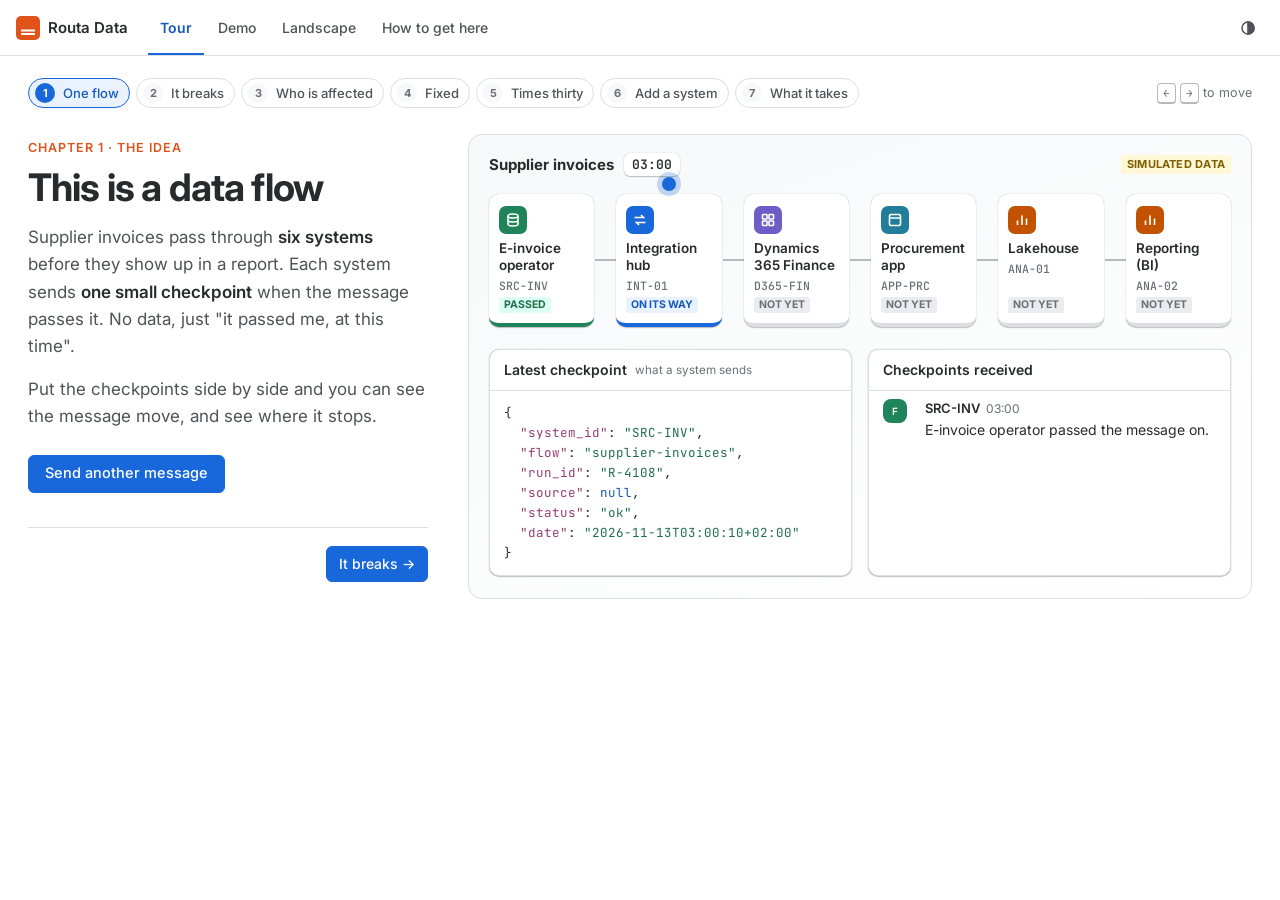
<file: index.html>
<!doctype html>
<html lang="en">
<head>
<meta charset="utf-8">
<meta name="viewport" content="width=device-width, initial-scale=1">
<title>Routa · Data contracts</title>
<meta http-equiv="refresh" content="0; url=tour/">
<link rel="canonical" href="tour/">
<style>:root{color-scheme:light dark}body{margin:0;min-height:100vh;display:grid;place-items:center;font:16px/1.5 -apple-system,BlinkMacSystemFont,"Segoe UI",Roboto,Arial,sans-serif}</style>
</head>
<body>
<p>This page has moved: <a href="tour/">continue</a>.</p>
<script>location.replace('tour/' + location.hash);</script>
</body>
</html>
</file>
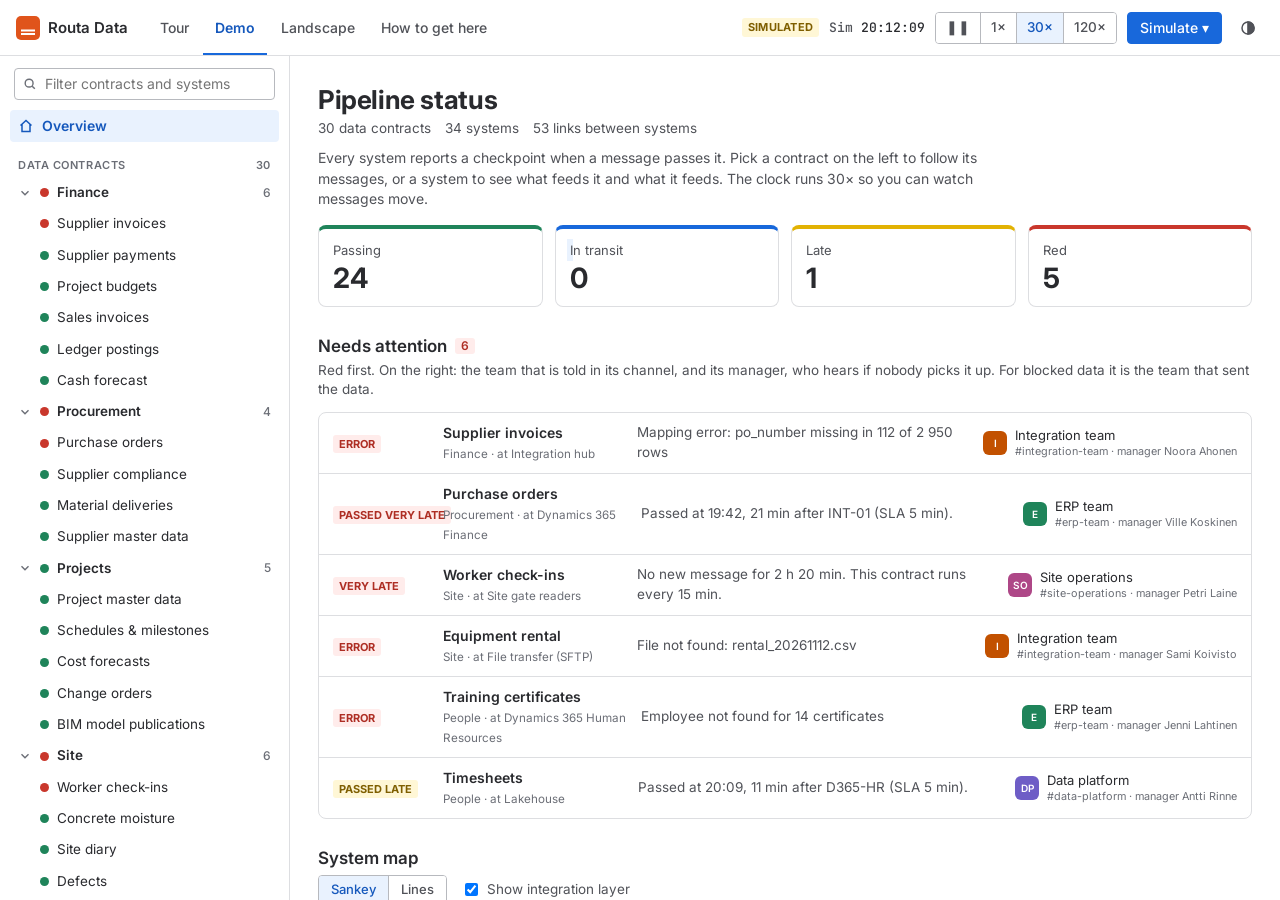
<file: demo/index.html>
<!doctype html>
<html lang="en">
<head>
<meta charset="utf-8">
<meta name="viewport" content="width=device-width, initial-scale=1">
<title>Routa · Demo</title>
<meta name="description" content="Sandbox prototype: data contracts, checkpoints and relationships between systems. Invented data.">
<link rel="preconnect" href="https://fonts.googleapis.com">
<link rel="preconnect" href="https://fonts.gstatic.com" crossorigin>
<link href="https://fonts.googleapis.com/css2?family=Inter:wght@400;500;600;700&family=JetBrains+Mono:wght@400;500&display=swap" rel="stylesheet">
<link rel="stylesheet" href="base.css">
<link rel="stylesheet" href="style.css">
<link rel="icon" href="data:image/svg+xml,%3Csvg xmlns='http://www.w3.org/2000/svg' viewBox='0 0 16 16'%3E%3Crect width='16' height='16' rx='3' fill='%23e0541b'/%3E%3Cpath d='M3 10h10M3 12.5h10' stroke='%23fff' stroke-width='1.5'/%3E%3C/svg%3E">
<link rel="stylesheet" href="../shared/nav.css">
</head>
<body>
<header class="appbar">
  <button class="icon-btn side-toggle" type="button" id="side-toggle" aria-label="Show navigation" aria-expanded="false">
    <svg viewBox="0 0 16 16" aria-hidden="true"><path d="M2.5 4h11M2.5 8h11M2.5 12h11"/></svg>
  </button>
  <a class="logo" href="../tour/" aria-label="Routa Data, start of the tour">
    <svg viewBox="0 0 24 24" aria-hidden="true"><rect width="24" height="24" rx="5"/><path d="M5 14.5h14M5 18h14"/></svg>
    <span>Routa Data</span>
  </a>
  <nav class="topnav" aria-label="Pages">
    <a href="../tour/">Tour</a>
    <a href="../demo/" aria-current="page">Demo</a>
    <a href="../landscape/">Landscape</a>
    <a href="../guide/">How to get here</a>
  </nav>
  <span class="spacer"></span>
  <span class="simtag" title="The systems are simulated; the status logic is what a real platform would run.">Simulated</span>
  <span class="clock" title="Simulated clock. Messages move faster than real time so you can watch them.">Sim <b id="clock">--:--:--</b></span>
  <div class="seg" role="group" aria-label="Simulation speed">
    <button type="button" data-speed="0" aria-pressed="false" title="Pause">❚❚</button>
    <button type="button" data-speed="1" aria-pressed="false">1×</button>
    <button type="button" data-speed="30" aria-pressed="true">30×</button>
    <button type="button" data-speed="120" aria-pressed="false">120×</button>
  </div>
  <div class="menu-wrap">
    <button class="btn primary" type="button" id="sim-btn" aria-haspopup="true" aria-expanded="false">Simulate ▾</button>
    <div class="menu" id="sim-menu" role="menu" hidden></div>
  </div>
  <button class="icon-btn" type="button" id="theme" aria-label="Toggle dark mode">
    <svg viewBox="0 0 16 16" aria-hidden="true"><circle cx="8" cy="8" r="6" fill="none" stroke="currentColor" stroke-width="1.5"/><path d="M8 2a6 6 0 0 1 0 12z" fill="currentColor"/></svg>
  </button>
</header>

<div class="shell">
  <nav class="side" id="side" aria-label="Contracts and systems"></nav>
  <main class="content" id="view" tabindex="-1"><p class="muted">Loading…</p></main>
</div>
<div class="tip" id="tip" hidden></div>

<script src="engine.js"></script>
<script src="app.js"></script>
</body>
</html>
</file>
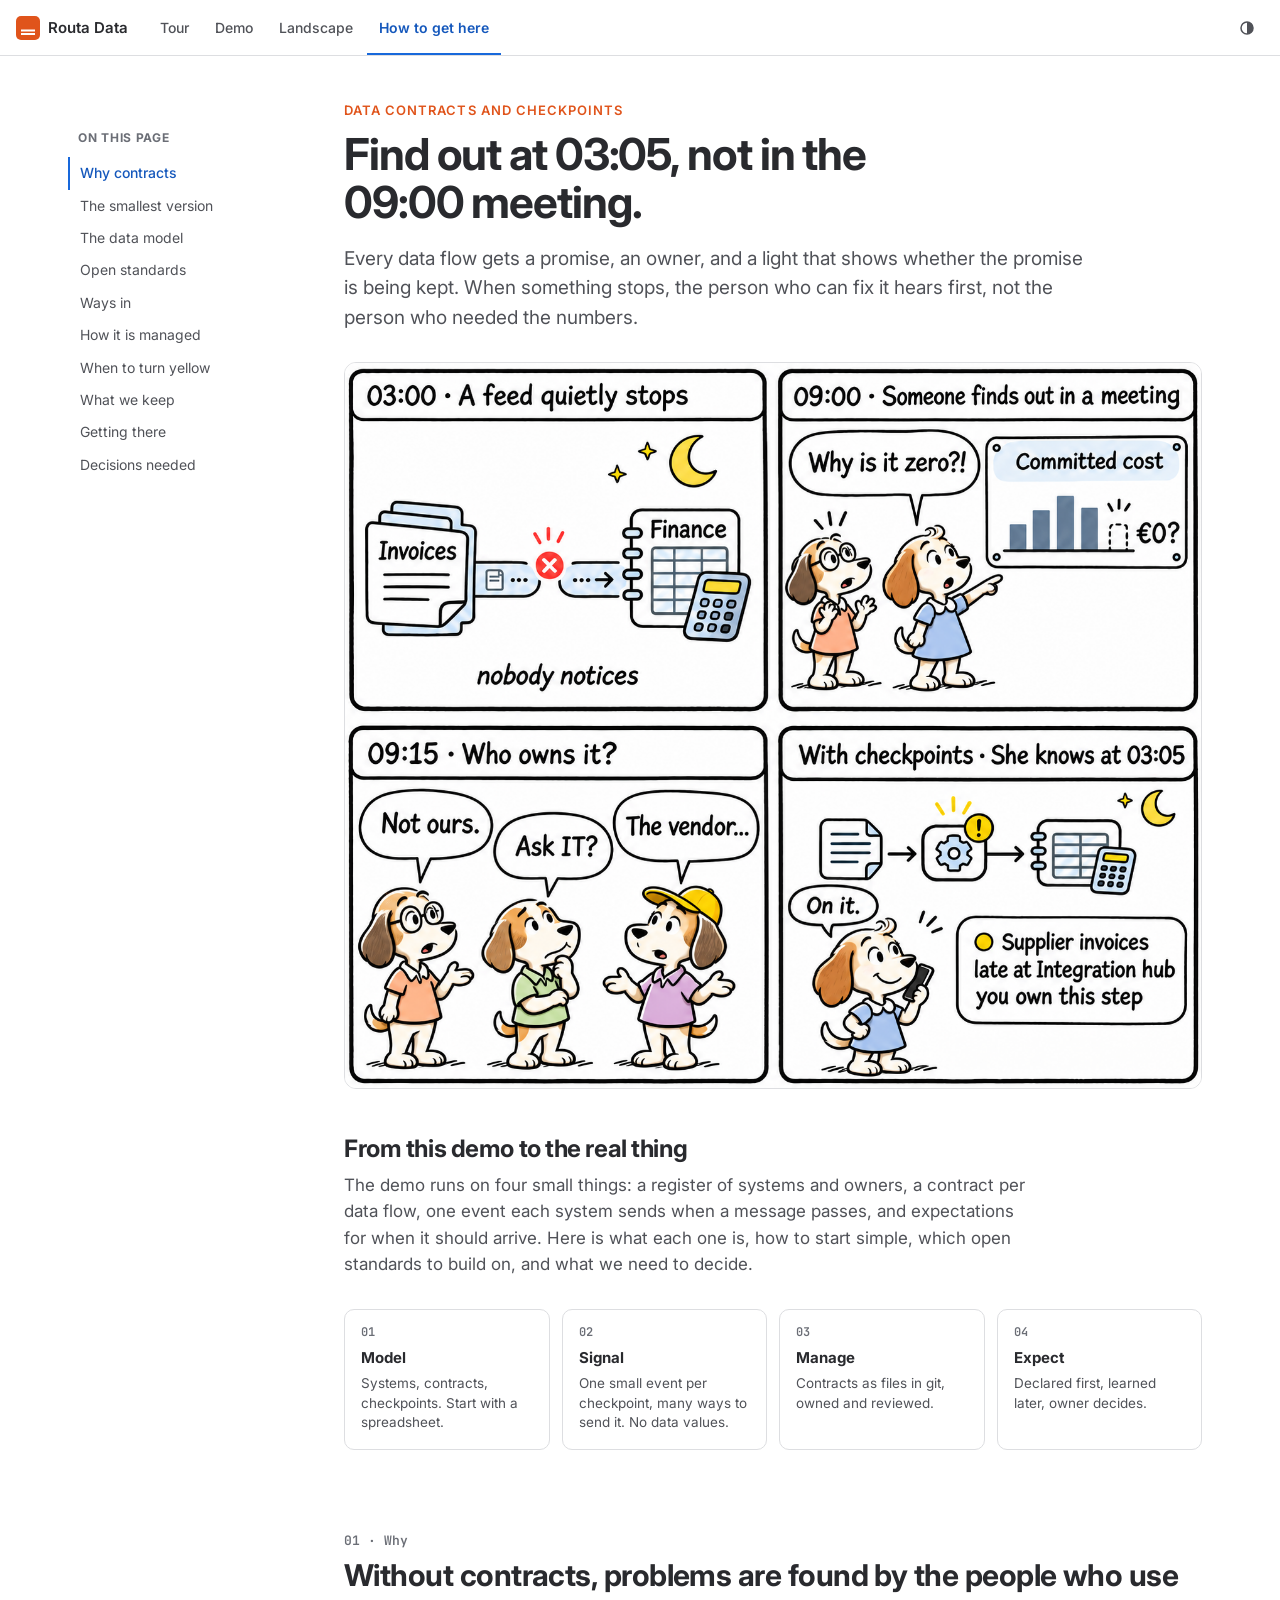
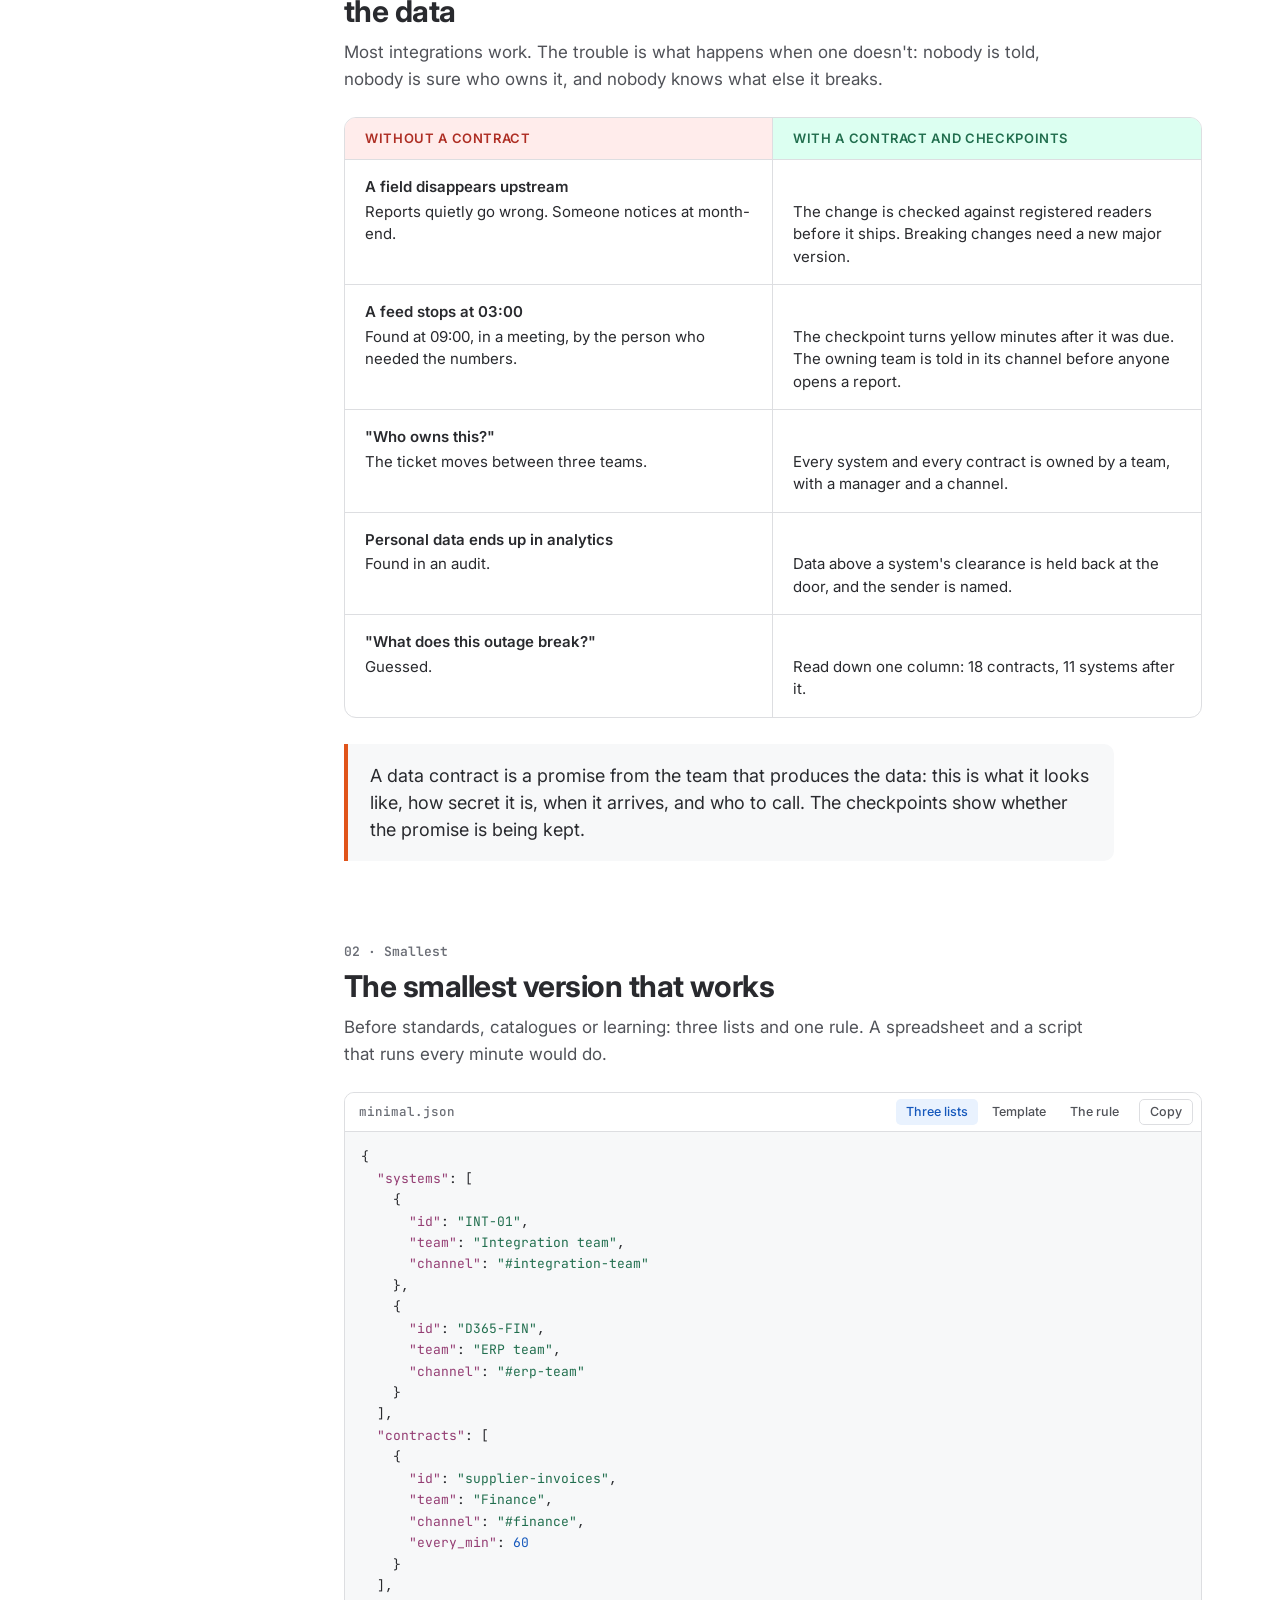
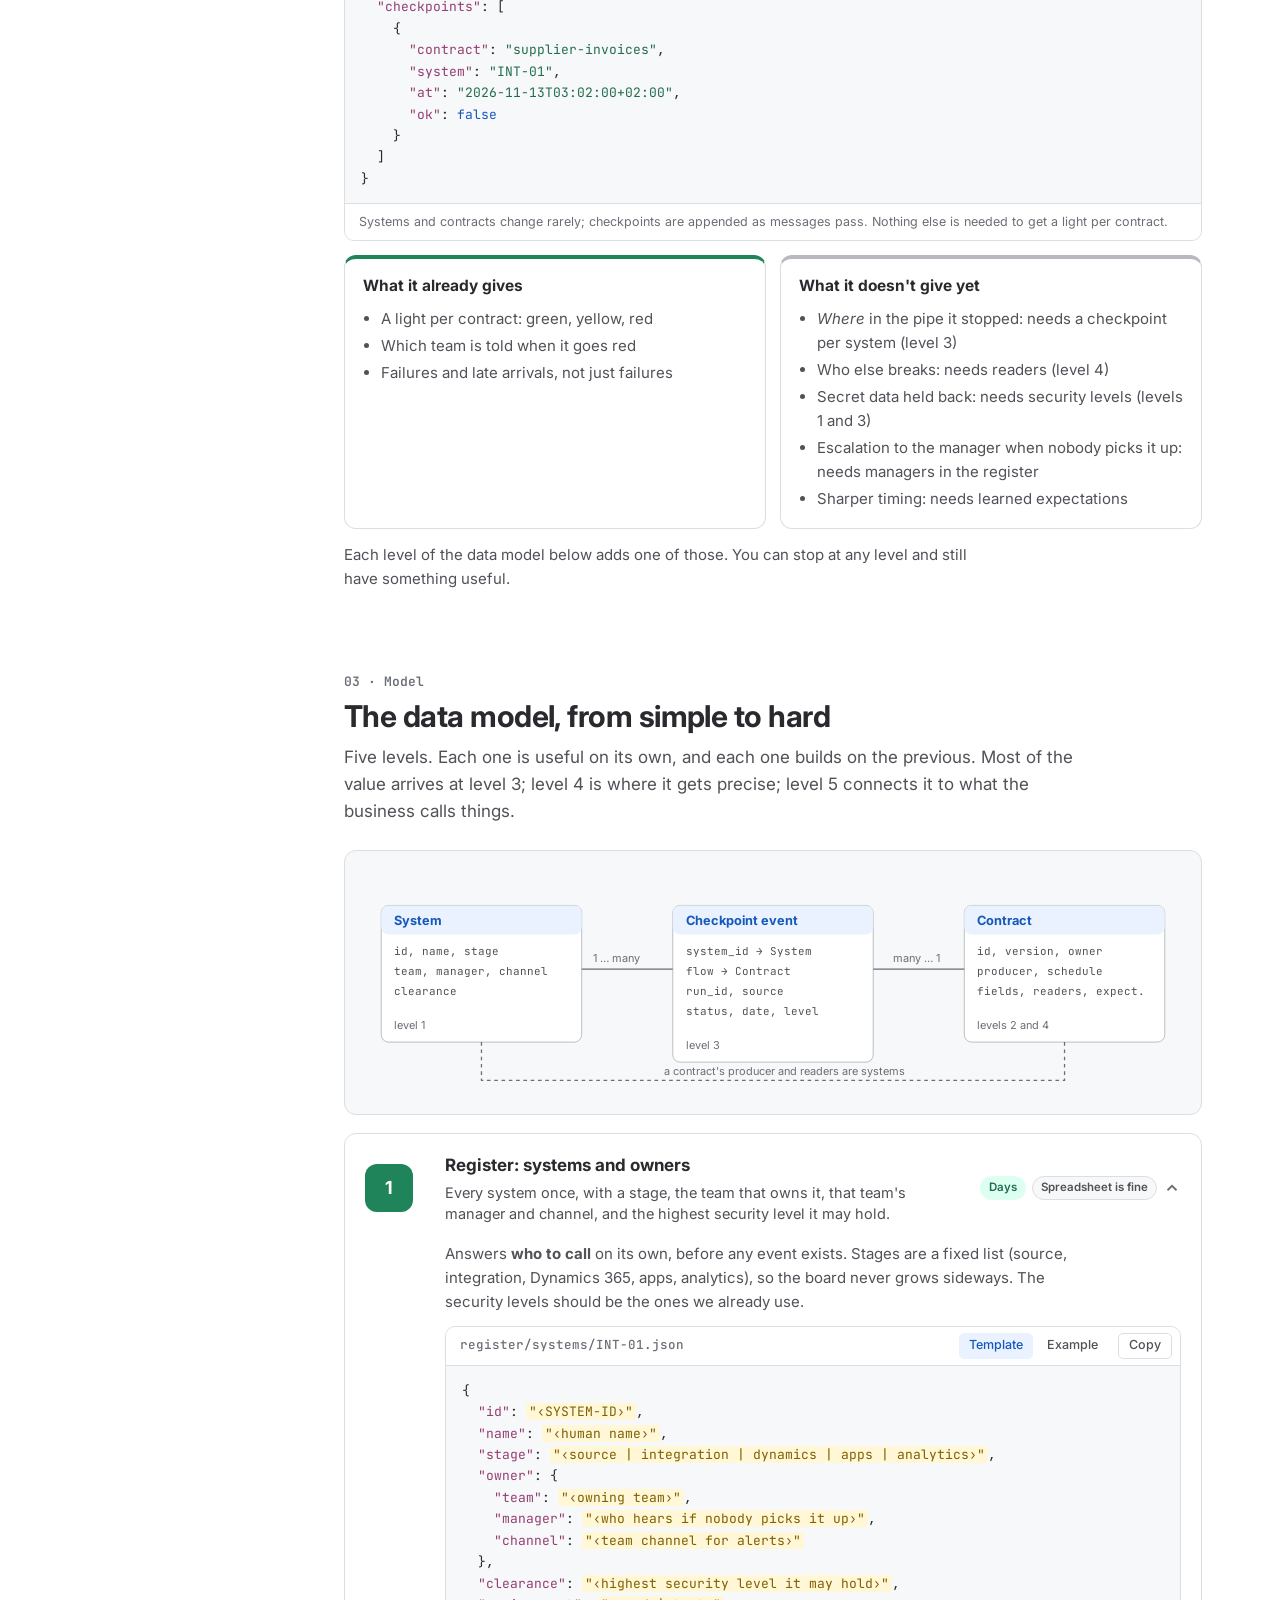
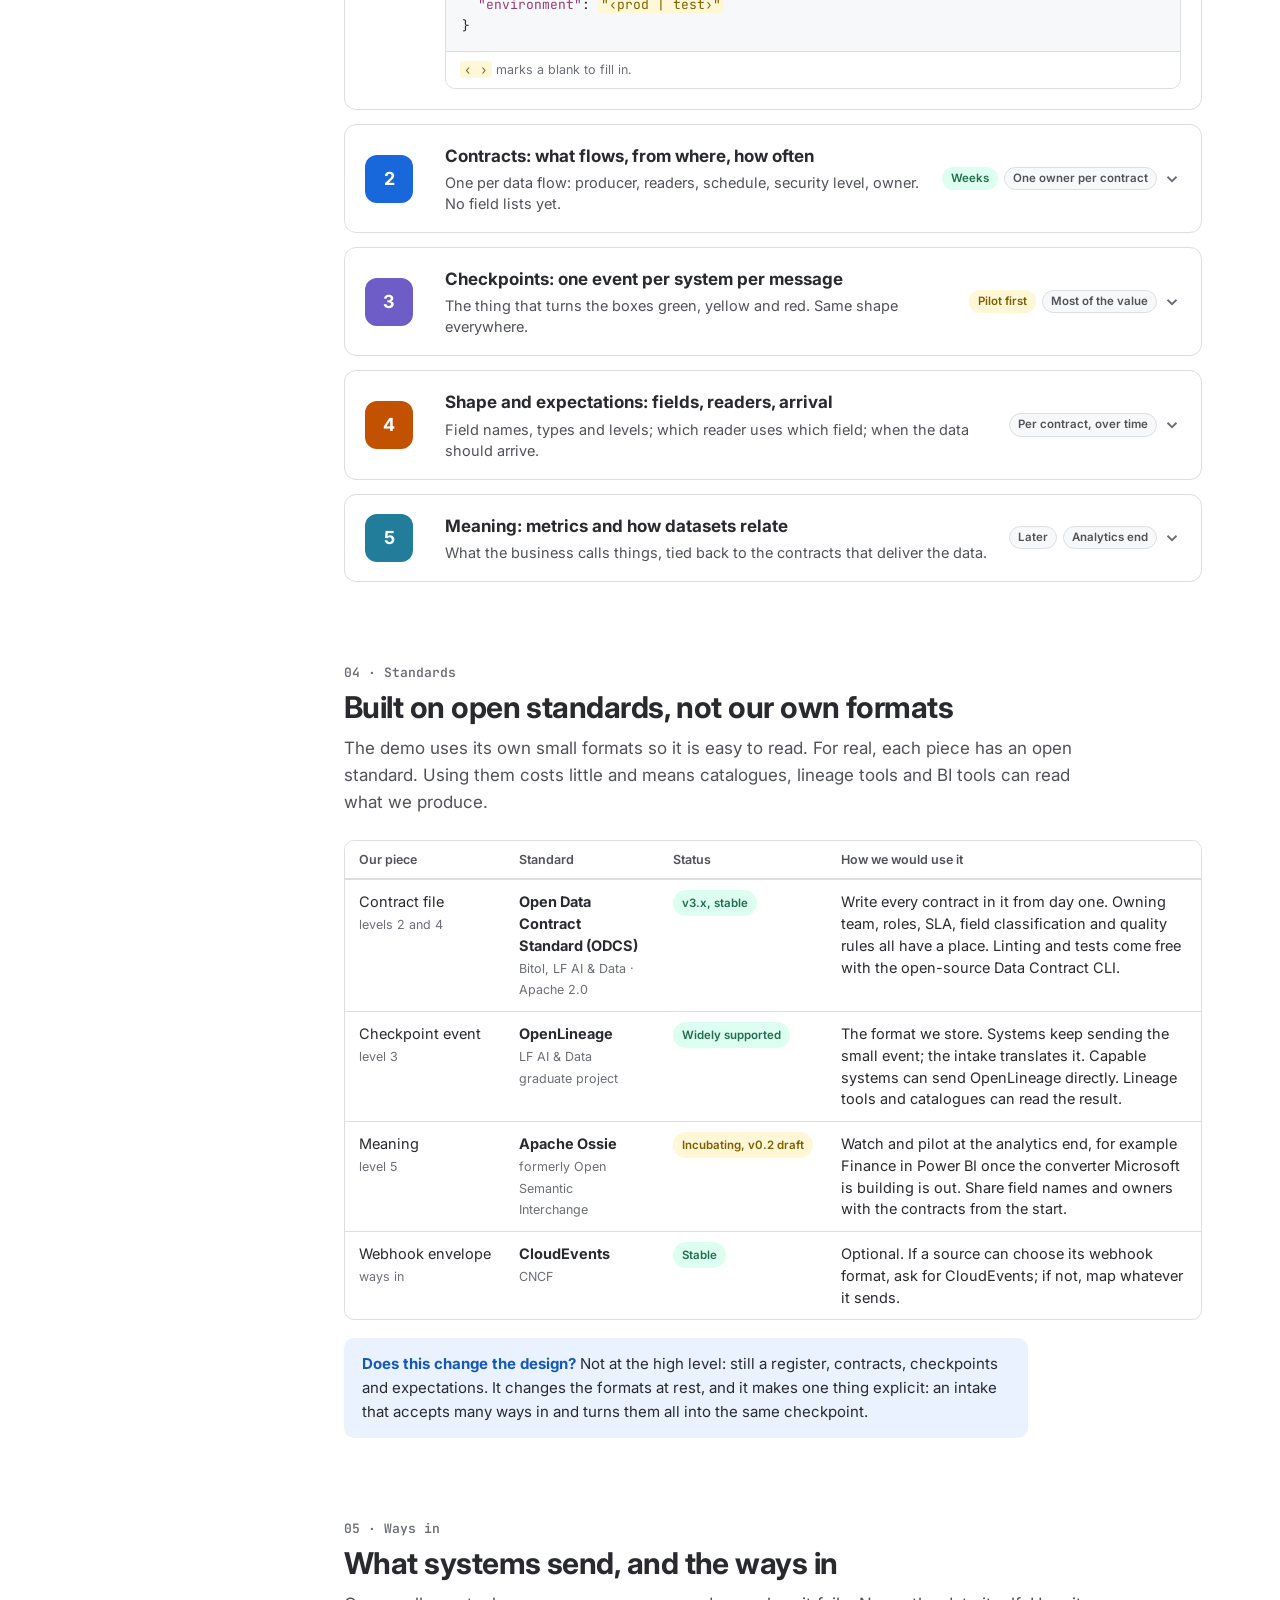
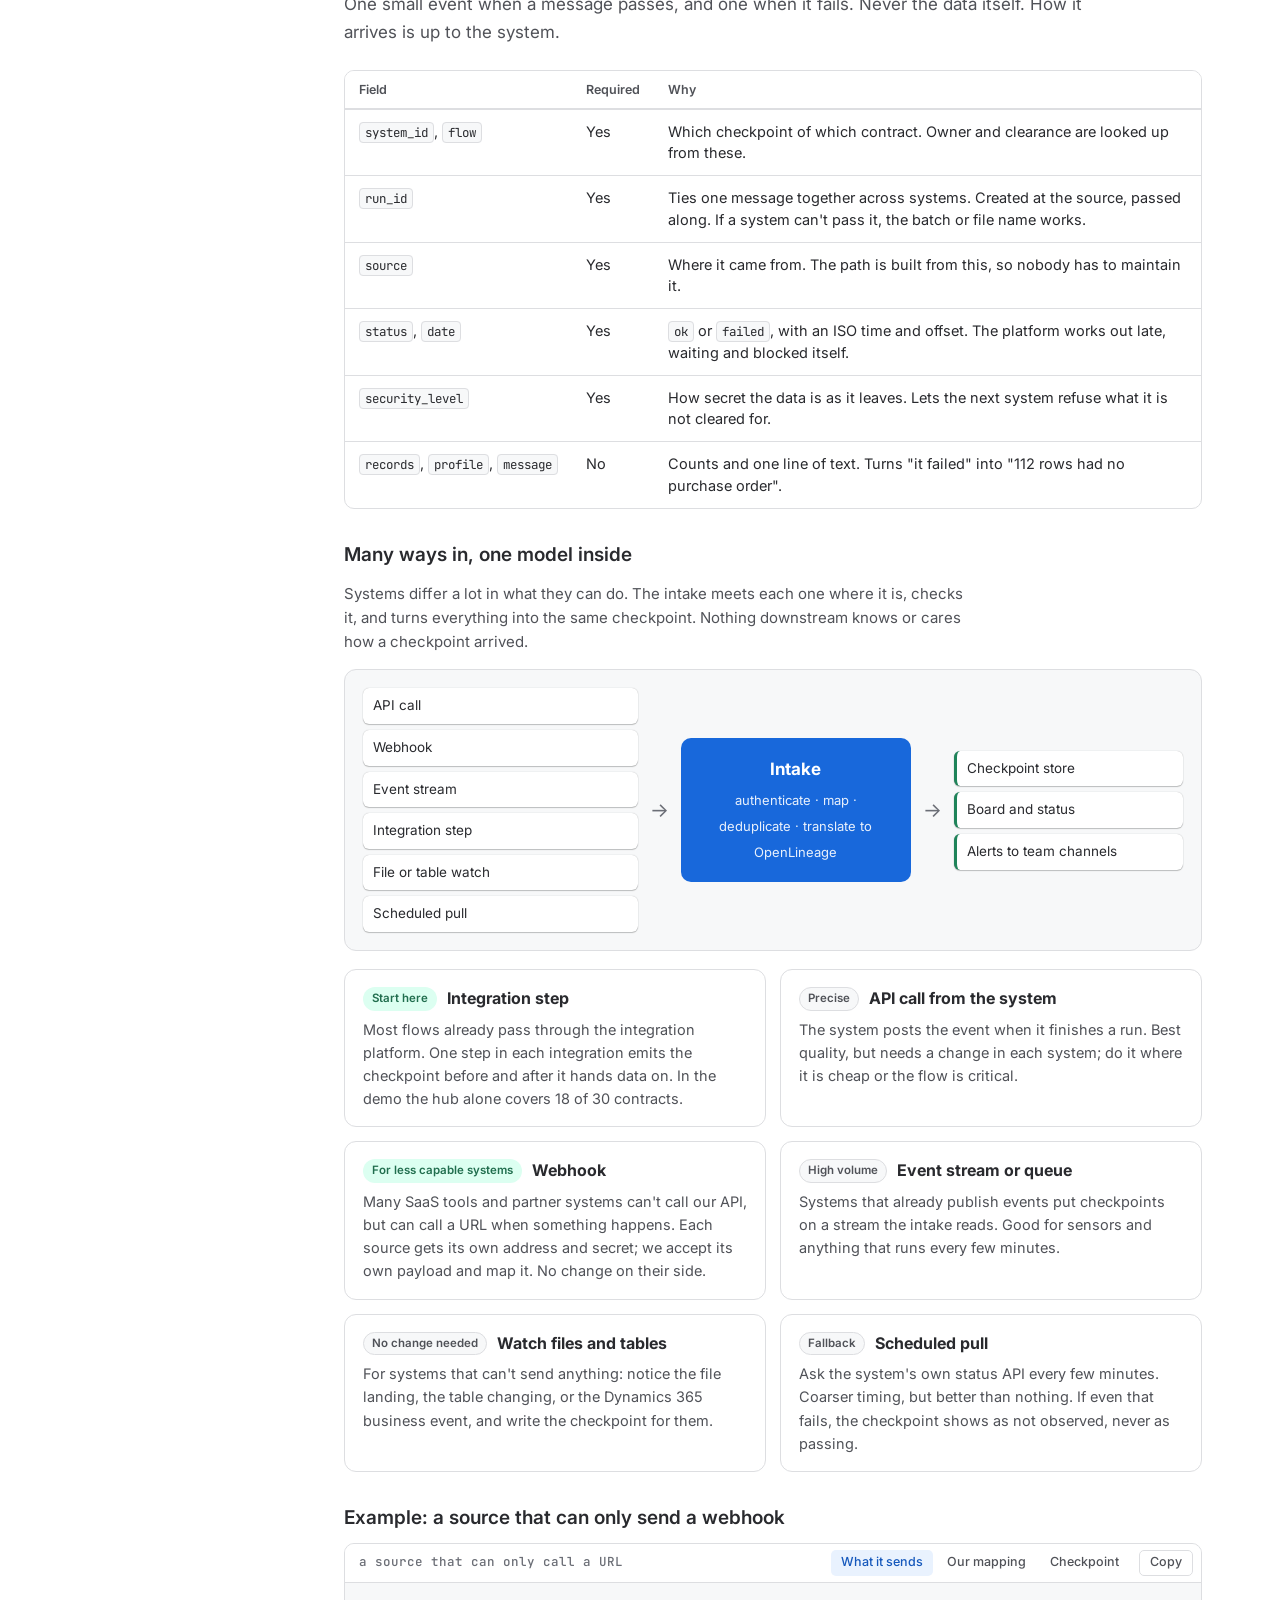
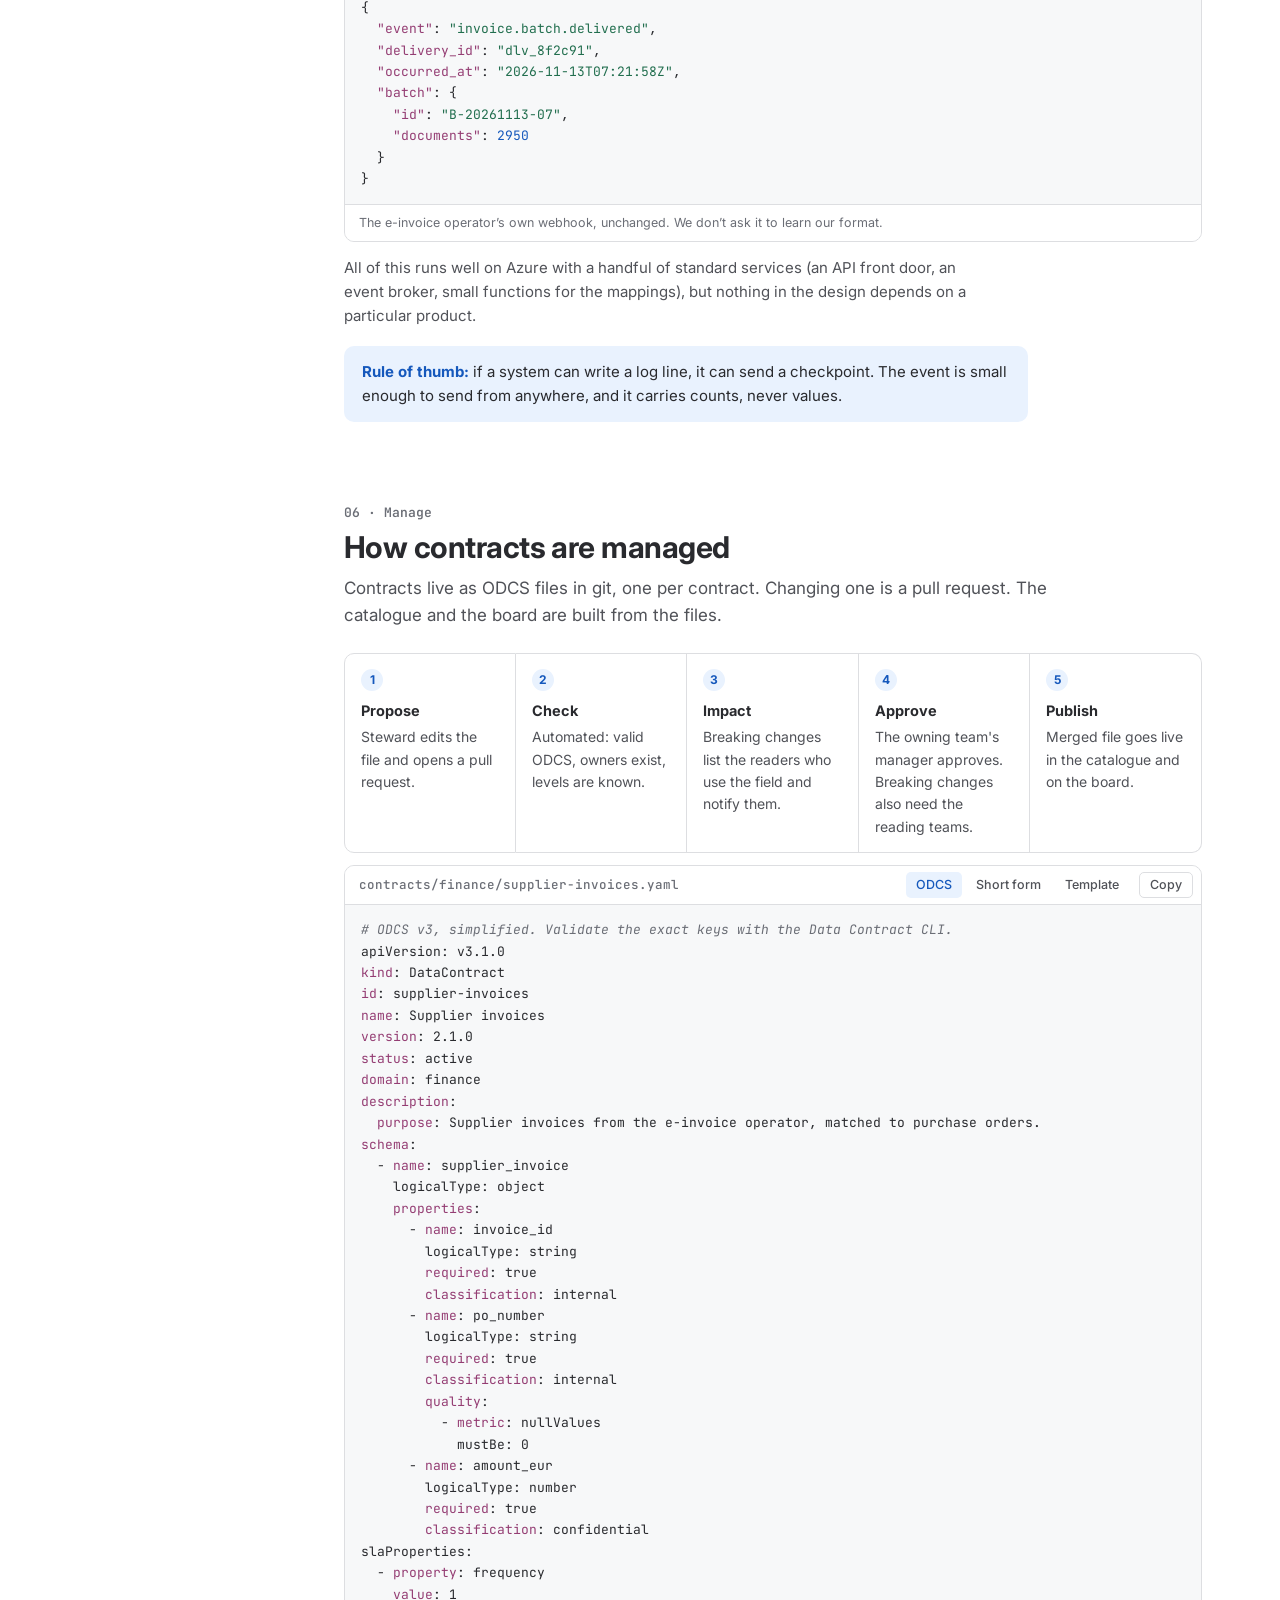
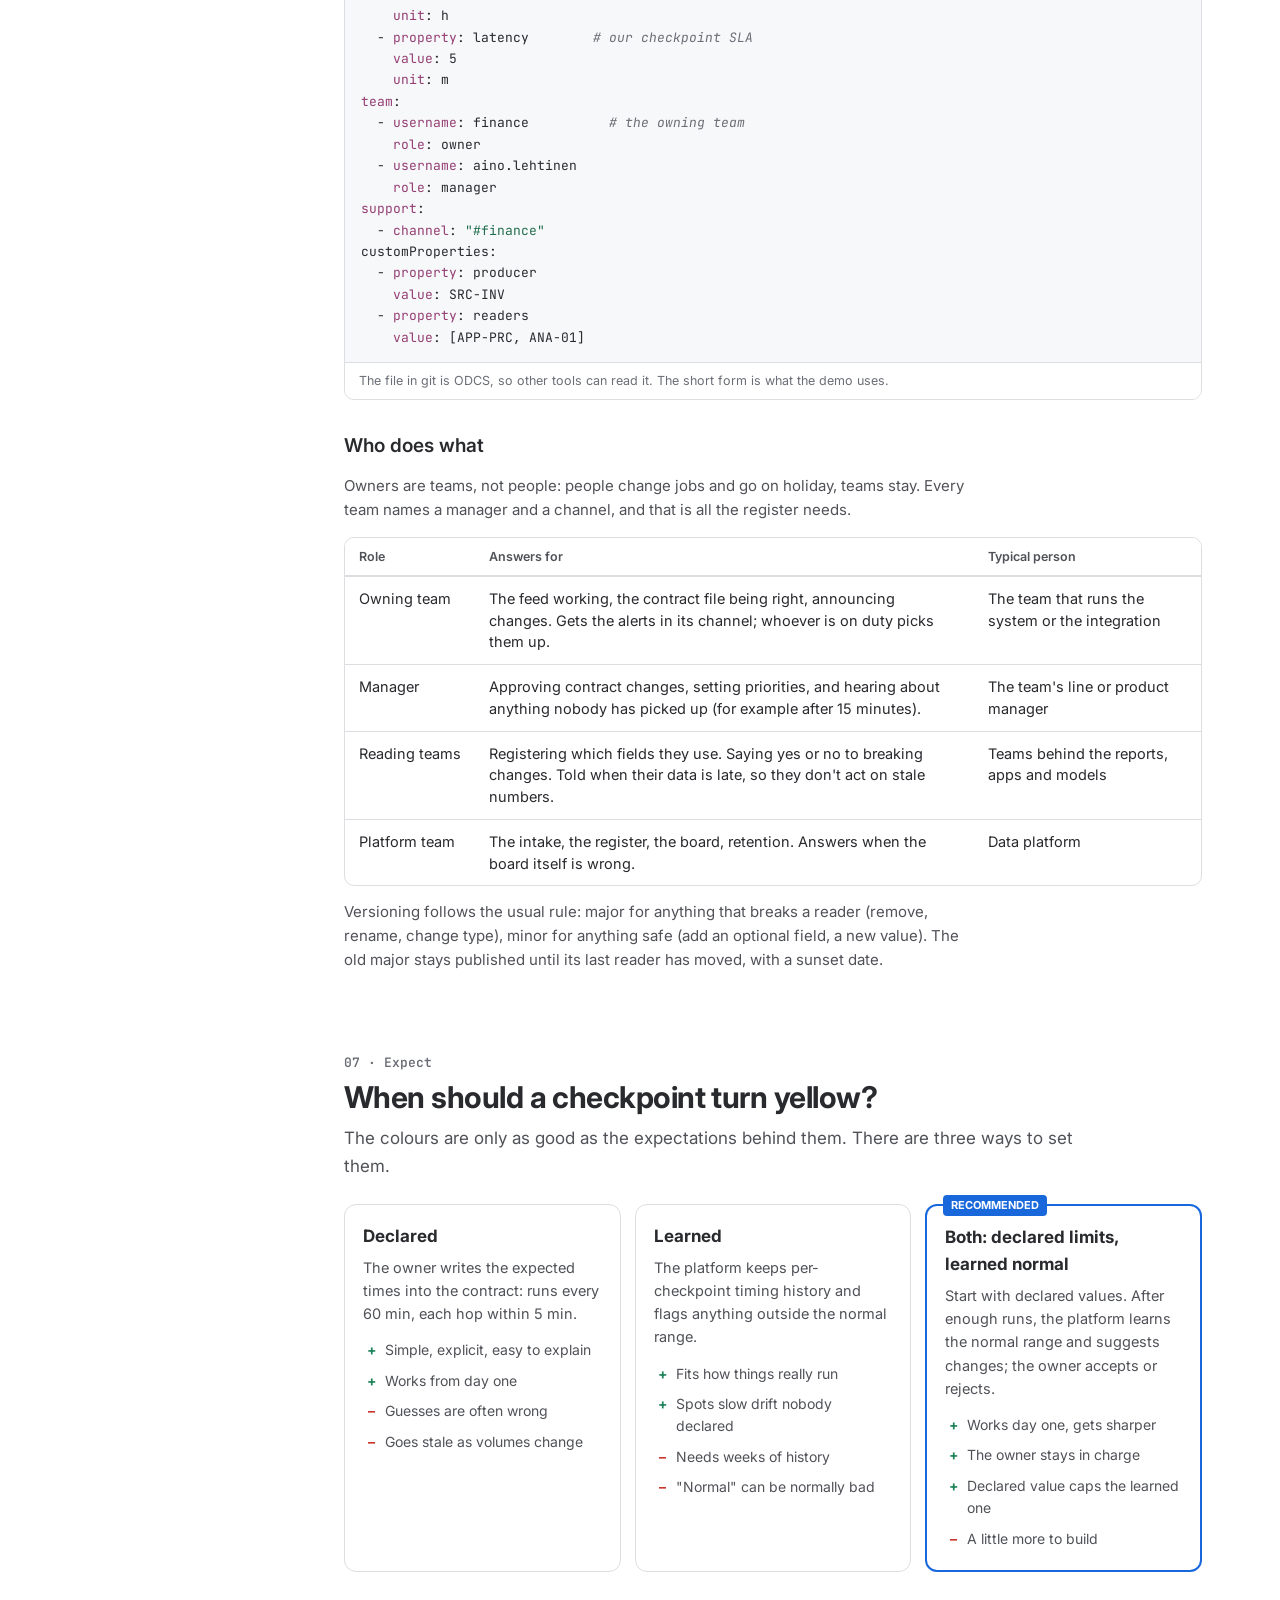
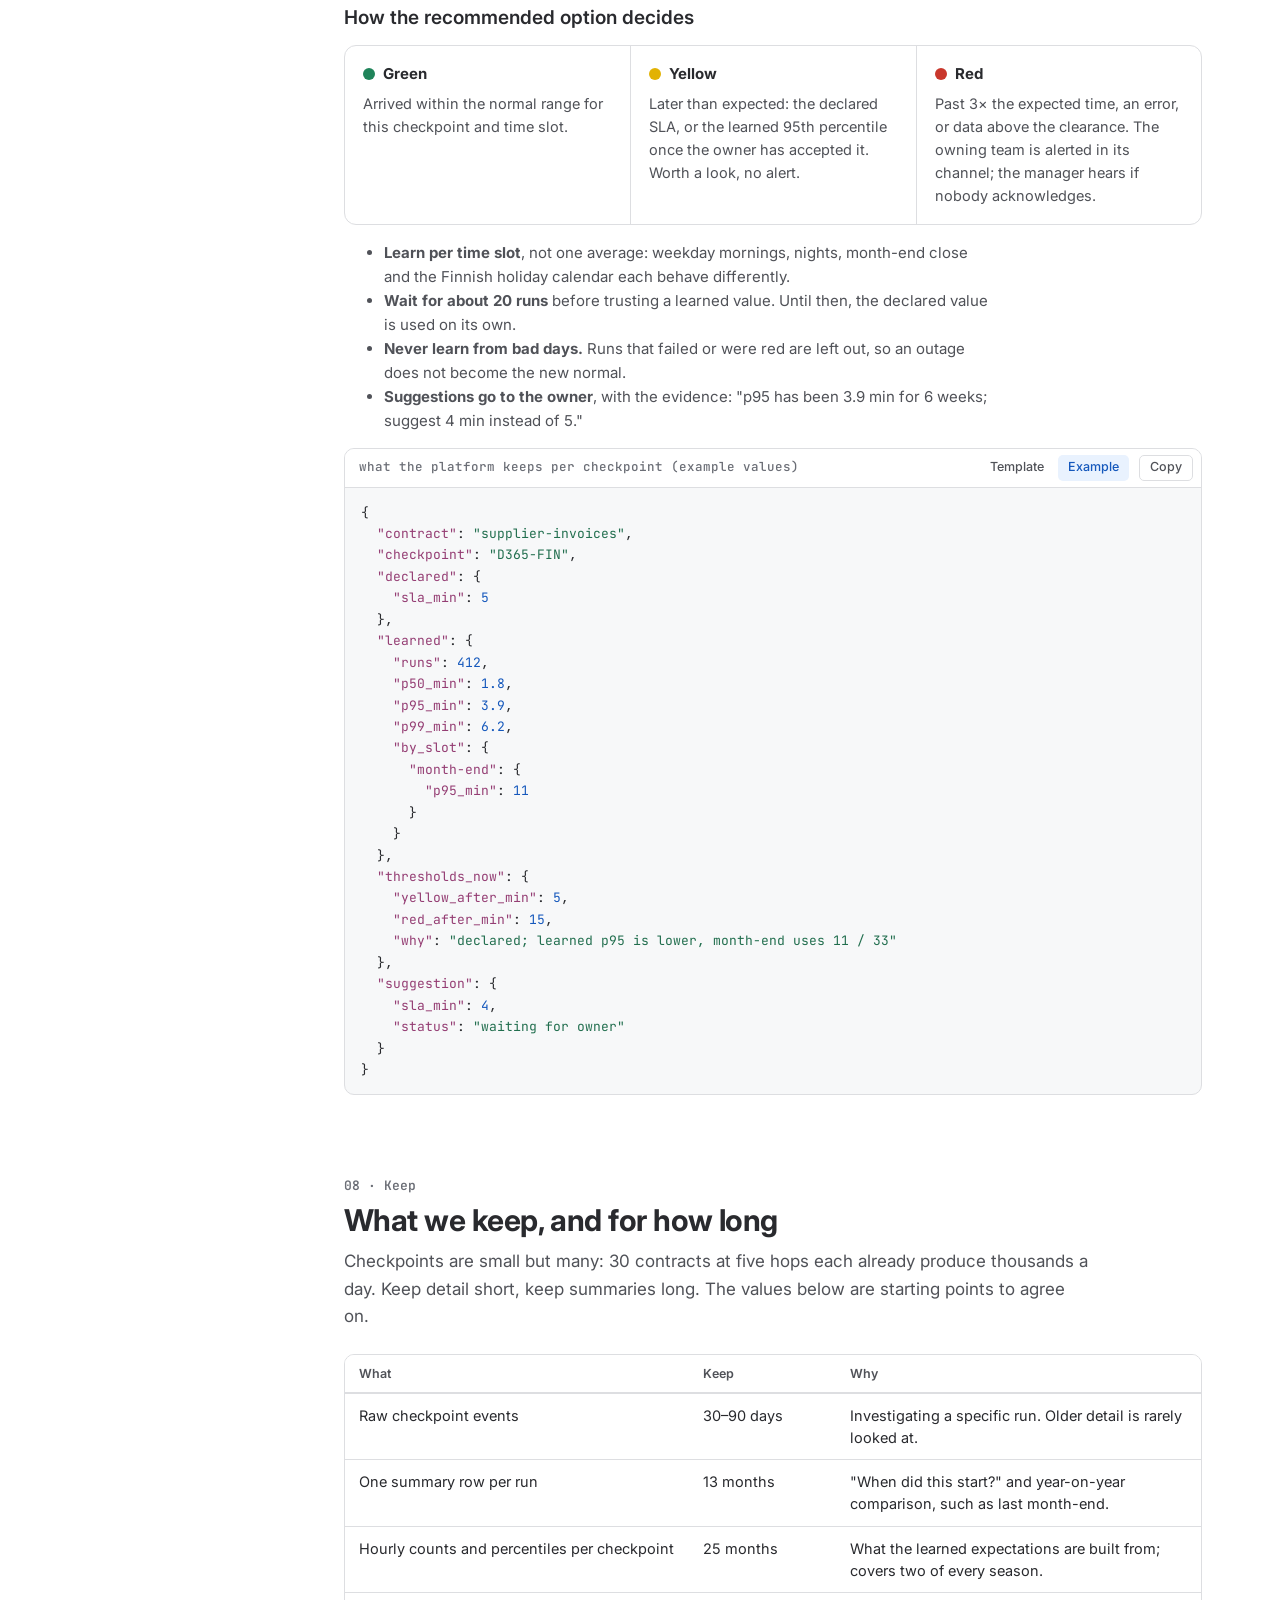
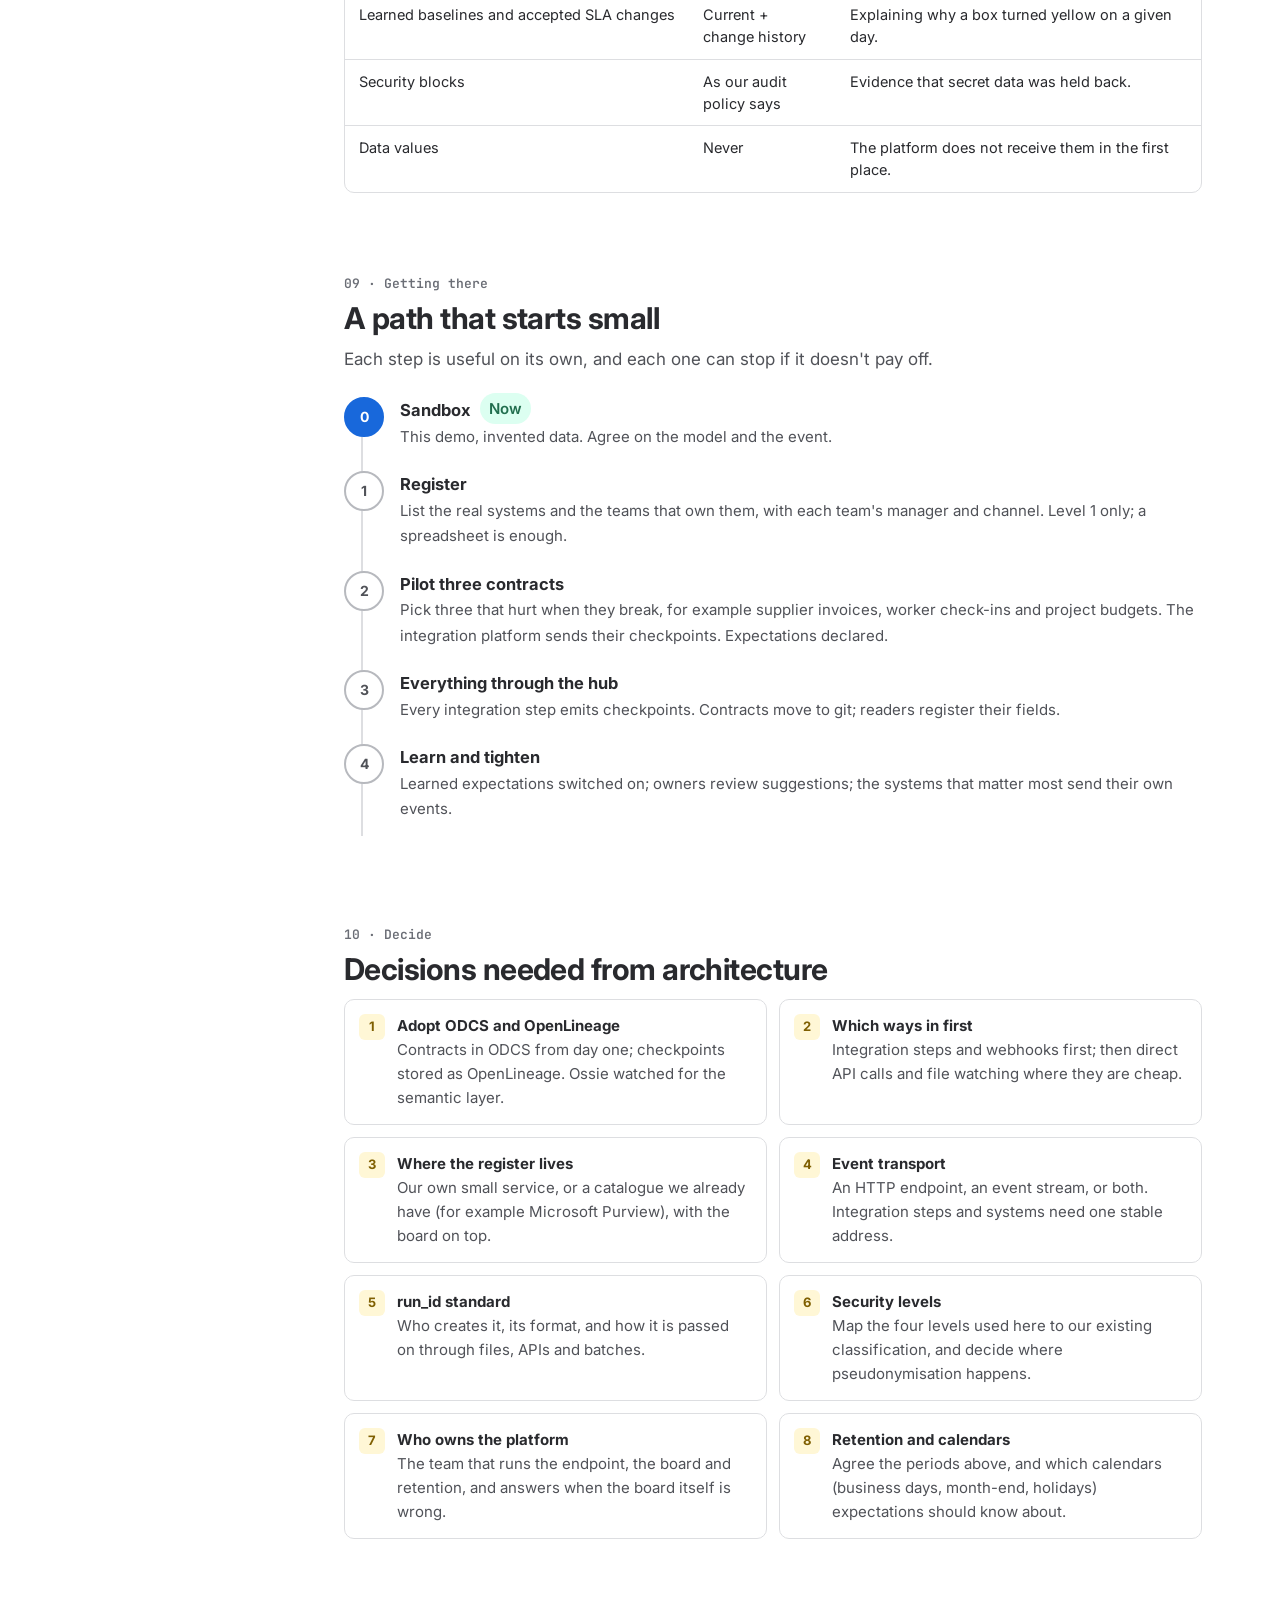
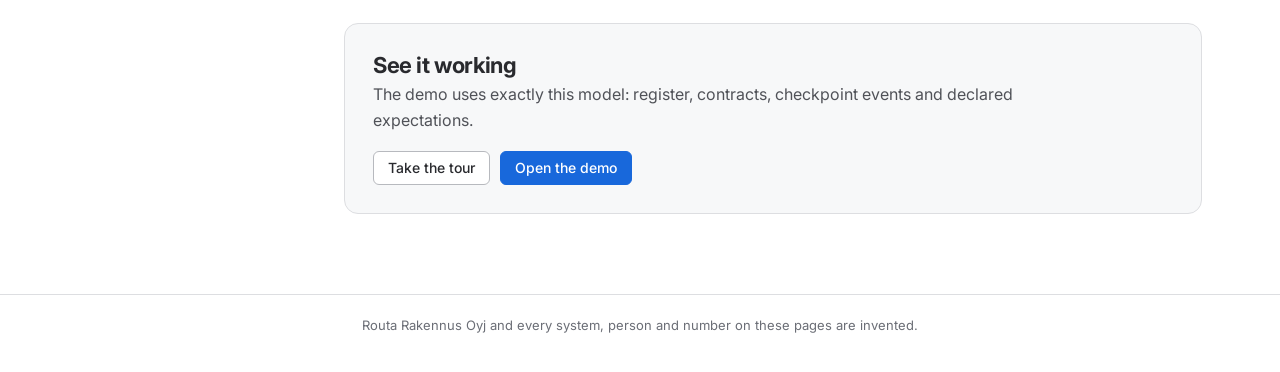
<file: guide/index.html>
<!doctype html>
<html lang="en">
<head>
<meta charset="utf-8">
<meta name="viewport" content="width=device-width, initial-scale=1">
<title>How to get here · Routa data contracts</title>
<meta name="description" content="From demo to real: the data model, what systems send, how contracts are managed, and how expectations are set. For data architects.">
<link rel="preconnect" href="https://fonts.googleapis.com">
<link rel="preconnect" href="https://fonts.gstatic.com" crossorigin>
<link href="https://fonts.googleapis.com/css2?family=Inter:wght@400;500;600;700&family=JetBrains+Mono:wght@400;500&display=swap" rel="stylesheet">
<link rel="stylesheet" href="guide.css">
<link rel="icon" href="data:image/svg+xml,%3Csvg xmlns='http://www.w3.org/2000/svg' viewBox='0 0 16 16'%3E%3Crect width='16' height='16' rx='3' fill='%23e0541b'/%3E%3Cpath d='M3 10h10M3 12.5h10' stroke='%23fff' stroke-width='1.5'/%3E%3C/svg%3E">
<link rel="stylesheet" href="../shared/nav.css">
</head>
<body>
<header class="appbar">
  <a class="logo" href="../tour/" aria-label="Routa Data, start of the tour">
    <svg viewBox="0 0 24 24" aria-hidden="true"><rect width="24" height="24" rx="5"/><path d="M5 14.5h14M5 18h14"/></svg>
    <span>Routa Data</span>
  </a>
  <nav class="topnav" aria-label="Pages">
    <a href="../tour/">Tour</a>
    <a href="../demo/">Demo</a>
    <a href="../landscape/">Landscape</a>
    <a href="../guide/" aria-current="page">How to get here</a>
  </nav>
  <span class="spacer"></span>
  <button class="icon-btn" type="button" id="theme" aria-label="Toggle dark mode">
    <svg viewBox="0 0 16 16" aria-hidden="true"><circle cx="8" cy="8" r="6" fill="none" stroke="currentColor" stroke-width="1.5"/><path d="M8 2a6 6 0 0 1 0 12z" fill="currentColor"/></svg>
  </button>
</header>

<div class="wrap">
  <nav class="toc" aria-label="On this page">
    <b>On this page</b>
    <a href="#why">Why contracts</a>
    <a href="#minimal">The smallest version</a>
    <a href="#model">The data model</a>
    <a href="#standards">Open standards</a>
    <a href="#send">Ways in</a>
    <a href="#manage">How it is managed</a>
    <a href="#expect">When to turn yellow</a>
    <a href="#keep">What we keep</a>
    <a href="#road">Getting there</a>
    <a href="#decide">Decisions needed</a>
  </nav>

  <main>
    <p class="eyebrow">Data contracts and checkpoints</p>
    <h1>Find out at 03:05, not in the 09:00 meeting.</h1>
    <p class="lede">Every data flow gets a promise, an owner, and a light that shows whether the promise is being kept. When something stops, the person who can fix it hears first, not the person who needed the numbers.</p>
    <figure class="why-img">
      <img src="why-comic.png" width="1363" height="1154" alt="Four-panel comic. 03:00: a feed between invoices and finance quietly stops, and nobody notices. 09:00: someone finds out in a meeting when committed cost shows zero. 09:15: three people say not ours, ask IT, the vendor. With checkpoints: a warning lights at the integration step at 03:05, the owner gets a message that supplier invoices are late at the integration hub, and says she is on it.">
    </figure>
    <h2 class="hero2">From this demo to the real thing</h2>
    <p class="lede small">The demo runs on four small things: a register of systems and owners, a contract per data flow, one event each system sends when a message passes, and expectations for when it should arrive. Here is what each one is, how to start simple, which open standards to build on, and what we need to decide.</p>
    <div class="steps4">
      <a href="#model"><span class="n">01</span><b>Model</b><span>Systems, contracts, checkpoints. Start with a spreadsheet.</span></a>
      <a href="#send"><span class="n">02</span><b>Signal</b><span>One small event per checkpoint, many ways to send it. No data values.</span></a>
      <a href="#manage"><span class="n">03</span><b>Manage</b><span>Contracts as files in git, owned and reviewed.</span></a>
      <a href="#expect"><span class="n">04</span><b>Expect</b><span>Declared first, learned later, owner decides.</span></a>
    </div>

    <!-- ===================================================== -->
    <section id="why">
      <span class="secnum">01 · Why</span>
      <h2>Without contracts, problems are found by the people who use the data</h2>
      <p class="sub">Most integrations work. The trouble is what happens when one doesn't: nobody is told, nobody is sure who owns it, and nobody knows what else it breaks.</p>
      <div class="vs">
        <div class="row hd"><div>Without a contract</div><div>With a contract and checkpoints</div></div>
        <div class="row"><div><span class="topic">A field disappears upstream</span>Reports quietly go wrong. Someone notices at month-end.</div><div><span class="topic">&nbsp;</span>The change is checked against registered readers before it ships. Breaking changes need a new major version.</div></div>
        <div class="row"><div><span class="topic">A feed stops at 03:00</span>Found at 09:00, in a meeting, by the person who needed the numbers.</div><div><span class="topic">&nbsp;</span>The checkpoint turns yellow minutes after it was due. The owning team is told in its channel before anyone opens a report.</div></div>
        <div class="row"><div><span class="topic">"Who owns this?"</span>The ticket moves between three teams.</div><div><span class="topic">&nbsp;</span>Every system and every contract is owned by a team, with a manager and a channel.</div></div>
        <div class="row"><div><span class="topic">Personal data ends up in analytics</span>Found in an audit.</div><div><span class="topic">&nbsp;</span>Data above a system's clearance is held back at the door, and the sender is named.</div></div>
        <div class="row"><div><span class="topic">"What does this outage break?"</span>Guessed.</div><div><span class="topic">&nbsp;</span>Read down one column: 18 contracts, 11 systems after it.</div></div>
      </div>
      <p class="quote">A data contract is a promise from the team that produces the data: this is what it looks like, how secret it is, when it arrives, and who to call. The checkpoints show whether the promise is being kept.</p>
    </section>

    <!-- ===================================================== -->
    <section id="minimal">
      <span class="secnum">02 · Smallest</span>
      <h2>The smallest version that works</h2>
      <p class="sub">Before standards, catalogues or learning: three lists and one rule. A spreadsheet and a script that runs every minute would do.</p>
      <div data-snip="minimal"></div>
      <div class="gets">
        <div><b>What it already gives</b>
          <ul><li>A light per contract: green, yellow, red</li><li>Which team is told when it goes red</li><li>Failures and late arrivals, not just failures</li></ul></div>
        <div><b>What it doesn't give yet</b>
          <ul><li><i>Where</i> in the pipe it stopped: needs a checkpoint per system (level 3)</li><li>Who else breaks: needs readers (level 4)</li><li>Secret data held back: needs security levels (levels 1 and 3)</li><li>Escalation to the manager when nobody picks it up: needs managers in the register</li><li>Sharper timing: needs learned expectations</li></ul></div>
      </div>
      <p style="color:var(--text-2);font-size:15px;margin-top:14px">Each level of the data model below adds one of those. You can stop at any level and still have something useful.</p>
    </section>

    <!-- ===================================================== -->
    <section id="model">
      <span class="secnum">03 · Model</span>
      <h2>The data model, from simple to hard</h2>
      <p class="sub">Five levels. Each one is useful on its own, and each one builds on the previous. Most of the value arrives at level 3; level 4 is where it gets precise; level 5 connects it to what the business calls things.</p>

      <div class="erd" aria-label="Entity diagram">
        <svg viewBox="0 0 900 250" role="img" aria-label="System has many checkpoints; contract has many checkpoints; contract has a producer and readers that are systems; each checkpoint belongs to a run">
          <g class="ent"><rect x="20" y="40" width="220" height="150" rx="8"/><rect class="hd" x="20" y="40" width="220" height="32" rx="8"/>
            <text class="t" x="34" y="61">System</text>
            <text class="f" x="34" y="94">id, name, stage</text><text class="f" x="34" y="116">team, manager, channel</text><text class="f" x="34" y="138">clearance</text>
            <text class="lab" x="34" y="176">level 1</text></g>
          <g class="ent"><rect x="660" y="40" width="220" height="150" rx="8"/><rect class="hd" x="660" y="40" width="220" height="32" rx="8"/>
            <text class="t" x="674" y="61">Contract</text>
            <text class="f" x="674" y="94">id, version, owner</text><text class="f" x="674" y="116">producer, schedule</text><text class="f" x="674" y="138">fields, readers, expect.</text>
            <text class="lab" x="674" y="176">levels 2 and 4</text></g>
          <g class="ent"><rect x="340" y="40" width="220" height="172" rx="8"/><rect class="hd" x="340" y="40" width="220" height="32" rx="8"/>
            <text class="t" x="354" y="61">Checkpoint event</text>
            <text class="f" x="354" y="94">system_id → System</text><text class="f" x="354" y="116">flow → Contract</text><text class="f" x="354" y="138">run_id, source</text><text class="f" x="354" y="160">status, date, level</text>
            <text class="lab" x="354" y="198">level 3</text></g>
          <path d="M240 110 H340"/><text class="lab" x="252" y="102">1 … many</text>
          <path d="M560 110 H660"/><text class="lab" x="582" y="102">many … 1</text>
          <path d="M130 190 V232 H770 V190" stroke-dasharray="4 4"/><text class="lab" x="330" y="226">a contract's producer and readers are systems</text>
        </svg>
      </div>

      <div class="ladder" style="margin-top:18px">
        <div class="lv open">
          <button type="button" class="lh" aria-expanded="true"><span class="step">1</span>
            <span class="tx"><b>Register: systems and owners</b><span>Every system once, with a stage, the team that owns it, that team's manager and channel, and the highest security level it may hold.</span></span>
            <span class="meta"><span class="pill green">Days</span><span class="pill">Spreadsheet is fine</span>
              <svg class="chev" viewBox="0 0 16 16" aria-hidden="true"><path d="M4 6l4 4 4-4" stroke="currentColor" stroke-width="1.6" fill="none"/></svg></span></button>
          <div class="lb">
            <p>Answers <b>who to call</b> on its own, before any event exists. Stages are a fixed list (source, integration, Dynamics 365, apps, analytics), so the board never grows sideways. The security levels should be the ones we already use.</p>
            <div data-snip="system"></div>
          </div>
        </div>
        <div class="lv">
          <button type="button" class="lh" aria-expanded="false"><span class="step">2</span>
            <span class="tx"><b>Contracts: what flows, from where, how often</b><span>One per data flow: producer, readers, schedule, security level, owner. No field lists yet.</span></span>
            <span class="meta"><span class="pill green">Weeks</span><span class="pill">One owner per contract</span>
              <svg class="chev" viewBox="0 0 16 16" aria-hidden="true"><path d="M4 6l4 4 4-4" stroke="currentColor" stroke-width="1.6" fill="none"/></svg></span></button>
          <div class="lb">
            <p>The route through the systems does not have to be written down: the events will show it. Listing readers is what makes impact analysis possible later. The ODCS tab shows the same contract in the open standard.</p>
            <div data-snip="contract"></div>
          </div>
        </div>
        <div class="lv">
          <button type="button" class="lh" aria-expanded="false"><span class="step">3</span>
            <span class="tx"><b>Checkpoints: one event per system per message</b><span>The thing that turns the boxes green, yellow and red. Same shape everywhere.</span></span>
            <span class="meta"><span class="pill amber">Pilot first</span><span class="pill">Most of the value</span>
              <svg class="chev" viewBox="0 0 16 16" aria-hidden="true"><path d="M4 6l4 4 4-4" stroke="currentColor" stroke-width="1.6" fill="none"/></svg></span></button>
          <div class="lb">
            <p><code>run_id</code> ties one message's checkpoints together; <code>source</code> links them into a path. The owner is not in the event, it comes from the register. <code>records</code> and <code>profile</code> describe the data without containing any of it. The OpenLineage tab shows how the same checkpoint is stored.</p>
            <div data-snip="event" data-start="example"></div>
          </div>
        </div>
        <div class="lv">
          <button type="button" class="lh" aria-expanded="false"><span class="step">4</span>
            <span class="tx"><b>Shape and expectations: fields, readers, arrival</b><span>Field names, types and levels; which reader uses which field; when the data should arrive.</span></span>
            <span class="meta"><span class="pill">Per contract, over time</span>
              <svg class="chev" viewBox="0 0 16 16" aria-hidden="true"><path d="M4 6l4 4 4-4" stroke="currentColor" stroke-width="1.6" fill="none"/></svg></span></button>
          <div class="lb">
            <p>Field-level readers are what let us say "removing <code>po_number</code> breaks the cost forecast and the procurement app" before anyone ships it. Start with the contracts that hurt most when they break.</p>
            <div data-snip="shape"></div>
          </div>
        </div>
        <div class="lv">
          <button type="button" class="lh" aria-expanded="false"><span class="step">5</span>
            <span class="tx"><b>Meaning: metrics and how datasets relate</b><span>What the business calls things, tied back to the contracts that deliver the data.</span></span>
            <span class="meta"><span class="pill">Later</span><span class="pill">Analytics end</span>
              <svg class="chev" viewBox="0 0 16 16" aria-hidden="true"><path d="M4 6l4 4 4-4" stroke="currentColor" stroke-width="1.6" fill="none"/></svg></span></button>
          <div class="lb">
            <p>Contracts say what a feed delivers. A semantic model says what it means: <i>committed cost</i> is approved orders plus unmatched invoices, and invoices join orders on <code>po_number</code>. Linking the two lets impact analysis reach the business: removing <code>po_number</code> breaks the procurement app, the cost forecast <b>and the committed-cost metric in three reports</b>.</p>
            <div data-snip="meaning" data-start="example"></div>
          </div>
        </div>
      </div>
    </section>

    <!-- ===================================================== -->
    <section id="standards">
      <span class="secnum">04 · Standards</span>
      <h2>Built on open standards, not our own formats</h2>
      <p class="sub">The demo uses its own small formats so it is easy to read. For real, each piece has an open standard. Using them costs little and means catalogues, lineage tools and BI tools can read what we produce.</p>
      <div class="tw"><table>
        <thead><tr><th>Our piece</th><th>Standard</th><th>Status</th><th>How we would use it</th></tr></thead>
        <tbody>
          <tr><td>Contract file<br><small style="color:var(--text-3)">levels 2 and 4</small></td><td><b>Open Data Contract Standard (ODCS)</b><br><small style="color:var(--text-3)">Bitol, LF AI &amp; Data · Apache 2.0</small></td><td><span class="pill green">v3.x, stable</span></td><td>Write every contract in it from day one. Owning team, roles, SLA, field classification and quality rules all have a place. Linting and tests come free with the open-source Data Contract CLI.</td></tr>
          <tr><td>Checkpoint event<br><small style="color:var(--text-3)">level 3</small></td><td><b>OpenLineage</b><br><small style="color:var(--text-3)">LF AI &amp; Data graduate project</small></td><td><span class="pill green">Widely supported</span></td><td>The format we store. Systems keep sending the small event; the intake translates it. Capable systems can send OpenLineage directly. Lineage tools and catalogues can read the result.</td></tr>
          <tr><td>Meaning<br><small style="color:var(--text-3)">level 5</small></td><td><b>Apache Ossie</b><br><small style="color:var(--text-3)">formerly Open Semantic Interchange</small></td><td><span class="pill amber">Incubating, v0.2 draft</span></td><td>Watch and pilot at the analytics end, for example Finance in Power BI once the converter Microsoft is building is out. Share field names and owners with the contracts from the start.</td></tr>
          <tr><td>Webhook envelope<br><small style="color:var(--text-3)">ways in</small></td><td><b>CloudEvents</b><br><small style="color:var(--text-3)">CNCF</small></td><td><span class="pill green">Stable</span></td><td>Optional. If a source can choose its webhook format, ask for CloudEvents; if not, map whatever it sends.</td></tr>
        </tbody>
      </table></div>
      <div class="callout"><b>Does this change the design?</b> Not at the high level: still a register, contracts, checkpoints and expectations. It changes the formats at rest, and it makes one thing explicit: an intake that accepts many ways in and turns them all into the same checkpoint.</div>
    </section>

    <!-- ===================================================== -->
    <section id="send">
      <span class="secnum">05 · Ways in</span>
      <h2>What systems send, and the ways in</h2>
      <p class="sub">One small event when a message passes, and one when it fails. Never the data itself. How it arrives is up to the system.</p>
      <div class="tw"><table>
        <thead><tr><th>Field</th><th>Required</th><th>Why</th></tr></thead>
        <tbody>
          <tr><td><code>system_id</code>, <code>flow</code></td><td>Yes</td><td>Which checkpoint of which contract. Owner and clearance are looked up from these.</td></tr>
          <tr><td><code>run_id</code></td><td>Yes</td><td>Ties one message together across systems. Created at the source, passed along. If a system can't pass it, the batch or file name works.</td></tr>
          <tr><td><code>source</code></td><td>Yes</td><td>Where it came from. The path is built from this, so nobody has to maintain it.</td></tr>
          <tr><td><code>status</code>, <code>date</code></td><td>Yes</td><td><code>ok</code> or <code>failed</code>, with an ISO time and offset. The platform works out late, waiting and blocked itself.</td></tr>
          <tr><td><code>security_level</code></td><td>Yes</td><td>How secret the data is as it leaves. Lets the next system refuse what it is not cleared for.</td></tr>
          <tr><td><code>records</code>, <code>profile</code>, <code>message</code></td><td>No</td><td>Counts and one line of text. Turns "it failed" into "112 rows had no purchase order".</td></tr>
        </tbody>
      </table></div>

      <h3>Many ways in, one model inside</h3>
      <p style="color:var(--text-2);font-size:15px">Systems differ a lot in what they can do. The intake meets each one where it is, checks it, and turns everything into the same checkpoint. Nothing downstream knows or cares how a checkpoint arrived.</p>
      <div class="intake" role="img" aria-label="Many ways in on the left go into the intake, which produces one checkpoint format for the register, the board and alerts">
        <div class="ins">
          <span>API call</span><span>Webhook</span><span>Event stream</span><span>Integration step</span><span>File or table watch</span><span>Scheduled pull</span>
        </div>
        <div class="arrow" aria-hidden="true">→</div>
        <div class="core"><b>Intake</b><span>authenticate · map · deduplicate · translate to OpenLineage</span></div>
        <div class="arrow" aria-hidden="true">→</div>
        <div class="outs"><span>Checkpoint store</span><span>Board and status</span><span>Alerts to team channels</span></div>
      </div>
      <div class="ways">
        <div class="way"><div class="wt"><span class="pill green">Start here</span><b>Integration step</b></div>
          <p>Most flows already pass through the integration platform. One step in each integration emits the checkpoint before and after it hands data on. In the demo the hub alone covers 18 of 30 contracts.</p></div>
        <div class="way"><div class="wt"><span class="pill">Precise</span><b>API call from the system</b></div>
          <p>The system posts the event when it finishes a run. Best quality, but needs a change in each system; do it where it is cheap or the flow is critical.</p></div>
        <div class="way"><div class="wt"><span class="pill green">For less capable systems</span><b>Webhook</b></div>
          <p>Many SaaS tools and partner systems can't call our API, but can call a URL when something happens. Each source gets its own address and secret; we accept its own payload and map it. No change on their side.</p></div>
        <div class="way"><div class="wt"><span class="pill">High volume</span><b>Event stream or queue</b></div>
          <p>Systems that already publish events put checkpoints on a stream the intake reads. Good for sensors and anything that runs every few minutes.</p></div>
        <div class="way"><div class="wt"><span class="pill">No change needed</span><b>Watch files and tables</b></div>
          <p>For systems that can't send anything: notice the file landing, the table changing, or the Dynamics 365 business event, and write the checkpoint for them.</p></div>
        <div class="way"><div class="wt"><span class="pill">Fallback</span><b>Scheduled pull</b></div>
          <p>Ask the system's own status API every few minutes. Coarser timing, but better than nothing. If even that fails, the checkpoint shows as not observed, never as passing.</p></div>
      </div>
      <h3>Example: a source that can only send a webhook</h3>
      <div data-snip="webhook"></div>
      <p style="color:var(--text-2);font-size:15px;margin-top:14px">All of this runs well on Azure with a handful of standard services (an API front door, an event broker, small functions for the mappings), but nothing in the design depends on a particular product.</p>
      <div class="callout"><b>Rule of thumb:</b> if a system can write a log line, it can send a checkpoint. The event is small enough to send from anywhere, and it carries counts, never values.</div>
    </section>

    <!-- ===================================================== -->
    <section id="manage">
      <span class="secnum">06 · Manage</span>
      <h2>How contracts are managed</h2>
      <p class="sub">Contracts live as ODCS files in git, one per contract. Changing one is a pull request. The catalogue and the board are built from the files.</p>
      <div class="flow">
        <div><b>Propose</b>Steward edits the file and opens a pull request.</div>
        <div><b>Check</b>Automated: valid ODCS, owners exist, levels are known.</div>
        <div><b>Impact</b>Breaking changes list the readers who use the field and notify them.</div>
        <div><b>Approve</b>The owning team's manager approves. Breaking changes also need the reading teams.</div>
        <div><b>Publish</b>Merged file goes live in the catalogue and on the board.</div>
      </div>
      <div data-snip="yaml"></div>

      <h3>Who does what</h3>
      <p style="color:var(--text-2);font-size:15px">Owners are teams, not people: people change jobs and go on holiday, teams stay. Every team names a manager and a channel, and that is all the register needs.</p>
      <div class="tw"><table>
        <thead><tr><th>Role</th><th>Answers for</th><th>Typical person</th></tr></thead>
        <tbody>
          <tr><td>Owning team</td><td>The feed working, the contract file being right, announcing changes. Gets the alerts in its channel; whoever is on duty picks them up.</td><td>The team that runs the system or the integration</td></tr>
          <tr><td>Manager</td><td>Approving contract changes, setting priorities, and hearing about anything nobody has picked up (for example after 15 minutes).</td><td>The team's line or product manager</td></tr>
          <tr><td>Reading teams</td><td>Registering which fields they use. Saying yes or no to breaking changes. Told when their data is late, so they don't act on stale numbers.</td><td>Teams behind the reports, apps and models</td></tr>
          <tr><td>Platform team</td><td>The intake, the register, the board, retention. Answers when the board itself is wrong.</td><td>Data platform</td></tr>
        </tbody>
      </table></div>
      <p style="margin-top:14px;color:var(--text-2);font-size:15px">Versioning follows the usual rule: major for anything that breaks a reader (remove, rename, change type), minor for anything safe (add an optional field, a new value). The old major stays published until its last reader has moved, with a sunset date.</p>
    </section>

    <!-- ===================================================== -->
    <section id="expect">
      <span class="secnum">07 · Expect</span>
      <h2>When should a checkpoint turn yellow?</h2>
      <p class="sub">The colours are only as good as the expectations behind them. There are three ways to set them.</p>
      <div class="opts">
        <div class="opt"><h4>Declared</h4><p>The owner writes the expected times into the contract: runs every 60 min, each hop within 5 min.</p>
          <ul><li class="p">Simple, explicit, easy to explain</li><li class="p">Works from day one</li><li class="m">Guesses are often wrong</li><li class="m">Goes stale as volumes change</li></ul></div>
        <div class="opt"><h4>Learned</h4><p>The platform keeps per-checkpoint timing history and flags anything outside the normal range.</p>
          <ul><li class="p">Fits how things really run</li><li class="p">Spots slow drift nobody declared</li><li class="m">Needs weeks of history</li><li class="m">"Normal" can be normally bad</li></ul></div>
        <div class="opt rec"><h4>Both: declared limits, learned normal</h4><p>Start with declared values. After enough runs, the platform learns the normal range and suggests changes; the owner accepts or rejects.</p>
          <ul><li class="p">Works day one, gets sharper</li><li class="p">The owner stays in charge</li><li class="p">Declared value caps the learned one</li><li class="m">A little more to build</li></ul></div>
      </div>

      <h3>How the recommended option decides</h3>
      <div class="lights">
        <div><b><i style="background:var(--ok)"></i>Green</b>Arrived within the normal range for this checkpoint and time slot.</div>
        <div><b><i style="background:var(--late)"></i>Yellow</b>Later than expected: the declared SLA, or the learned 95th percentile once the owner has accepted it. Worth a look, no alert.</div>
        <div><b><i style="background:var(--bad)"></i>Red</b>Past 3× the expected time, an error, or data above the clearance. The owning team is alerted in its channel; the manager hears if nobody acknowledges.</div>
      </div>
      <ul style="color:var(--text-2);font-size:15px;margin-top:16px;max-width:72ch">
        <li><b>Learn per time slot</b>, not one average: weekday mornings, nights, month-end close and the Finnish holiday calendar each behave differently.</li>
        <li><b>Wait for about 20 runs</b> before trusting a learned value. Until then, the declared value is used on its own.</li>
        <li><b>Never learn from bad days.</b> Runs that failed or were red are left out, so an outage does not become the new normal.</li>
        <li><b>Suggestions go to the owner</b>, with the evidence: "p95 has been 3.9 min for 6 weeks; suggest 4 min instead of 5."</li>
      </ul>
      <div data-snip="learned" data-start="example"></div>
    </section>

    <!-- ===================================================== -->
    <section id="keep">
      <span class="secnum">08 · Keep</span>
      <h2>What we keep, and for how long</h2>
      <p class="sub">Checkpoints are small but many: 30 contracts at five hops each already produce thousands a day. Keep detail short, keep summaries long. The values below are starting points to agree on.</p>
      <div class="tw"><table>
        <thead><tr><th>What</th><th>Keep</th><th>Why</th></tr></thead>
        <tbody>
          <tr><td>Raw checkpoint events</td><td>30–90 days</td><td>Investigating a specific run. Older detail is rarely looked at.</td></tr>
          <tr><td>One summary row per run</td><td>13 months</td><td>"When did this start?" and year-on-year comparison, such as last month-end.</td></tr>
          <tr><td>Hourly counts and percentiles per checkpoint</td><td>25 months</td><td>What the learned expectations are built from; covers two of every season.</td></tr>
          <tr><td>Learned baselines and accepted SLA changes</td><td>Current + change history</td><td>Explaining why a box turned yellow on a given day.</td></tr>
          <tr><td>Security blocks</td><td>As our audit policy says</td><td>Evidence that secret data was held back.</td></tr>
          <tr><td>Data values</td><td>Never</td><td>The platform does not receive them in the first place.</td></tr>
        </tbody>
      </table></div>
    </section>

    <!-- ===================================================== -->
    <section id="road">
      <span class="secnum">09 · Getting there</span>
      <h2>A path that starts small</h2>
      <p class="sub">Each step is useful on its own, and each one can stop if it doesn't pay off.</p>
      <ol class="road">
        <li data-n="0" class="now"><b>Sandbox <span class="pill green">Now</span></b><span>This demo, invented data. Agree on the model and the event.</span></li>
        <li data-n="1"><b>Register</b><span>List the real systems and the teams that own them, with each team's manager and channel. Level 1 only; a spreadsheet is enough.</span></li>
        <li data-n="2"><b>Pilot three contracts</b><span>Pick three that hurt when they break, for example supplier invoices, worker check-ins and project budgets. The integration platform sends their checkpoints. Expectations declared.</span></li>
        <li data-n="3"><b>Everything through the hub</b><span>Every integration step emits checkpoints. Contracts move to git; readers register their fields.</span></li>
        <li data-n="4"><b>Learn and tighten</b><span>Learned expectations switched on; owners review suggestions; the systems that matter most send their own events.</span></li>
      </ol>
    </section>

    <!-- ===================================================== -->
    <section id="decide">
      <span class="secnum">10 · Decide</span>
      <h2>Decisions needed from architecture</h2>
      <ul class="decide">
        <li><b>Adopt ODCS and OpenLineage</b>Contracts in ODCS from day one; checkpoints stored as OpenLineage. Ossie watched for the semantic layer.</li>
        <li><b>Which ways in first</b>Integration steps and webhooks first; then direct API calls and file watching where they are cheap.</li>
        <li><b>Where the register lives</b>Our own small service, or a catalogue we already have (for example Microsoft Purview), with the board on top.</li>
        <li><b>Event transport</b>An HTTP endpoint, an event stream, or both. Integration steps and systems need one stable address.</li>
        <li><b>run_id standard</b>Who creates it, its format, and how it is passed on through files, APIs and batches.</li>
        <li><b>Security levels</b>Map the four levels used here to our existing classification, and decide where pseudonymisation happens.</li>
        <li><b>Who owns the platform</b>The team that runs the endpoint, the board and retention, and answers when the board itself is wrong.</li>
        <li><b>Retention and calendars</b>Agree the periods above, and which calendars (business days, month-end, holidays) expectations should know about.</li>
      </ul>
    </section>

    <div class="end">
      <div><h2>See it working</h2><p>The demo uses exactly this model: register, contracts, checkpoint events and declared expectations.</p></div>
      <div style="display:flex;gap:10px;flex-wrap:wrap"><a class="btn" href="../tour/">Take the tour</a><a class="btn primary" href="../demo/">Open the demo</a></div>
    </div>
  </main>
</div>
<footer class="foot">Routa Rakennus Oyj and every system, person and number on these pages are invented.</footer>
<script src="guide.js"></script>
</body>
</html>
</file>
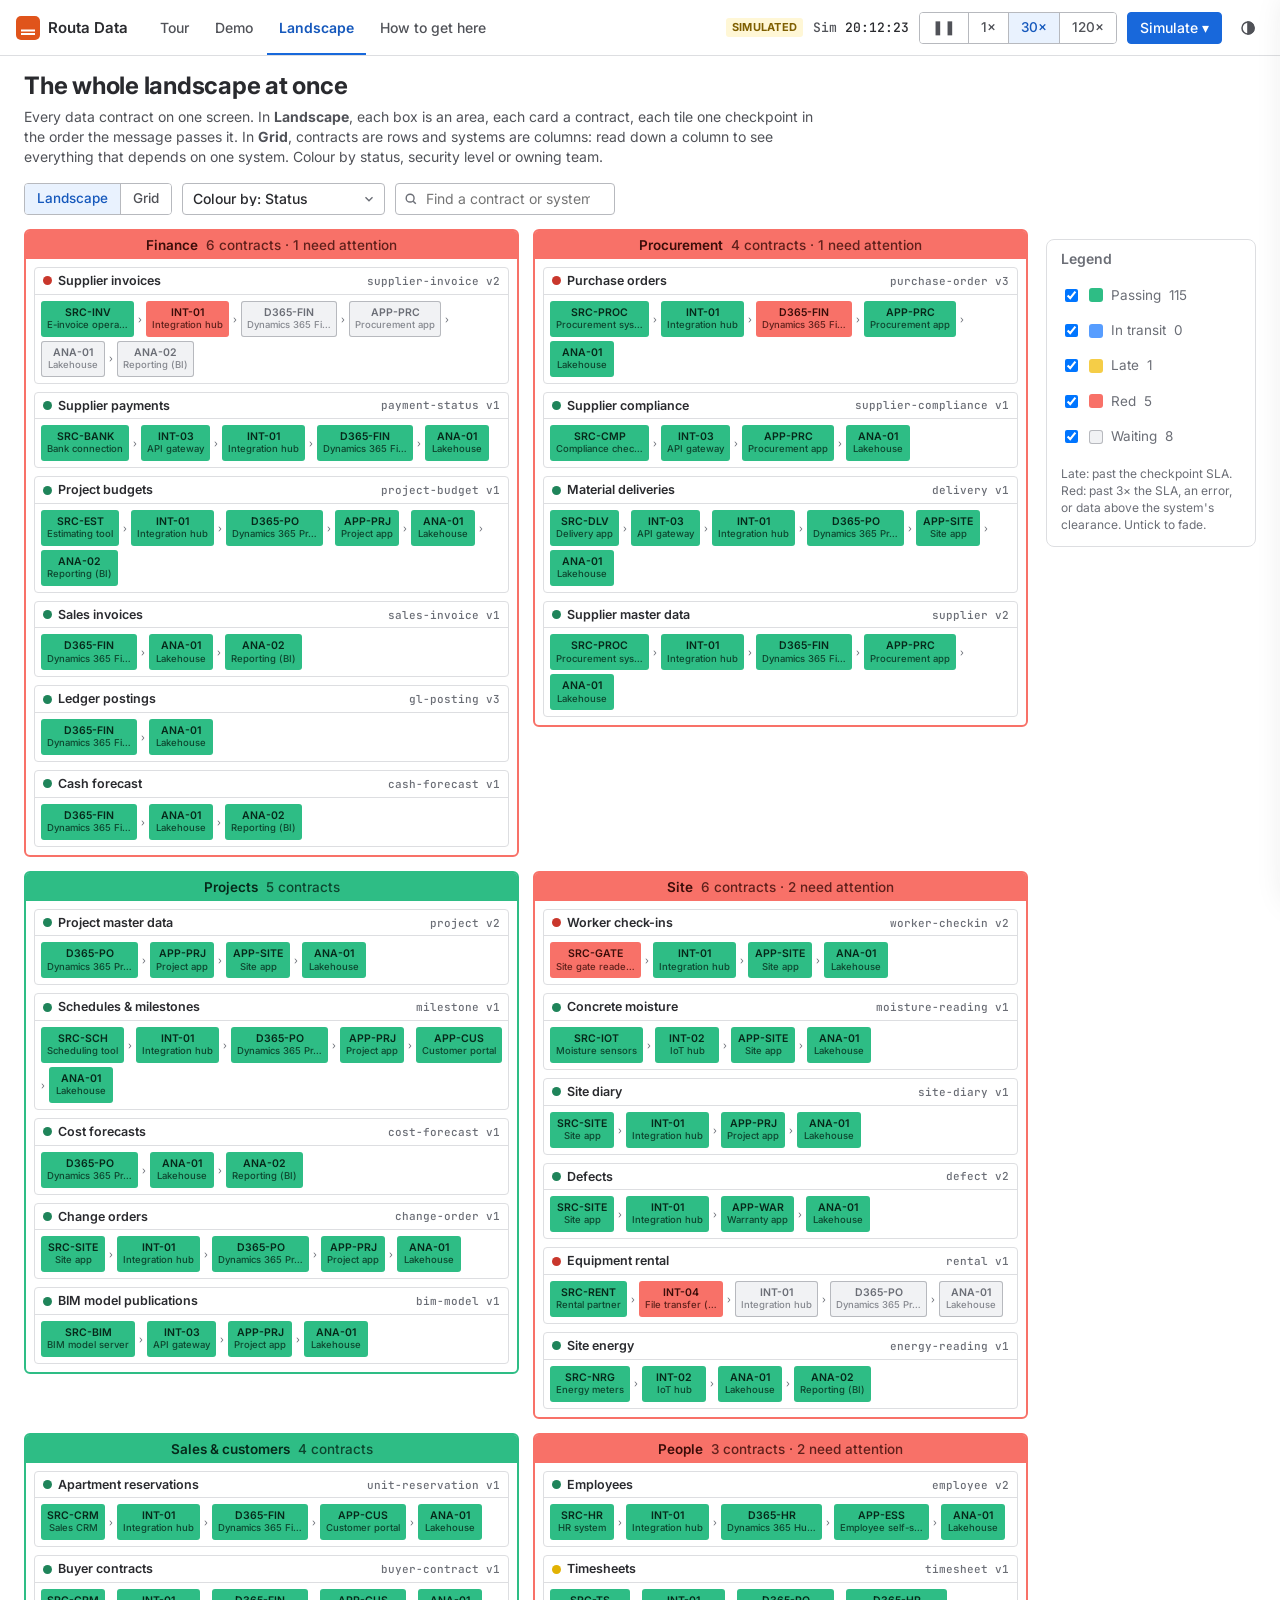
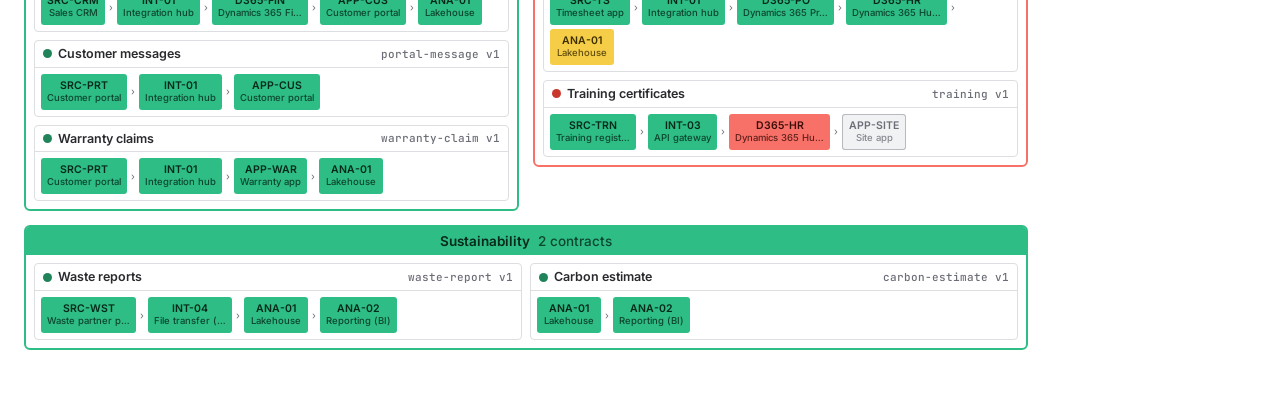
<file: landscape/index.html>
<!doctype html>
<html lang="en">
<head>
<meta charset="utf-8">
<meta name="viewport" content="width=device-width, initial-scale=1">
<title>Routa · Landscape</title>
<meta name="description" content="Sandbox prototype: every data contract and checkpoint on one screen, as a landscape map and a contract × system grid. Invented data.">
<link rel="preconnect" href="https://fonts.googleapis.com">
<link rel="preconnect" href="https://fonts.gstatic.com" crossorigin>
<link href="https://fonts.googleapis.com/css2?family=Inter:wght@400;500;600;700&family=JetBrains+Mono:wght@400;500&display=swap" rel="stylesheet">
<link rel="stylesheet" href="base.css">
<link rel="stylesheet" href="demo-parts.css">
<link rel="stylesheet" href="beta.css">
<link rel="icon" href="data:image/svg+xml,%3Csvg xmlns='http://www.w3.org/2000/svg' viewBox='0 0 16 16'%3E%3Crect width='16' height='16' rx='3' fill='%23e0541b'/%3E%3Cpath d='M3 10h10M3 12.5h10' stroke='%23fff' stroke-width='1.5'/%3E%3C/svg%3E">
<link rel="stylesheet" href="../shared/nav.css">
</head>
<body>
<header class="appbar">
  <a class="logo" href="../tour/" aria-label="Routa Data, start of the tour">
    <svg viewBox="0 0 24 24" aria-hidden="true"><rect width="24" height="24" rx="5"/><path d="M5 14.5h14M5 18h14"/></svg>
    <span>Routa Data</span>
  </a>
  <nav class="topnav" aria-label="Pages">
    <a href="../tour/">Tour</a>
    <a href="../demo/">Demo</a>
    <a href="../landscape/" aria-current="page">Landscape</a>
    <a href="../guide/">How to get here</a>
  </nav>
  <span class="spacer"></span>
  <span class="simtag" title="The systems are simulated; the status logic is what a real platform would run.">Simulated</span>
  <span class="clock" title="Simulated clock. Messages move faster than real time so you can watch them.">Sim <b id="clock">--:--:--</b></span>
  <div class="seg" role="group" aria-label="Simulation speed">
    <button type="button" data-speed="0" aria-pressed="false" title="Pause">❚❚</button>
    <button type="button" data-speed="1" aria-pressed="false">1×</button>
    <button type="button" data-speed="30" aria-pressed="true">30×</button>
    <button type="button" data-speed="120" aria-pressed="false">120×</button>
  </div>
  <div class="menu-wrap">
    <button class="btn primary" type="button" id="sim-btn" aria-haspopup="true" aria-expanded="false">Simulate ▾</button>
    <div class="menu" id="sim-menu" role="menu" hidden></div>
  </div>
  <button class="icon-btn" type="button" id="theme" aria-label="Toggle dark mode">
    <svg viewBox="0 0 16 16" aria-hidden="true"><circle cx="8" cy="8" r="6" fill="none" stroke="currentColor" stroke-width="1.5"/><path d="M8 2a6 6 0 0 1 0 12z" fill="currentColor"/></svg>
  </button>
</header>

<main class="page">
  <div class="intro">
    <h1>The whole landscape at once</h1>
    <p>Every data contract on one screen. In <b>Landscape</b>, each box is an area, each card a contract, each tile one checkpoint in the order the message passes it. In <b>Grid</b>, contracts are rows and systems are columns: read down a column to see everything that depends on one system. Colour by status, security level or owning team.</p>
  </div>
  <div class="bar">
    <div class="seg" role="group" aria-label="View">
      <button type="button" data-view="land" aria-pressed="true">Landscape</button>
      <button type="button" data-view="grid" aria-pressed="false">Grid</button>
    </div>
    <select id="colour" aria-label="Colour by">
      <option value="status">Colour by: Status</option>
      <option value="security">Colour by: Security level</option>
      <option value="team">Colour by: Owning team</option>
    </select>
    <label class="search"><svg viewBox="0 0 16 16" aria-hidden="true"><circle cx="7" cy="7" r="4.5"/><path d="M10.5 10.5l3 3"/></svg>
      <input id="q" type="search" placeholder="Find a contract or system" aria-label="Find a contract or system"></label>
  </div>
  <div class="layout">
    <div id="stage"></div>
    <aside class="legend" id="legend" aria-label="Legend"></aside>
  </div>
</main>

<aside class="drawer" id="drawer" role="dialog" aria-modal="false" aria-labelledby="dr-title" aria-hidden="true" tabindex="-1">
  <div class="dr-head">
    <div class="dr-crumb" id="dr-crumb"></div>
    <button class="icon-btn" type="button" id="dr-close" aria-label="Close panel"><svg viewBox="0 0 16 16" aria-hidden="true"><path d="M4 4l8 8M12 4l-8 8"/></svg></button>
  </div>
  <div class="dr-body" id="dr-body"></div>
</aside>
<div class="tip" id="tip" hidden></div>

<script src="engine.js"></script>
<script src="app.js"></script>
</body>
</html>
</file>
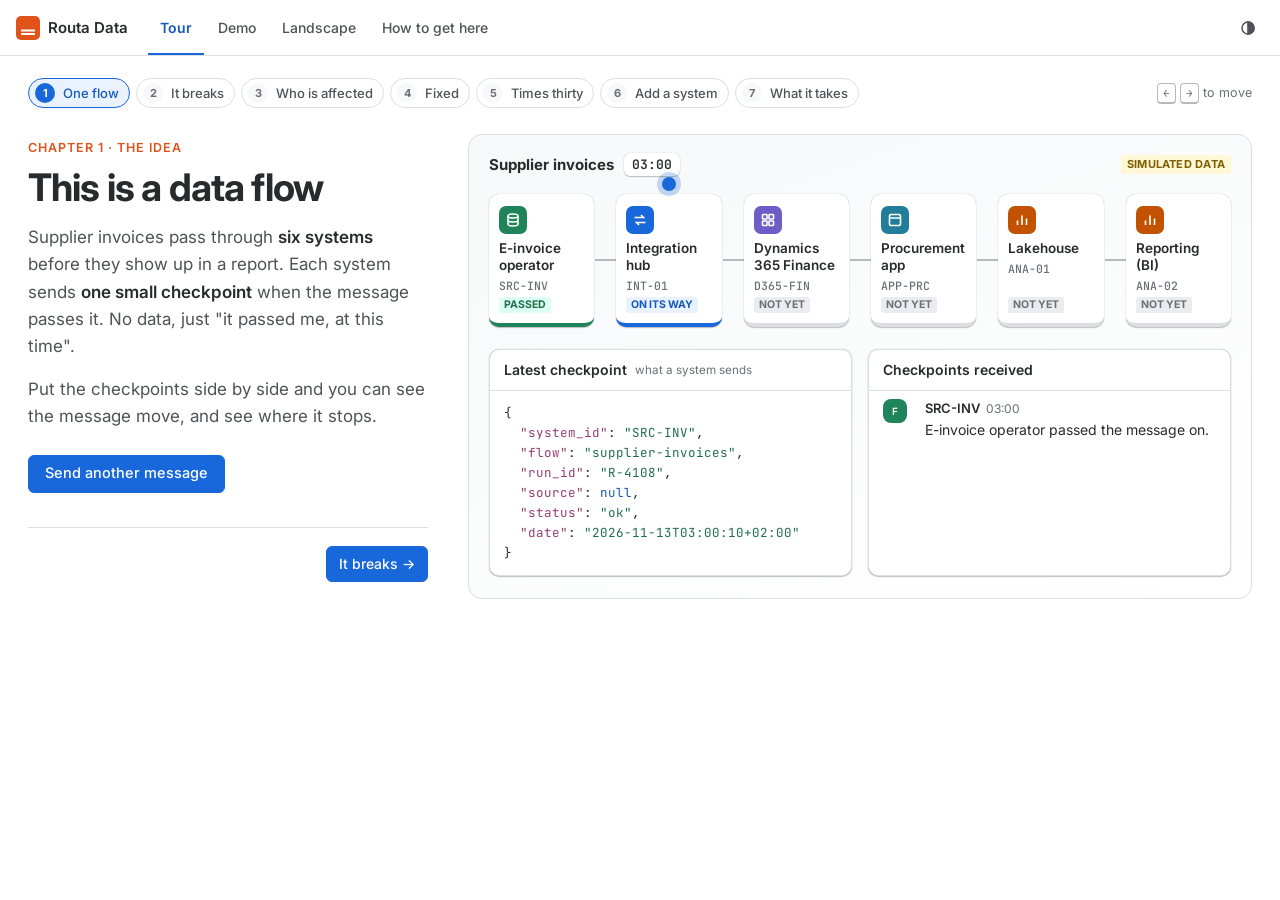
<file: tour/index.html>
<!doctype html>
<html lang="en">
<head>
<meta charset="utf-8">
<meta name="viewport" content="width=device-width, initial-scale=1">
<title>Routa · Tour</title>
<meta name="description" content="A three-minute walk through data contracts and checkpoints: one flow, what happens when it breaks, who is affected, and what it takes. Invented data.">
<link rel="preconnect" href="https://fonts.googleapis.com">
<link rel="preconnect" href="https://fonts.gstatic.com" crossorigin>
<link href="https://fonts.googleapis.com/css2?family=Inter:wght@400;500;600;700&family=JetBrains+Mono:wght@400;500&display=swap" rel="stylesheet">
<link rel="stylesheet" href="../demo/base.css">
<link rel="stylesheet" href="tour.css">
<link rel="stylesheet" href="../shared/nav.css">
<link rel="icon" href="data:image/svg+xml,%3Csvg xmlns='http://www.w3.org/2000/svg' viewBox='0 0 16 16'%3E%3Crect width='16' height='16' rx='3' fill='%23e0541b'/%3E%3Cpath d='M3 10h10M3 12.5h10' stroke='%23fff' stroke-width='1.5'/%3E%3C/svg%3E">
</head>
<body>
<header class="appbar">
  <a class="logo" href="../tour/" aria-label="Routa Data, start of the tour">
    <svg viewBox="0 0 24 24" aria-hidden="true"><rect width="24" height="24" rx="5"/><path d="M5 14.5h14M5 18h14"/></svg>
    <span>Routa Data</span>
  </a>
  <nav class="topnav" aria-label="Pages">
    <a href="../tour/" aria-current="page">Tour</a>
    <a href="../demo/">Demo</a>
    <a href="../landscape/">Landscape</a>
    <a href="../guide/">How to get here</a>
  </nav>
  <span class="spacer"></span>
  <button class="icon-btn" type="button" id="theme" aria-label="Toggle dark mode">
    <svg viewBox="0 0 16 16" aria-hidden="true"><circle cx="8" cy="8" r="6" fill="none" stroke="currentColor" stroke-width="1.5"/><path d="M8 2a6 6 0 0 1 0 12z" fill="currentColor"/></svg>
  </button>
</header>

<main class="tour">
  <nav class="dots-nav" id="dots" aria-label="Chapters"></nav>
  <div id="chapter" aria-live="polite"></div>
</main>

<script src="tour.js"></script>
</body>
</html>
</file>
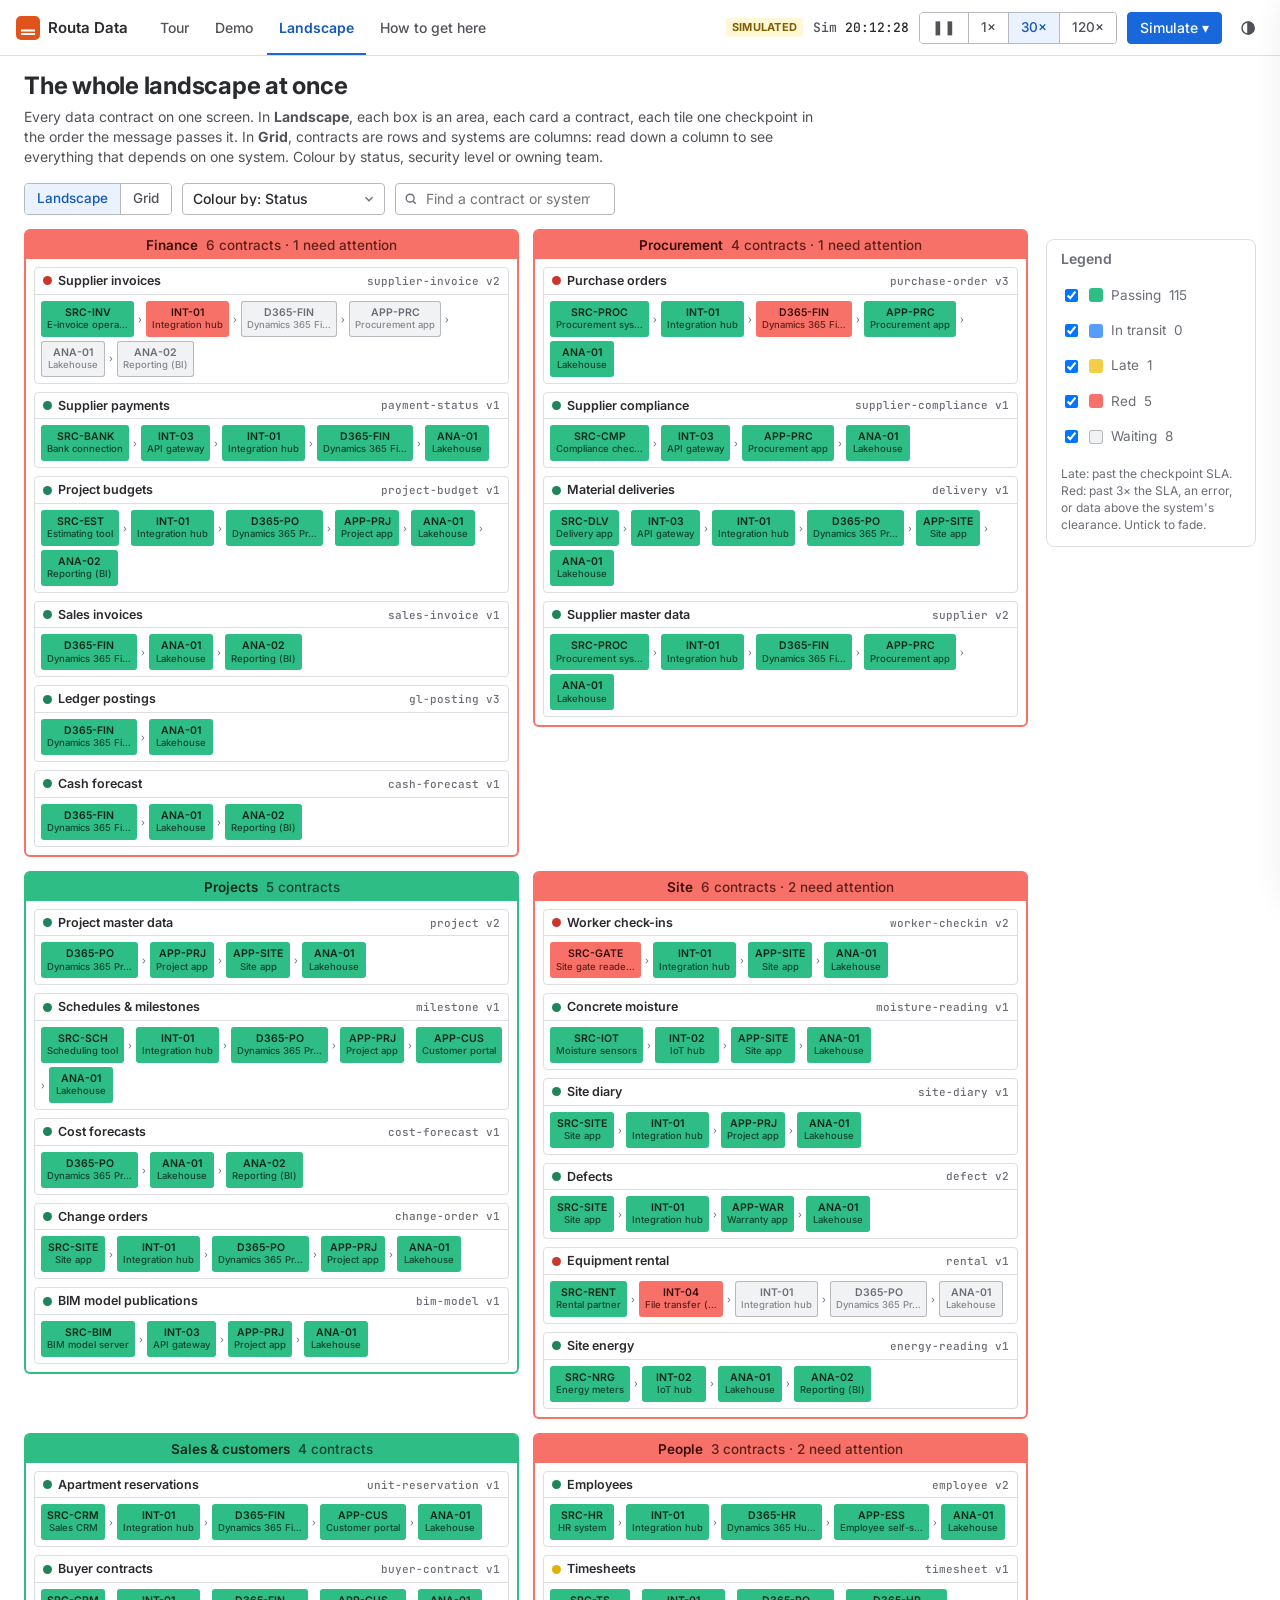
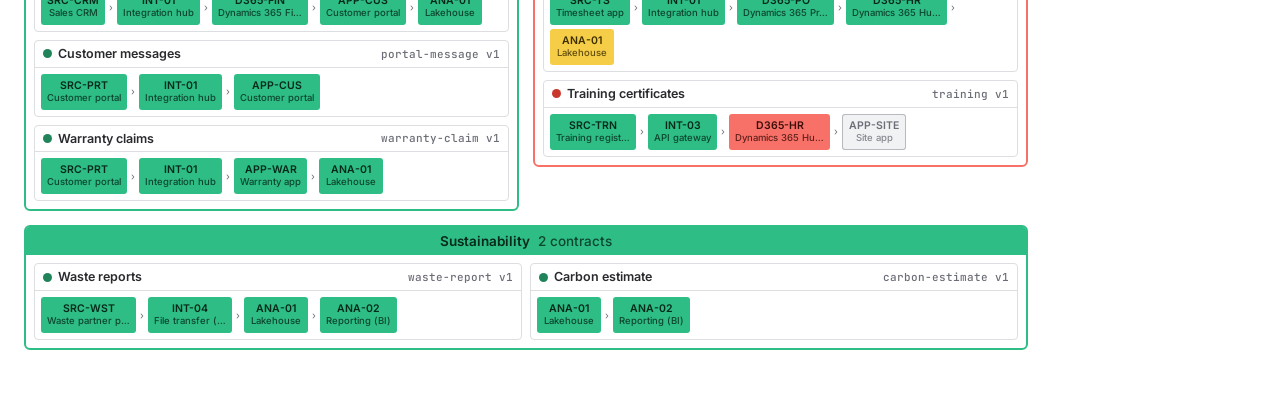
<file: v-beta/index.html>
<!doctype html>
<html lang="en">
<head>
<meta charset="utf-8">
<meta name="viewport" content="width=device-width, initial-scale=1">
<title>Routa · Data contracts</title>
<meta http-equiv="refresh" content="0; url=../landscape/">
<link rel="canonical" href="../landscape/">
<style>:root{color-scheme:light dark}body{margin:0;min-height:100vh;display:grid;place-items:center;font:16px/1.5 -apple-system,BlinkMacSystemFont,"Segoe UI",Roboto,Arial,sans-serif}</style>
</head>
<body>
<p>This page has moved: <a href="../landscape/">continue</a>.</p>
<script>location.replace('../landscape/' + location.hash);</script>
</body>
</html>
</file>
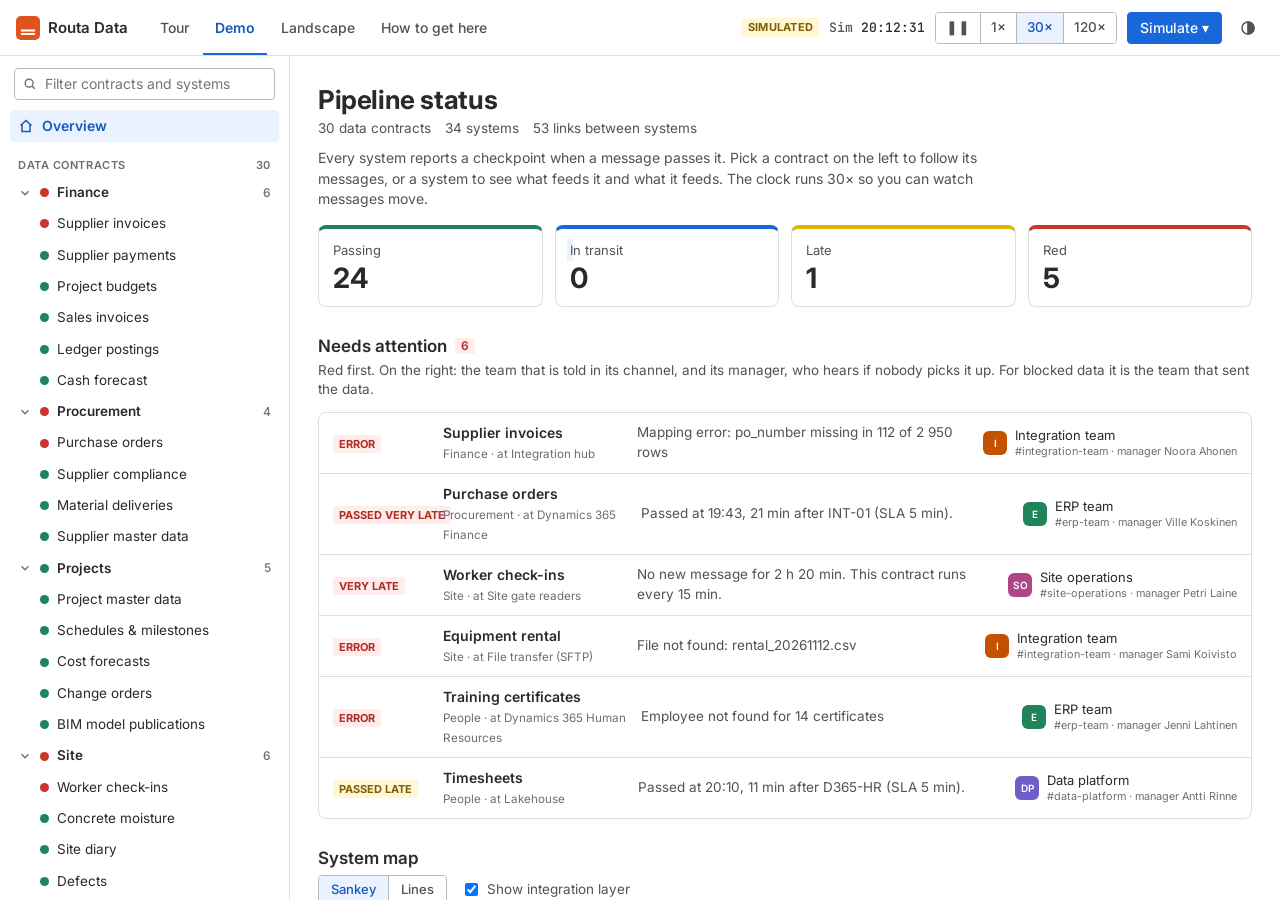
<file: v3/index.html>
<!doctype html>
<html lang="en">
<head>
<meta charset="utf-8">
<meta name="viewport" content="width=device-width, initial-scale=1">
<title>Routa · Data contracts</title>
<meta http-equiv="refresh" content="0; url=../demo/">
<link rel="canonical" href="../demo/">
<style>:root{color-scheme:light dark}body{margin:0;min-height:100vh;display:grid;place-items:center;font:16px/1.5 -apple-system,BlinkMacSystemFont,"Segoe UI",Roboto,Arial,sans-serif}</style>
</head>
<body>
<p>This page has moved: <a href="../demo/">continue</a>.</p>
<script>location.replace('../demo/' + location.hash);</script>
</body>
</html>
</file>
<file: demo/base.css>
/* Routa · data pipeline status (sandbox)
   Work-tracker look: white surfaces, sunken columns, raised cards, lozenges. */

:root {
  --bg: #ffffff;
  --sunken: #f7f8f9;
  --card: #ffffff;
  --hover: #f1f2f4;
  --text: #292a2e;
  --text-2: #505258;
  --text-3: #6b6e76;
  --border: #dddee1;
  --border-2: #b7b9be;
  --blue: #1868db;
  --blue-hover: #1558bc;
  --blue-bg: #e9f2fe;
  --blue-text: #1558bc;
  --ok: #216e4e;    --ok-bg: #dcfff1;
  --bad: #ae2e24;   --bad-bg: #ffeceb;   --bad-solid: #c9372c;
  --warn: #7f5f01;  --warn-bg: #fff7d6;  --warn-solid: #e2b203;
  --neutral: #44546f; --neutral-bg: #ebecf0;
  --shadow: 0 1px 1px rgba(30, 31, 33, .25), 0 0 1px rgba(30, 31, 33, .31);
  --shadow-hover: 0 4px 8px -2px rgba(30, 31, 33, .25), 0 0 1px rgba(30, 31, 33, .31);
  --shadow-overlay: 0 8px 12px rgba(30, 31, 33, .15), 0 0 1px rgba(30, 31, 33, .31);
  --brand: #e0541b;
  --focus: #4688ec;
  --sans: "Inter", -apple-system, BlinkMacSystemFont, "Segoe UI", Roboto, "Helvetica Neue", Arial, sans-serif;
  --mono: "JetBrains Mono", "SF Mono", ui-monospace, Menlo, Consolas, monospace;
  color-scheme: light;
}
@media (prefers-color-scheme: dark) {
  :root:not([data-theme="light"]) {
    --bg: #1f1f21; --sunken: #18191a; --card: #242528; --hover: #2b2c2f;
    --text: #cecfd2; --text-2: #a9abaf; --text-3: #96999e;
    --border: #3d3f43; --border-2: #63666b;
    --blue: #669df1; --blue-hover: #8fb8f6; --blue-bg: #1c2b42; --blue-text: #8fb8f6;
    --ok: #7ee2b8; --ok-bg: #164b35; --bad: #fd9891; --bad-bg: #5d1f1a; --bad-solid: #e2483d;
    --warn: #f5cd47; --warn-bg: #533f04; --warn-solid: #cf9f02;
    --neutral: #a9abaf; --neutral-bg: #2f3034;
    --shadow: 0 0 0 1px #3d3f43, 0 1px 1px rgba(1, 4, 4, .5);
    --shadow-hover: 0 0 0 1px #63666b, 0 4px 8px -2px rgba(1, 4, 4, .5);
    --shadow-overlay: 0 0 0 1px #3d3f43, 0 8px 12px rgba(1, 4, 4, .45);
    color-scheme: dark;
  }
}
:root[data-theme="dark"] {
  --bg: #1f1f21; --sunken: #18191a; --card: #242528; --hover: #2b2c2f;
  --text: #cecfd2; --text-2: #a9abaf; --text-3: #96999e;
  --border: #3d3f43; --border-2: #63666b;
  --blue: #669df1; --blue-hover: #8fb8f6; --blue-bg: #1c2b42; --blue-text: #8fb8f6;
  --ok: #7ee2b8; --ok-bg: #164b35; --bad: #fd9891; --bad-bg: #5d1f1a; --bad-solid: #e2483d;
  --warn: #f5cd47; --warn-bg: #533f04; --warn-solid: #cf9f02;
  --neutral: #a9abaf; --neutral-bg: #2f3034;
  --shadow: 0 0 0 1px #3d3f43, 0 1px 1px rgba(1, 4, 4, .5);
  --shadow-hover: 0 0 0 1px #63666b, 0 4px 8px -2px rgba(1, 4, 4, .5);
  --shadow-overlay: 0 0 0 1px #3d3f43, 0 8px 12px rgba(1, 4, 4, .45);
  color-scheme: dark;
}

* { box-sizing: border-box; }
html { -webkit-text-size-adjust: 100%; scroll-behavior: smooth; scroll-padding-top: 64px; }
body { margin: 0; background: var(--bg); color: var(--text); font: 14px/1.43 var(--sans); }
a { color: var(--blue-text); }
code { font-family: var(--mono); font-size: .86em; background: var(--neutral-bg); padding: 1px 4px; border-radius: 3px; }
:focus-visible { outline: 2px solid var(--focus); outline-offset: 2px; }
svg { flex: none; }
.spacer { flex: 1; }
.muted { color: var(--text-3); }

/* ---------- app bar ---------- */
.appbar {
  position: sticky; top: 0; z-index: 40; height: 52px; display: flex; align-items: center; gap: 10px;
  padding: 0 16px; background: var(--bg); border-bottom: 1px solid var(--border);
}
.logo { display: flex; align-items: center; gap: 8px; text-decoration: none; color: var(--text); font-weight: 600; font-size: 15px; }
.logo svg { width: 24px; height: 24px; }
.logo rect { fill: var(--brand); }
.logo path { stroke: #fff; stroke-width: 2; fill: none; }

.btn {
  display: inline-flex; align-items: center; gap: 6px; height: 32px; padding: 0 12px;
  font: 500 14px/1 var(--sans); color: var(--text); background: var(--bg);
  border: 1px solid var(--border-2); border-radius: 4px; cursor: pointer; white-space: nowrap;
}
.btn:hover { background: var(--hover); }
.btn svg { width: 14px; height: 14px; stroke: currentColor; stroke-width: 1.8; fill: none; }
.btn.primary { background: var(--blue); border-color: var(--blue); color: #fff; }
.btn.primary:hover { background: var(--blue-hover); border-color: var(--blue-hover); }
:root[data-theme="dark"] .btn.primary { color: #1f1f21; }
@media (prefers-color-scheme: dark) { :root:not([data-theme="light"]) .btn.primary { color: #1f1f21; } }
.btn.toggle[aria-pressed="true"] { background: var(--blue-bg); border-color: var(--blue); color: var(--blue-text); }
.icon-btn {
  width: 32px; height: 32px; display: inline-grid; place-items: center; border-radius: 4px;
  background: none; border: 0; color: var(--text-2); cursor: pointer;
}
.icon-btn:hover { background: var(--hover); color: var(--text); }
.icon-btn svg { width: 16px; height: 16px; stroke: currentColor; stroke-width: 1.6; fill: none; }
.icon-btn.bordered { border: 1px solid var(--border-2); }

.menu-wrap { position: relative; }
.menu {
  position: absolute; right: 0; top: 38px; width: 320px; background: var(--card); border-radius: 6px;
  box-shadow: var(--shadow-overlay); padding: 6px 0; z-index: 60;
}
.menu .mh { font: 600 11px/1 var(--sans); color: var(--text-3); text-transform: uppercase; letter-spacing: .04em; padding: 10px 14px 6px; }
.menu button { display: block; width: 100%; text-align: left; background: none; border: 0; padding: 8px 14px; font: inherit; color: var(--text); cursor: pointer; }
.menu button:hover, .menu button:focus-visible { background: var(--hover); outline: none; }
.menu button small { display: block; color: var(--text-3); font-size: 12.5px; }
.menu hr { border: 0; border-top: 1px solid var(--border); margin: 6px 0; }

/* ---------- page head ---------- */
.pagehead { padding: 16px 24px 0; border-bottom: 1px solid var(--border); }
.crumbs { font-size: 14px; color: var(--text-2); }
.crumbs span { margin: 0 6px; color: var(--text-3); }
.title-row { display: flex; align-items: center; gap: 12px; margin: 6px 0 12px; flex-wrap: wrap; }
.title-row h1 { margin: 0; font: 600 24px/1.2 var(--sans); letter-spacing: -.01em; }
.sandbox { font: 700 11px/1 var(--sans); text-transform: uppercase; letter-spacing: .02em; padding: 4px 6px; border-radius: 3px; background: var(--warn-bg); color: var(--warn); }
.tabs { display: flex; gap: 4px; overflow-x: auto; scrollbar-width: none; }
.tabs::-webkit-scrollbar { display: none; }
.tabs a {
  display: inline-flex; align-items: center; gap: 7px; padding: 8px 8px 10px; color: var(--text-2);
  text-decoration: none; font-weight: 500; white-space: nowrap; border-bottom: 2px solid transparent;
}
.tabs a svg { width: 16px; height: 16px; stroke: currentColor; stroke-width: 1.4; fill: none; }
.tabs a:hover { color: var(--text); background: var(--hover); border-radius: 3px 3px 0 0; }
.tabs a.active { color: var(--blue-text); border-bottom-color: var(--blue); }

main { padding: 16px 24px 48px; }
.lede { margin: 0 0 16px; color: var(--text-2); max-width: 90ch; }
.lede b { color: var(--text); font-weight: 600; }

/* ---------- lozenges, levels, avatars ---------- */
.loz { display: inline-block; font: 700 11px/16px var(--sans); text-transform: uppercase; padding: 0 4px; border-radius: 3px; white-space: nowrap; }
.loz.ok { background: var(--ok-bg); color: var(--ok); }
.loz.failed, .loz.blocked { background: var(--bad-bg); color: var(--bad); }
.loz.late { background: var(--warn-bg); color: var(--warn); }
.loz.waiting { background: var(--neutral-bg); color: var(--neutral); }

.label { display: inline-block; font: 700 11px/16px var(--sans); text-transform: uppercase; padding: 0 4px; border-radius: 3px; color: #fff; white-space: nowrap; max-width: 100%; overflow: hidden; text-overflow: ellipsis; }
.label.f0 { background: #206a83; } .label.f1 { background: #0055cc; } .label.f2 { background: #5e4db2; }
.label.f3 { background: #216e4e; } .label.f4 { background: #943d73; }

.dots { display: inline-flex; gap: 2px; align-items: center; }
.dots i { width: 5px; height: 5px; border-radius: 50%; background: var(--border-2); }
.dots.internal i.on { background: #44546f; }
.dots.confidential i.on { background: #e06c00; }
.dots.secret i.on { background: #c9372c; }
:root[data-theme="dark"] .dots.internal i.on { background: #a9abaf; }
.lvl-name { font-size: 12px; color: var(--text-3); }
.lvl { display: inline-flex; align-items: center; gap: 6px; }

.av { width: 24px; height: 24px; border-radius: 50%; display: inline-grid; place-items: center; font: 600 10px/1 var(--sans); color: #fff; flex: none; }
.av.lg { width: 32px; height: 32px; font-size: 12px; }
.av.c0 { background: #1868db; } .av.c1 { background: #6e5dc6; } .av.c2 { background: #1f845a; }
.av.c3 { background: #c25100; } .av.c4 { background: #227d9b; } .av.c5 { background: #ae4787; }

/* ---------- alerts ---------- */
.alerts { margin-bottom: 16px; border: 1px solid var(--border); border-radius: 6px; overflow: hidden; }
.alerts .ah { display: flex; align-items: center; gap: 10px; padding: 10px 14px; background: var(--sunken); border-bottom: 1px solid var(--border); font-weight: 600; }
.alerts .ah .loz { margin-left: 4px; }
.alerts .ah .muted { font-weight: 400; }
.alerts ul { list-style: none; margin: 0; padding: 0; }
.alerts li { display: grid; grid-template-columns: 84px minmax(160px, 220px) 1fr minmax(170px, 220px); gap: 14px; align-items: center; padding: 10px 14px; border-top: 1px solid var(--border); cursor: pointer; }
.alerts li:first-child { border-top: 0; }
.alerts li:hover { background: var(--hover); }
.alerts .where b { display: block; font-weight: 600; }
.alerts .where span { font-size: 12.5px; color: var(--text-3); }
.alerts .what { color: var(--text-2); }
.alerts .who { display: flex; align-items: center; gap: 8px; font-size: 13px; }
.alerts .who b { display: block; font-weight: 500; color: var(--text); }
.alerts .who small { color: var(--text-3); }
.alerts .none { padding: 12px 14px; color: var(--ok); }
@media (max-width: 900px) {
  .alerts li { grid-template-columns: 76px 1fr; }
  .alerts .what, .alerts .who { grid-column: 2; }
}

/* ---------- toolbar ---------- */
.toolbar { display: flex; align-items: center; gap: 8px; flex-wrap: wrap; margin-bottom: 12px; }
.search { display: flex; align-items: center; gap: 6px; height: 32px; padding: 0 8px; width: 200px; border: 1px solid var(--border-2); border-radius: 4px; background: var(--bg); }
.search:focus-within { border-color: var(--blue); box-shadow: inset 0 0 0 1px var(--blue); }
.search svg { width: 14px; height: 14px; stroke: var(--text-3); stroke-width: 1.6; fill: none; }
.search input { border: 0; outline: none; background: none; font: inherit; color: var(--text); width: 100%; }
.avatars { display: flex; padding-left: 4px; }
.avatars button { margin-left: -4px; padding: 0; border: 2px solid var(--bg); border-radius: 50%; background: none; cursor: pointer; position: relative; }
.avatars button:hover { z-index: 2; transform: translateY(-2px); }
.avatars button[aria-pressed="true"] { border-color: var(--blue); z-index: 3; }
.avatars button .av { width: 28px; height: 28px; font-size: 10.5px; }
select {
  height: 32px; padding: 0 28px 0 10px; font: 500 14px/1 var(--sans); color: var(--text); background-color: var(--bg);
  border: 1px solid var(--border-2); border-radius: 4px; cursor: pointer; appearance: none;
  background-image: url("data:image/svg+xml,%3Csvg xmlns='http://www.w3.org/2000/svg' viewBox='0 0 16 16'%3E%3Cpath d='M4 6l4 4 4-4' stroke='%236b6e76' stroke-width='1.6' fill='none'/%3E%3C/svg%3E");
  background-repeat: no-repeat; background-position: right 8px center; background-size: 14px;
}
select:hover { background-color: var(--hover); }
select.on { background-color: var(--blue-bg); border-color: var(--blue); color: var(--blue-text); }

/* ---------- board ---------- */
.board-wrap { overflow-x: auto; padding-bottom: 6px; }
.board { min-width: 1080px; }
.cols, .lane-row { display: grid; grid-template-columns: repeat(5, minmax(0, 1fr)); column-gap: 8px; }
.col-h {
  background: var(--sunken); border-radius: 6px 6px 0 0; padding: 12px 10px 8px;
  font: 600 12px/16px var(--sans); text-transform: uppercase; color: var(--text-2);
  display: flex; align-items: center; gap: 8px;
}
.count { display: inline-block; min-width: 20px; text-align: center; font: 600 12px/16px var(--sans); padding: 0 5px; border-radius: 3px; background: var(--neutral-bg); color: var(--text-2); text-transform: none; }
.count.bad { background: var(--bad-bg); color: var(--bad); }

.lane-h {
  display: flex; align-items: center; gap: 8px; flex-wrap: wrap; width: 100%; grid-column: 1 / -1;
  background: var(--sunken); border: 0; color: var(--text); font: inherit; text-align: left; cursor: pointer;
  padding: 10px 10px 6px;
}
.lane-h:hover { background: var(--hover); }
.lane-h .caret { width: 16px; height: 16px; stroke: var(--text-3); stroke-width: 1.6; fill: none; transition: transform .15s; }
.lane.collapsed .lane-h .caret { transform: rotate(-90deg); }
.lane-h .t { font-weight: 600; }
.lane-h .m { font-size: 12.5px; color: var(--text-3); }
.lane-h .state { margin-left: auto; display: inline-flex; align-items: center; gap: 6px; font-size: 13px; color: var(--text-2); }
.lane-sep { height: 0; border-top: 2px solid var(--bg); }
.lane-row > .slot { background: var(--sunken); padding: 4px 6px 8px; position: relative; display: flex; flex-direction: column; gap: 6px; min-height: 40px; }
.lane.collapsed .lane-row { display: none; }
.board-end { display: grid; grid-template-columns: repeat(5, minmax(0, 1fr)); column-gap: 8px; }
.board-end > div { background: var(--sunken); height: 12px; border-radius: 0 0 6px 6px; }
.lane-hrow { display: grid; grid-template-columns: 1fr; }

.card {
  position: relative; width: 100%; text-align: left; font: inherit; color: inherit; cursor: pointer;
  background: var(--card); border: 0; border-radius: 4px; box-shadow: var(--shadow);
  padding: 10px 10px 8px; display: flex; flex-direction: column; gap: 8px; min-width: 0;
}
.card:hover { box-shadow: var(--shadow-hover); background: var(--card); }
.card .ttl { font-size: 14px; line-height: 20px; color: var(--text); }
.card .alert { align-self: flex-start; display: inline-flex; align-items: center; gap: 5px; font-size: 12.5px; line-height: 18px; padding: 1px 6px; border-radius: 3px; border: 1px solid var(--bad-solid); color: var(--bad); max-width: 100%; }
.card .alert svg { width: 13px; height: 13px; stroke: currentColor; stroke-width: 1.5; fill: none; }
.card .alert span { overflow: hidden; text-overflow: ellipsis; white-space: nowrap; }
.card.s-late .alert { border-color: var(--warn-solid); color: var(--warn); }
.card .row { display: flex; align-items: center; gap: 8px; }
.card .cfoot { display: flex; align-items: center; gap: 6px; }
.card .key { font: 500 12px/1 var(--sans); color: var(--text-2); white-space: nowrap; }
.card .cfoot .spacer { flex: 1; }
.card.s-waiting { background: transparent; box-shadow: inset 0 0 0 1px var(--border); }
.card.s-waiting .ttl, .card.s-waiting .key { color: var(--text-3); }
.card.sel { box-shadow: 0 0 0 2px var(--blue), var(--shadow-hover); }
.card.flash { animation: pulse 1.6s ease-out; }
@keyframes pulse { 0%, 35% { box-shadow: 0 0 0 3px var(--blue), var(--shadow-hover); transform: translateY(-2px); } 100% { transform: none; } }
.empty { border: 1px dashed var(--border-2); border-radius: 4px; padding: 8px; text-align: center; font-size: 12.5px; color: var(--text-3); }
.slot.dim .empty { opacity: .6; }

/* stage type icons, like issue-type icons */
.ti { width: 16px; height: 16px; border-radius: 3px; display: inline-grid; place-items: center; flex: none; }
.ti svg { width: 11px; height: 11px; stroke: #fff; stroke-width: 1.8; fill: none; }
.ti.source { background: #1f845a; } .ti.integration { background: #1868db; } .ti.dynamics { background: #6e5dc6; }
.ti.apps { background: #227d9b; } .ti.analytics { background: #c25100; }

.legend { display: flex; flex-wrap: wrap; gap: 8px 18px; margin-top: 10px; font-size: 12.5px; color: var(--text-3); }
.legend > span { display: inline-flex; gap: 6px; align-items: center; }

/* ---------- side panel ---------- */
.drawer {
  position: fixed; top: 0; right: 0; bottom: 0; width: min(500px, 100vw); z-index: 50;
  background: var(--bg); box-shadow: var(--shadow-overlay), -16px 0 32px rgba(30, 31, 33, .12);
  transform: translateX(105%); transition: transform .2s ease; display: flex; flex-direction: column; outline: none;
}
.drawer.open { transform: none; }
@media (prefers-reduced-motion: reduce) { .drawer { transition: none; } .card.flash { animation: none; } html { scroll-behavior: auto; } }
.dr-head { display: flex; align-items: center; gap: 10px; height: 52px; padding: 0 12px 0 20px; border-bottom: 1px solid var(--border); }
.dr-crumb { flex: 1; min-width: 0; display: flex; align-items: center; gap: 6px; font-size: 14px; color: var(--text-2); white-space: nowrap; overflow: hidden; text-overflow: ellipsis; }
.dr-crumb b { color: var(--text); font-weight: 500; }
.dr-body { overflow-y: auto; padding: 18px 20px 32px; flex: 1; }
.dr-body h2 { font: 600 20px/1.3 var(--sans); margin: 0 0 12px; }
.dr-status { display: inline-flex; align-items: center; gap: 6px; height: 32px; padding: 0 10px; border-radius: 4px; font-weight: 500; }
.dr-status.ok { background: var(--ok-bg); color: var(--ok); }
.dr-status.failed, .dr-status.blocked { background: var(--bad-solid); color: #fff; }
.dr-status.late { background: var(--warn-solid); color: #292a2e; }
.dr-status.waiting { background: var(--neutral-bg); color: var(--text-2); }
.callout { margin-top: 14px; padding: 10px 12px; border-radius: 4px; background: var(--ok-bg); color: var(--text); }
.callout.failed, .callout.blocked { background: var(--bad-bg); }
.callout.late { background: var(--warn-bg); }
.callout.waiting { background: var(--sunken); }
.callout b { display: block; margin-bottom: 2px; }
.dr-body h4 { font: 600 14px/1 var(--sans); margin: 22px 0 10px; }
.box { border: 1px solid var(--border); border-radius: 6px; }
.box .bh { padding: 10px 14px; border-bottom: 1px solid var(--border); font-weight: 600; }
.fields { display: grid; grid-template-columns: 120px 1fr; gap: 12px 14px; margin: 0; padding: 14px; }
.fields dt { color: var(--text-2); font-weight: 500; font-size: 13px; padding-top: 4px; }
.fields dd { margin: 0; display: flex; align-items: center; gap: 8px; flex-wrap: wrap; min-height: 24px; }
.fields dd small { color: var(--text-3); font-size: 12.5px; }
.person { display: inline-flex; align-items: center; gap: 8px; }
.person span small { display: block; }
.chain { display: flex; flex-wrap: wrap; align-items: center; gap: 4px; }
.chain .hop { display: inline-flex; align-items: center; gap: 5px; font: 500 12px/1 var(--sans); padding: 6px 8px; border-radius: 4px; background: var(--card); box-shadow: var(--shadow); color: var(--text); border: 0; cursor: pointer; }
.chain .hop:hover { box-shadow: var(--shadow-hover); }
.chain .hop.s-failed, .chain .hop.s-blocked { background: var(--bad-bg); color: var(--bad); }
.chain .hop.s-late { background: var(--warn-bg); color: var(--warn); }
.chain .hop.s-waiting { background: transparent; box-shadow: inset 0 0 0 1px var(--border-2); color: var(--text-3); }
.chain .hop.me { box-shadow: 0 0 0 2px var(--blue); }
.chain .arr { color: var(--text-3); font-size: 12px; }
.hist { list-style: none; margin: 0; padding: 0; }
.hist li { display: flex; gap: 10px; align-items: center; padding: 8px 0; border-top: 1px solid var(--border); font-size: 13px; }
.hist li:first-child { border-top: 0; }
.hist .t { font: 12px var(--mono); color: var(--text-3); width: 42px; }
.hist .m { color: var(--text-2); min-width: 0; overflow: hidden; text-overflow: ellipsis; white-space: nowrap; }

/* ---------- lower sections ---------- */
.section { margin-top: 40px; max-width: 1280px; }
.section h2 { font: 600 20px/1.3 var(--sans); margin: 0; }
.section .sub { margin: 4px 0 14px; color: var(--text-2); max-width: 90ch; }
.panel { border: 1px solid var(--border); border-radius: 6px; overflow: hidden; background: var(--bg); }
.two { display: grid; grid-template-columns: minmax(0, 1fr) minmax(0, 1.3fr); gap: 16px; align-items: start; }
@media (max-width: 900px) { .two { grid-template-columns: 1fr; } }
table { width: 100%; border-collapse: collapse; }
th { text-align: left; font: 600 12px/16px var(--sans); color: var(--text-2); padding: 8px 12px; border-bottom: 2px solid var(--border); background: var(--bg); white-space: nowrap; }
td { padding: 9px 12px; border-bottom: 1px solid var(--border); vertical-align: top; }
tr:last-child td { border-bottom: 0; }
td:first-child { white-space: nowrap; }
.panel { overflow-x: auto; }

pre.code { margin: 0; background: var(--sunken); border: 1px solid var(--border); border-radius: 6px; padding: 12px 14px; font: 12.5px/1.6 var(--mono); overflow: auto; color: var(--text); white-space: pre-wrap; overflow-wrap: anywhere; }
pre.code .k { color: #943d73; }
pre.code .s { color: #216e4e; }
pre.code .n { color: #1558bc; }
pre.code .hl { background: var(--warn-bg); border-radius: 2px; }
:root[data-theme="dark"] pre.code .k { color: #f797d2; }
:root[data-theme="dark"] pre.code .s { color: #7ee2b8; }
:root[data-theme="dark"] pre.code .n { color: #8fb8f6; }
@media (prefers-color-scheme: dark) {
  :root:not([data-theme="light"]) pre.code .k { color: #f797d2; }
  :root:not([data-theme="light"]) pre.code .s { color: #7ee2b8; }
  :root:not([data-theme="light"]) pre.code .n { color: #8fb8f6; }
}

.examples { display: grid; grid-template-columns: repeat(2, minmax(0, 1fr)); gap: 16px; }
@media (max-width: 900px) { .examples { grid-template-columns: 1fr; } }
.ex { border: 1px solid var(--border); border-radius: 6px; padding: 16px; display: flex; flex-direction: column; gap: 10px; min-width: 0; }
.ex .n { display: flex; align-items: center; gap: 8px; }
.ex h3 { margin: 0; font: 600 16px/1.3 var(--sans); }
.ex p { margin: 0; color: var(--text-2); }
.ex .then { font: 600 12px/1 var(--sans); color: var(--text-2); margin-top: 2px; }
.ex ol { margin: 0; padding-left: 20px; }
.ex ol li { margin: 3px 0; }
.ex .foot-row { margin-top: auto; display: flex; gap: 12px; align-items: center; flex-wrap: wrap; padding-top: 4px; }
.ex .result { font-size: 13px; color: var(--ok); }

.feed { list-style: none; margin: 0; padding: 0; max-height: 420px; overflow: auto; }
.feed li { display: grid; grid-template-columns: 56px 130px 1fr; gap: 12px; padding: 7px 12px; border-top: 1px solid var(--border); font-size: 13px; align-items: baseline; }
.feed li:first-child { border-top: 0; }
.feed li.new { animation: newrow 2s ease-out; }
@keyframes newrow { from { background: var(--blue-bg); } }
.feed .t { font: 12px var(--mono); color: var(--text-3); }
.feed .j { font: 12px/1.5 var(--mono); color: var(--text-2); overflow-wrap: anywhere; }
@media (max-width: 700px) { .feed li { grid-template-columns: 52px 1fr; } .feed .j { grid-column: 1 / -1; } }

.foot { padding: 18px 24px 32px; border-top: 1px solid var(--border); font-size: 12.5px; color: var(--text-3); }

@media (max-width: 600px) {
  .pagehead, main, .foot { padding-left: 16px; padding-right: 16px; }
  .appbar { padding: 0 12px; }
  .logo span { display: none; }
  .search { width: 100%; }
  .menu { width: min(320px, calc(100vw - 24px)); }
}

/* ================= v2 additions ================= */
.vtag { font: 700 11px/1 var(--sans); text-transform: uppercase; letter-spacing: .02em; padding: 4px 6px; border-radius: 3px; background: var(--blue-bg); color: var(--blue-text); }
.crumbs b { font-weight: 500; color: var(--text); }
.seg { display: inline-flex; border: 1px solid var(--border-2); border-radius: 4px; overflow: hidden; }
.seg button { height: 30px; padding: 0 10px; font: 500 13.5px/1 var(--sans); color: var(--text-2); background: var(--bg); border: 0; border-right: 1px solid var(--border-2); cursor: pointer; white-space: nowrap; }
.seg button:last-child { border-right: 0; }
.seg button:hover { background: var(--hover); }
.seg button[aria-pressed="true"] { background: var(--blue-bg); color: var(--blue-text); }

/* columns vary with what is visible */
.board { min-width: 0; }
.board.cards-v { min-width: calc(var(--ncol) * 190px); }
.board .cols, .board .lane-row, .board .board-end { grid-template-columns: repeat(var(--ncol), minmax(0, 1fr)); }
.board.compact-v .cols, .board.compact-v .crow, .board.compact-v .board-end { grid-template-columns: minmax(220px, 1.4fr) repeat(var(--ncol), minmax(0, 1fr)) minmax(190px, 1.1fr); }
.board.compact-v { min-width: calc(var(--ncol) * 130px + 440px); }

/* area group header */
.area-h { display: flex; align-items: center; gap: 8px; padding: 14px 4px 6px; font-weight: 600; font-size: 13px; text-transform: uppercase; letter-spacing: .03em; color: var(--text-2); border-bottom: 1px solid var(--border); }
.area-h .muted { text-transform: none; letter-spacing: 0; font-weight: 400; }

/* skipped stage: a thin line instead of an empty box */
.slot.skip { justify-content: center; }
.slot.skip::before { content: ""; display: block; border-top: 1px dashed var(--border-2); margin: 0 -10px; }
.slot.stack { gap: 0; }
.slot.stack .card + .card { margin-top: 14px; }
.slot.stack .card + .card::before { content: "↓"; position: absolute; top: -15px; left: 50%; transform: translateX(-50%); font-size: 11px; line-height: 14px; color: var(--text-3); }

/* one line per flow */
.crow { display: grid; column-gap: 8px; align-items: stretch; border-bottom: 1px solid var(--border); }
.crow:hover > div { background: var(--hover); }
.crow > div { padding: 7px 8px; display: flex; align-items: center; gap: 6px; flex-wrap: wrap; min-width: 0; background: var(--bg); }
.crow > .cell-stage { background: var(--sunken); position: relative; }
.crow:hover > .cell-stage { background: var(--hover); }
.crow .fname { display: flex; flex-direction: column; align-items: flex-start; gap: 2px; background: none; border: 0; padding: 0; font: inherit; color: inherit; text-align: left; cursor: pointer; min-width: 0; }
.crow .fname b { font-weight: 500; }
.crow .fname small { color: var(--text-3); font-size: 12px; }
.crow .fname:hover b { text-decoration: underline; }
.crow .fstate { font-size: 13px; color: var(--text-2); }
.fdot { width: 10px; height: 10px; border-radius: 2px; flex: none; }
.fdot.f0 { background: #206a83; } .fdot.f1 { background: #0055cc; } .fdot.f2 { background: #5e4db2; } .fdot.f3 { background: #216e4e; } .fdot.f4 { background: #943d73; }
.pip { display: inline-flex; align-items: center; gap: 4px; height: 22px; padding: 0 6px; border-radius: 3px; font: 600 11.5px/1 var(--sans); border: 0; cursor: pointer; white-space: nowrap; background: var(--ok-bg); color: var(--ok); }
.pip.failed, .pip.blocked { background: var(--bad-solid); color: #fff; }
.pip.late { background: var(--warn-solid); color: #292a2e; }
.pip.waiting { background: transparent; color: var(--text-3); box-shadow: inset 0 0 0 1px var(--border-2); }
.pip.sel { box-shadow: 0 0 0 2px var(--blue); }
.pip-arr { color: var(--text-3); font-size: 11px; }
.cell-stage.skip::before { content: ""; position: absolute; left: 0; right: 0; top: 50%; border-top: 1px dashed var(--border-2); }
.board.compact-v .cols .col-h:first-child, .board.compact-v .cols .col-h:last-child { background: var(--bg); }
.board.compact-v .board-end > div:first-child, .board.compact-v .board-end > div:last-child { background: transparent; }

/* by system */
.sys-flows { display: flex; flex-wrap: wrap; gap: 3px; }
.sys-flows i { width: 10px; height: 10px; border-radius: 2px; background: var(--ok); opacity: .55; }
.sys-flows i.failed, .sys-flows i.blocked { background: var(--bad-solid); opacity: 1; }
.sys-flows i.late { background: var(--warn-solid); opacity: 1; }
.sys-flows i.waiting { background: var(--border-2); opacity: 1; }
.card .meta { font-size: 12.5px; color: var(--text-3); }
.flist { list-style: none; margin: 0; padding: 0; border: 1px solid var(--border); border-radius: 6px; }
.flist li { border-top: 1px solid var(--border); }
.flist li:first-child { border-top: 0; }
.flist button { display: flex; width: 100%; align-items: center; gap: 8px; padding: 8px 12px; background: none; border: 0; font: inherit; color: var(--text); cursor: pointer; text-align: left; }
.flist button:hover { background: var(--hover); }
.flist .grow { flex: 1; min-width: 0; overflow: hidden; text-overflow: ellipsis; white-space: nowrap; }
.flist small { color: var(--text-3); }

/* data shape */
.shape-sum { display: flex; flex-wrap: wrap; gap: 8px 18px; padding: 12px 14px; border-bottom: 1px solid var(--border); font-size: 13px; color: var(--text-2); }
.shape-sum b { color: var(--text); font-weight: 600; font-size: 15px; display: block; }
.shape table { font-size: 13px; }
.shape td, .shape th { padding: 7px 12px; }
.shape .miss { color: var(--bad); font-weight: 500; }
.shape .okc { color: var(--text-3); }
.shape .note { padding: 10px 14px; font-size: 12.5px; color: var(--text-3); border-top: 1px solid var(--border); }
.tok { color: var(--text-3); }
.pip.dim { opacity: .35; }
@media (max-width: 600px) { .v1link { display: none; } }
.col-h { flex-wrap: nowrap; white-space: nowrap; overflow: hidden; }
.col-h .count.bad { padding: 0 4px; }
.avatars { flex-wrap: wrap; row-gap: 4px; max-width: 100%; }
@media (prefers-color-scheme: dark) { :root:not([data-theme="light"]) .dots.internal i.on { background: #a9abaf; } }
</file>
<file: demo/style.css>
/* v3 layout: sidebar tree + detail pane. Base tokens and components come from base.css. */
:root {
  --t-ok: #1f845a; --t-ok-bg: #dcfff1; --t-ok-text: #216e4e;
  --t-transit: #1868db; --t-transit-bg: #e9f2fe; --t-transit-text: #1558bc;
  --t-late: #e2b203; --t-late-bg: #fff7d6; --t-late-text: #7f5f01;
  --t-bad: #c9372c; --t-bad-bg: #ffeceb; --t-bad-text: #ae2e24;
  --t-wait: #8c8f97; --t-wait-bg: #f1f2f4; --t-wait-text: #505258;
  --canvas: linear-gradient(135deg, #eefbff 0%, #f3fbf6 100%);
  --side-w: 290px;
}
:root[data-theme="dark"] {
  --t-ok: #4bce97; --t-ok-bg: #164b35; --t-ok-text: #7ee2b8;
  --t-transit: #669df1; --t-transit-bg: #1c2b42; --t-transit-text: #8fb8f6;
  --t-late: #cf9f02; --t-late-bg: #533f04; --t-late-text: #f5cd47;
  --t-bad: #e2483d; --t-bad-bg: #5d1f1a; --t-bad-text: #fd9891;
  --t-wait: #63666b; --t-wait-bg: #2b2c2f; --t-wait-text: #a9abaf;
  --canvas: linear-gradient(135deg, #1b2226 0%, #1c231f 100%);
}
@media (prefers-color-scheme: dark) {
  :root:not([data-theme="light"]) {
    --t-ok: #4bce97; --t-ok-bg: #164b35; --t-ok-text: #7ee2b8;
    --t-transit: #669df1; --t-transit-bg: #1c2b42; --t-transit-text: #8fb8f6;
    --t-late: #cf9f02; --t-late-bg: #533f04; --t-late-text: #f5cd47;
    --t-bad: #e2483d; --t-bad-bg: #5d1f1a; --t-bad-text: #fd9891;
    --t-wait: #63666b; --t-wait-bg: #2b2c2f; --t-wait-text: #a9abaf;
    --canvas: linear-gradient(135deg, #1b2226 0%, #1c231f 100%);
  }
}

body { overflow: hidden; }
.appbar .clock { font: 500 13px/1 var(--mono); color: var(--text-2); white-space: nowrap; }
.appbar .clock b { color: var(--text); font-weight: 500; }
.side-toggle { display: none; }
.vtag { font: 700 11px/1 var(--sans); text-transform: uppercase; padding: 4px 6px; border-radius: 3px; background: var(--blue-bg); color: var(--blue-text); }

.shell { display: grid; grid-template-columns: var(--side-w) minmax(0, 1fr); height: calc(100vh - var(--appbar-h, 56px)); }
.side { border-right: 1px solid var(--border); overflow-y: auto; padding: 12px 10px 24px; background: var(--bg); }
.content { overflow-y: auto; padding: 18px 28px 48px; min-width: 0; }

/* ---------- sidebar tree ---------- */
.side .filter { display: flex; align-items: center; gap: 6px; height: 32px; padding: 0 8px; margin: 0 4px 10px; border: 1px solid var(--border-2); border-radius: 4px; }
.side .filter:focus-within { border-color: var(--blue); box-shadow: inset 0 0 0 1px var(--blue); }
.side .filter svg { width: 14px; height: 14px; stroke: var(--text-3); stroke-width: 1.6; fill: none; }
.side .filter input { border: 0; outline: none; background: none; font: inherit; color: var(--text); width: 100%; }
.nav-item, .grp, .leaf {
  display: flex; align-items: center; gap: 8px; width: 100%; text-align: left; background: none; border: 0;
  font: inherit; color: var(--text); padding: 6px 8px; border-radius: 4px; cursor: pointer; text-decoration: none; min-width: 0;
}
.nav-item:hover, .grp:hover, .leaf:hover { background: var(--hover); }
.nav-item.on, .leaf.on { background: var(--blue-bg); color: var(--blue-text); }
.nav-item { font-weight: 600; }
.nav-item svg { width: 16px; height: 16px; stroke: currentColor; stroke-width: 1.5; fill: none; }
.sec-h { font: 600 11px/1 var(--sans); text-transform: uppercase; letter-spacing: .05em; color: var(--text-3); padding: 18px 8px 6px; display: flex; justify-content: space-between; }
.grp { font-weight: 600; font-size: 13.5px; }
.grp .caret { width: 14px; height: 14px; stroke: var(--text-3); stroke-width: 1.6; fill: none; transition: transform .15s; flex: none; }
.grp.closed .caret { transform: rotate(-90deg); }
.grp .n, .leaf .n { margin-left: auto; font: 500 12px/1 var(--sans); color: var(--text-3); }
.leaf { padding-left: 30px; font-size: 13.5px; }
.leaf .nm { overflow: hidden; text-overflow: ellipsis; white-space: nowrap; }
.grp-items.closed { display: none; }

/* tone dot */
.td { width: 9px; height: 9px; border-radius: 50%; flex: none; background: var(--t-ok); }
.td.transit { background: var(--t-transit); box-shadow: 0 0 0 3px var(--t-transit-bg); animation: breathe 1.6s ease-in-out infinite; }
.td.late { background: var(--t-late); }
.td.bad { background: var(--t-bad); }
.td.wait { background: transparent; box-shadow: inset 0 0 0 1.5px var(--t-wait); }
@keyframes breathe { 50% { box-shadow: 0 0 0 1px var(--t-transit-bg); } }

/* tone pill */
.tp { display: inline-flex; align-items: center; gap: 5px; font: 700 11px/18px var(--sans); text-transform: uppercase; padding: 0 6px; border-radius: 3px; white-space: nowrap; }
.tp.ok { background: var(--t-ok-bg); color: var(--t-ok-text); }
.tp.transit { background: var(--t-transit-bg); color: var(--t-transit-text); }
.tp.late { background: var(--t-late-bg); color: var(--t-late-text); }
.tp.bad { background: var(--t-bad-bg); color: var(--t-bad-text); }
.tp.wait { background: var(--t-wait-bg); color: var(--t-wait-text); }

/* ---------- page parts ---------- */
.crumbs { font-size: 14px; color: var(--text-2); display: flex; gap: 6px; flex-wrap: wrap; align-items: center; }
.crumbs a { color: var(--text-2); text-decoration: none; }
.crumbs a:hover { text-decoration: underline; }
.crumbs span { color: var(--text-3); }
.head { display: flex; align-items: flex-start; gap: 14px; margin: 10px 0 4px; }
.head .big-ic { width: 48px; height: 48px; border-radius: 10px; display: grid; place-items: center; flex: none; }
.head .big-ic svg { width: 26px; height: 26px; stroke: #fff; stroke-width: 1.6; fill: none; }
.head h1 { margin: 0; font: 700 26px/1.2 var(--sans); letter-spacing: -.015em; display: flex; align-items: center; gap: 10px; flex-wrap: wrap; }
.head .meta { color: var(--text-2); margin-top: 4px; display: flex; flex-wrap: wrap; gap: 6px 14px; align-items: center; font-size: 13.5px; }
.desc { color: var(--text-2); max-width: 80ch; margin: 10px 0 0; }
.sect { margin-top: 28px; }
.sect > h2 { font: 600 17px/1.3 var(--sans); margin: 0 0 4px; display: flex; align-items: center; gap: 8px; flex-wrap: wrap; }
.sect > .sub { color: var(--text-2); margin: 0 0 12px; font-size: 13.5px; }

.kpis { display: grid; grid-template-columns: repeat(4, minmax(0, 1fr)); gap: 12px; margin-top: 16px; }
.kpi { border: 1px solid var(--border); border-radius: 8px; padding: 12px 14px; border-top: 4px solid var(--t-ok); }
.kpi.transit { border-top-color: var(--t-transit); } .kpi.late { border-top-color: var(--t-late); } .kpi.bad { border-top-color: var(--t-bad); }
.kpi .v { font: 700 28px/1.1 var(--sans); margin-top: 4px; }
.kpi .k { font-size: 13px; color: var(--text-2); }
@media (max-width: 760px) { .kpis { grid-template-columns: repeat(2, 1fr); } }

.att { list-style: none; margin: 0; padding: 0; border: 1px solid var(--border); border-radius: 8px; overflow: hidden; }
.att li a { display: grid; grid-template-columns: 96px minmax(180px, 1fr) 2fr minmax(160px, auto); gap: 14px; align-items: center; padding: 10px 14px; border-top: 1px solid var(--border); color: inherit; text-decoration: none; }
.att li:first-child a { border-top: 0; }
.att li a:hover { background: var(--hover); }
.att .w b { display: block; font-weight: 600; }
.att .w small { color: var(--text-3); }
.att .why { color: var(--text-2); font-size: 13.5px; }
.att .who { display: flex; align-items: center; gap: 8px; font-size: 13px; }
.att .who small { display: block; color: var(--text-3); }
@media (max-width: 900px) { .att li a { grid-template-columns: 84px 1fr; } .att .why, .att .who { grid-column: 2; } }

/* ---------- system map (overview) ---------- */
.map-wrap { border: 1px solid var(--border); border-radius: 8px; background: var(--canvas); overflow: auto; }
.map-wrap svg { display: block; min-width: 980px; width: 100%; height: auto; }
.map-wrap .colh { font: 600 11px var(--sans); text-transform: uppercase; letter-spacing: .05em; fill: var(--text-3); }
.mnode { cursor: pointer; }
.mnode rect.b { fill: var(--card); stroke: var(--border); }
.mnode:hover rect.b { stroke: var(--text-3); }
.mnode text { font: 500 12px var(--sans); fill: var(--text); pointer-events: none; }
.mnode text.c { font-size: 11px; fill: var(--text-3); }
.mlink { fill: none; stroke: var(--border-2); opacity: .8; }
.mlink.late { stroke: var(--t-late); opacity: 1; }
.mlink.bad { stroke: var(--t-bad); opacity: 1; }
.mlink.transit { stroke: var(--t-transit); opacity: 1; stroke-dasharray: 6 6; animation: flow 1s linear infinite; }
@keyframes flow { to { stroke-dashoffset: -12; } }
.map-wrap svg.hl .mnode:not(.lit) { opacity: .25; }
.map-wrap svg.hl .mlink:not(.lit) { opacity: .08; }

/* ---------- checkpoint chain (contract) ---------- */
.chain-wrap { background: var(--canvas); border: 1px solid var(--border); border-radius: 8px; padding: 22px 18px; overflow-x: auto; }
.chain { display: flex; align-items: stretch; min-width: max-content; }
.cp {
  position: relative; width: 180px; background: var(--card); border-radius: 6px; box-shadow: var(--shadow);
  padding: 12px 12px 10px; display: flex; flex-direction: column; gap: 6px; text-decoration: none; color: inherit;
  border-bottom: 4px solid var(--t-ok);
}
.cp:hover { box-shadow: var(--shadow-hover); }
.cp.transit { border-bottom-color: var(--t-transit); } .cp.late { border-bottom-color: var(--t-late); }
.cp.bad { border-bottom-color: var(--t-bad); } .cp.wait { border-bottom-color: var(--t-wait); opacity: .75; }
.cp .top { display: flex; align-items: center; gap: 8px; }
.ic { width: 28px; height: 28px; border-radius: 6px; display: grid; place-items: center; flex: none; }
.ic svg { width: 16px; height: 16px; stroke: #fff; stroke-width: 1.6; fill: none; }
.ic.source { background: #1f845a; } .ic.integration { background: #1868db; } .ic.dynamics { background: #6e5dc6; }
.ic.apps { background: #227d9b; } .ic.analytics { background: #c25100; }
.cp .nm { font-weight: 600; font-size: 14px; line-height: 1.25; }
.cp .id { font-size: 12px; color: var(--text-3); }
.cp .st { display: flex; align-items: center; gap: 6px; flex-wrap: wrap; font-size: 12.5px; color: var(--text-2); }
.cp .own { display: flex; align-items: center; gap: 6px; font-size: 12.5px; color: var(--text-2); margin-top: auto; }
.cp .chev { position: absolute; right: 10px; top: 14px; color: var(--text-3); font-size: 14px; }
.wire { position: relative; width: 34px; flex: none; align-self: center; height: 2px; background: var(--border-2); }
.wire.bad { background: repeating-linear-gradient(90deg, var(--t-bad) 0 4px, transparent 4px 7px); }
.wire.late { background: var(--t-late); }
.wire.transit::after { content: ""; position: absolute; top: -4px; left: 0; width: 10px; height: 10px; border-radius: 50%; background: var(--t-transit); box-shadow: 0 0 0 3px var(--t-transit-bg); animation: travel 1.4s linear infinite; }
.wire.late::after { content: ""; position: absolute; top: -4px; left: 50%; width: 10px; height: 10px; border-radius: 50%; background: var(--t-late); animation: hold 1s ease-in-out infinite; }
@keyframes travel { from { left: 0; } to { left: calc(100% - 10px); } }
@keyframes hold { 50% { transform: scale(1.35); } }
@media (prefers-reduced-motion: reduce) { .wire::after, .td.transit, .mlink.transit { animation: none !important; } }

/* dark tooltip, Compass style */
.tip { position: fixed; z-index: 80; pointer-events: none; background: #172b4d; color: #fff; border-radius: 4px; padding: 10px 12px; font-size: 13px; line-height: 1.45; max-width: 300px; box-shadow: var(--shadow-overlay); }
.tip dt { font-weight: 600; margin-top: 6px; }
.tip dt:first-child { margin-top: 0; }
.tip dd { margin: 0; color: #dfe1e6; }
.tip[hidden] { display: none; }

/* runs grid */
.runs { border: 1px solid var(--border); border-radius: 8px; overflow-x: auto; }
.runs table { border-collapse: collapse; width: 100%; font-size: 13px; }
.runs th { font: 600 11.5px/1.2 var(--sans); color: var(--text-3); text-align: left; padding: 8px 10px; border-bottom: 2px solid var(--border); white-space: nowrap; background: var(--bg); }
.runs td { padding: 7px 10px; border-bottom: 1px solid var(--border); white-space: nowrap; }
.runs tr:last-child td { border-bottom: 0; }
.sq { display: inline-block; width: 22px; height: 14px; border-radius: 3px; background: var(--t-ok); }
.sq.transit { background: var(--t-transit); } .sq.late { background: var(--t-late); } .sq.bad { background: var(--t-bad); }
.sq.wait { background: transparent; box-shadow: inset 0 0 0 1px var(--border-2); }
.runs td.mono, .mono { font-family: var(--mono); font-size: 12px; }

.cols2 { display: grid; grid-template-columns: minmax(0, 1.25fr) minmax(0, 1fr); gap: 20px; align-items: start; }
@media (max-width: 1100px) { .cols2 { grid-template-columns: 1fr; } }
.box { border: 1px solid var(--border); border-radius: 8px; }
.box > .bh { padding: 10px 14px; border-bottom: 1px solid var(--border); font-weight: 600; }
.kv { display: grid; grid-template-columns: 140px 1fr; gap: 10px 14px; padding: 14px; margin: 0; font-size: 13.5px; }
.kv dt { color: var(--text-2); font-weight: 500; }
.kv dd { margin: 0; display: flex; align-items: center; gap: 6px; flex-wrap: wrap; }
.kv small { color: var(--text-3); }
.tbl { width: 100%; border-collapse: collapse; font-size: 13px; }
.tbl th { text-align: left; font: 600 12px/1.2 var(--sans); color: var(--text-2); padding: 8px 12px; border-bottom: 2px solid var(--border); }
.tbl td { padding: 8px 12px; border-bottom: 1px solid var(--border); vertical-align: middle; }
.tbl tr:last-child td { border-bottom: 0; }
.tbl a { color: var(--blue-text); text-decoration: none; font-weight: 500; }
.tbl a:hover { text-decoration: underline; }
.miss { color: var(--t-bad-text); font-weight: 600; }
.callout { margin-top: 14px; padding: 10px 14px; border-radius: 6px; display: flex; gap: 12px; align-items: center; background: var(--t-bad-bg); }
.callout.late { background: var(--t-late-bg); }
.callout .txt { flex: 1; }
.callout .txt b { display: block; }

/* ---------- system ego diagram (Compass style) ---------- */
.ego { position: relative; background: var(--canvas); border: 1px solid var(--border); border-radius: 8px; padding: 26px 22px; overflow-x: auto; }
.ego-grid { position: relative; z-index: 1; display: grid; grid-template-columns: minmax(220px, 280px) minmax(300px, 360px) minmax(220px, 280px); justify-content: space-between; align-items: center; gap: 70px; min-width: 900px; }
.ego-col { display: flex; flex-direction: column; gap: 12px; }
.ego-col .none { font-size: 13px; color: var(--text-3); text-align: center; padding: 18px; border: 1px dashed var(--border-2); border-radius: 6px; }
.ego-svg { position: absolute; inset: 0; z-index: 0; pointer-events: none; overflow: visible; }
.ego-svg path { fill: none; stroke: var(--border-2); stroke-width: 2; }
.ego-svg path.late { stroke: var(--t-late); } .ego-svg path.bad { stroke: var(--t-bad); }
.ego-svg path.transit { stroke: var(--t-transit); stroke-dasharray: 6 6; animation: flow 1s linear infinite; }
.nb { display: flex; align-items: center; gap: 10px; background: var(--card); border-radius: 6px; box-shadow: var(--shadow); padding: 10px 12px; text-decoration: none; color: inherit; border-left: 4px solid var(--t-ok); }
.nb:hover { box-shadow: var(--shadow-hover); }
.nb.late { border-left-color: var(--t-late); } .nb.bad { border-left-color: var(--t-bad); } .nb.transit { border-left-color: var(--t-transit); }
.nb .t { flex: 1; min-width: 0; }
.nb .t b { display: block; font-weight: 600; font-size: 14px; overflow: hidden; text-overflow: ellipsis; white-space: nowrap; }
.nb .t small { color: var(--text-3); font-size: 12.5px; }
.nb .chev { color: var(--text-3); }
.center { background: var(--card); border-radius: 8px; box-shadow: var(--shadow-overlay); padding: 16px 18px 14px; border-bottom: 5px solid var(--t-ok); }
.center.late { border-bottom-color: var(--t-late); } .center.bad { border-bottom-color: var(--t-bad); }
.center .top { display: flex; gap: 10px; align-items: center; }
.center .top b { font-size: 17px; }
.center .top small { display: block; color: var(--text-3); font-size: 12.5px; }
.center hr { border: 0; border-top: 1px solid var(--border); margin: 12px 0; }
.center .lbl { font-weight: 600; font-size: 13px; color: var(--text-2); margin-bottom: 4px; }
.center .stats { display: grid; grid-template-columns: repeat(3, 1fr); gap: 8px; margin-top: 10px; }
.center .stats div { background: var(--sunken); border-radius: 4px; padding: 6px 8px; font-size: 12px; color: var(--text-2); }
.center .stats b { display: block; font-size: 18px; color: var(--text); }
.center .btn { width: 100%; justify-content: center; margin-top: 12px; background: var(--sunken); border-color: var(--sunken); }

.legend-row { display: flex; flex-wrap: wrap; gap: 8px 18px; margin-top: 10px; font-size: 12.5px; color: var(--text-2); align-items: center; }
.legend-row > span { display: inline-flex; align-items: center; gap: 6px; }
pre.code .hl { background: var(--t-late-bg); }

/* ---------- mobile ---------- */
@media (max-width: 860px) {
  body { overflow: auto; }
  .shell { display: block; height: auto; }
  .side { position: fixed; z-index: 70; top: var(--appbar-h, 56px); left: 0; bottom: 0; width: min(320px, 88vw); transform: translateX(-102%); transition: transform .2s; box-shadow: var(--shadow-overlay); }
  .side.open { transform: none; }
  .side-toggle { display: inline-grid; }
  .content { padding: 14px 16px 40px; overflow: visible; }
  .appbar .clock { display: none; }
  .appbar .seg { display: none; }
  .head h1 { font-size: 22px; }
}
.chain { gap: 0; flex-wrap: nowrap; }
.ic.contract { background: #1868db; }
.ic.sm { width: 18px; height: 18px; border-radius: 4px; }
.ic.sm svg { width: 11px; height: 11px; }
.big-ic.ic { width: 48px; height: 48px; border-radius: 10px; }
.big-ic.ic svg { width: 26px; height: 26px; }
.cols2 > * { min-width: 0; }
.cols2 > .box { overflow-x: auto; }
.callout .txt { min-width: 0; overflow-wrap: anywhere; }

@media (max-width: 860px) { .beta-link { display: none; } }

/* ---------- system map: tools + Sankey ---------- */
.map-tools { display: flex; align-items: center; gap: 14px; flex-wrap: wrap; margin: 6px 0 8px; }
.map-tools .seg { display: inline-flex; border: 1px solid var(--border-2); border-radius: 4px; overflow: hidden; }
.map-tools .seg button { height: 28px; padding: 0 12px; font: 500 13px/1 var(--sans); color: var(--text-2); background: var(--bg); border: 0; border-right: 1px solid var(--border-2); cursor: pointer; }
.map-tools .seg button:last-child { border-right: 0; }
.map-tools .seg button[aria-pressed="true"] { background: var(--blue-bg); color: var(--blue-text); }
.chk { display: inline-flex; align-items: center; gap: 6px; font-size: 13.5px; color: var(--text-2); cursor: pointer; }
#sankey { display: block; max-width: none; min-width: 0; }
.map-wrap svg#sankey { min-width: 0; width: auto; }
.band { cursor: pointer; transition: opacity .12s; }
.band.t-ok { fill: var(--t-ok); opacity: .28; }
.band.t-transit { fill: var(--t-transit); opacity: .75; }
.band.t-late { fill: var(--t-late); opacity: .85; }
.band.t-bad { fill: var(--t-bad); opacity: .85; }
.band.t-wait { fill: var(--t-wait); opacity: .3; }
.band:hover { opacity: 1; }
.snode { cursor: pointer; }
.snode text { font: 500 12px var(--sans); fill: var(--text); paint-order: stroke; stroke: var(--card); stroke-width: 3px; stroke-linejoin: round; pointer-events: none; }
.snode text .c { fill: var(--text-3); font-weight: 400; }
.snode:focus-visible rect { stroke: var(--focus); stroke-width: 2; }
#sankey.hl .band:not(.lit) { opacity: .06; }
#sankey.hl .band.lit.t-ok { opacity: .7; }
#sankey.hl .snode:not(.lit) { opacity: .3; }

/* call to action: the guide */
.btn.cta { border-color: var(--brand); color: var(--brand); font-weight: 600; }
.btn.cta:hover { background: color-mix(in srgb, var(--brand) 10%, transparent); }
.btn.cta .s { display: none; }
@media (max-width: 860px) { .btn.cta .l { display: none; } .btn.cta .s { display: inline; } }
@media (max-width: 600px) { .appbar .vtag { display: none; } }
.av.team { border-radius: 6px; }
</file>
<file: shared/nav.css>
/* One top bar for every page: logo, the four pages in a fixed order, then page tools on the right. */
.appbar {
  position: sticky; top: 0; z-index: 40; height: 56px; display: flex; align-items: center; gap: 10px;
  padding: 0 16px; background: var(--bg); border-bottom: 1px solid var(--border); backdrop-filter: none;
}
.appbar .logo { display: flex; align-items: center; gap: 8px; text-decoration: none; color: var(--text); font: 600 15px/1 var(--sans); flex: none; }
.appbar .logo svg { width: 24px; height: 24px; }
.appbar .logo rect { fill: #e0541b; }
.appbar .logo path { stroke: #fff; stroke-width: 2; fill: none; }
.topnav { display: flex; align-self: stretch; gap: 2px; margin-left: 10px; min-width: 0; }
.topnav a {
  display: flex; align-items: center; padding: 0 12px; font: 500 14px/1 var(--sans); color: var(--text-2);
  text-decoration: none; border-top: 2px solid transparent; border-bottom: 2px solid transparent; white-space: nowrap;
}
.topnav a:hover { color: var(--text); background: var(--hover); }
.topnav a[aria-current="page"] { color: var(--blue-text); border-bottom-color: var(--blue); font-weight: 600; }
.appbar .spacer { flex: 1; }
.simtag { font: 700 11px/1 var(--sans); text-transform: uppercase; letter-spacing: .02em; padding: 4px 6px; border-radius: 3px; background: var(--warn-bg, var(--late-bg)); color: var(--warn, var(--late-text)); white-space: nowrap; }
@media (max-width: 1100px) { .appbar .clock { display: none; } }
@media (max-width: 860px) {
  .appbar .logo span { display: none; }
  .appbar .simtag { display: none; }
  .appbar .seg { display: none; }
}
@media (max-width: 700px) {
  :root { --appbar-h: 97px; }
  .appbar { flex-wrap: wrap; height: auto; padding-top: 8px; row-gap: 0; }
  .topnav { order: 10; flex: 1 0 100%; margin: 8px -16px 0; padding: 0 8px; height: 40px; border-top: 1px solid var(--border); overflow-x: auto; scrollbar-width: none; }
  .topnav::-webkit-scrollbar { display: none; }
  .topnav a { padding: 0 9px; font-size: 13.5px; }
}
</file>
<file: guide/guide.css>
/* Routa · How to get here — a reading page for data architects */
:root {
  --bg: #ffffff; --sunken: #f7f8f9; --card: #ffffff; --hover: #f1f2f4;
  --text: #292a2e; --text-2: #505258; --text-3: #6b6e76;
  --border: #dddee1; --border-2: #b7b9be;
  --blue: #1868db; --blue-hover: #1558bc; --blue-bg: #e9f2fe; --blue-text: #1558bc;
  --ok: #1f845a; --ok-bg: #dcfff1; --ok-text: #216e4e;
  --late: #e2b203; --late-bg: #fff7d6; --late-text: #7f5f01;
  --bad: #c9372c; --bad-bg: #ffeceb; --bad-text: #ae2e24;
  --brand: #e0541b;
  --code-bg: #f7f8f9; --k: #943d73; --s: #216e4e; --n: #1558bc; --ph-bg: #fff7d6; --ph: #7f5f01;
  --shadow: 0 1px 1px rgba(30, 31, 33, .25), 0 0 1px rgba(30, 31, 33, .31);
  --sans: "Inter", -apple-system, BlinkMacSystemFont, "Segoe UI", Roboto, Arial, sans-serif;
  --mono: "JetBrains Mono", "SF Mono", ui-monospace, Menlo, Consolas, monospace;
  color-scheme: light;
}
:root[data-theme="dark"] {
  --bg: #1f1f21; --sunken: #18191a; --card: #242528; --hover: #2b2c2f;
  --text: #cecfd2; --text-2: #a9abaf; --text-3: #96999e;
  --border: #3d3f43; --border-2: #63666b;
  --blue: #669df1; --blue-hover: #8fb8f6; --blue-bg: #1c2b42; --blue-text: #8fb8f6;
  --ok: #4bce97; --ok-bg: #164b35; --ok-text: #7ee2b8;
  --late: #cf9f02; --late-bg: #533f04; --late-text: #f5cd47;
  --bad: #e2483d; --bad-bg: #5d1f1a; --bad-text: #fd9891;
  --code-bg: #18191a; --k: #f797d2; --s: #7ee2b8; --n: #8fb8f6; --ph-bg: #533f04; --ph: #f5cd47;
  --shadow: 0 0 0 1px #3d3f43;
  color-scheme: dark;
}
@media (prefers-color-scheme: dark) {
  :root:not([data-theme="light"]) {
    --bg: #1f1f21; --sunken: #18191a; --card: #242528; --hover: #2b2c2f;
    --text: #cecfd2; --text-2: #a9abaf; --text-3: #96999e;
    --border: #3d3f43; --border-2: #63666b;
    --blue: #669df1; --blue-hover: #8fb8f6; --blue-bg: #1c2b42; --blue-text: #8fb8f6;
    --ok: #4bce97; --ok-bg: #164b35; --ok-text: #7ee2b8;
    --late: #cf9f02; --late-bg: #533f04; --late-text: #f5cd47;
    --bad: #e2483d; --bad-bg: #5d1f1a; --bad-text: #fd9891;
    --code-bg: #18191a; --k: #f797d2; --s: #7ee2b8; --n: #8fb8f6; --ph-bg: #533f04; --ph: #f5cd47;
    --shadow: 0 0 0 1px #3d3f43;
    color-scheme: dark;
  }
}

* { box-sizing: border-box; }
html { -webkit-text-size-adjust: 100%; scroll-behavior: smooth; scroll-padding-top: 72px; }
body { margin: 0; background: var(--bg); color: var(--text); font: 16px/1.6 var(--sans); }
a { color: var(--blue-text); }
code { font-family: var(--mono); font-size: .86em; background: var(--sunken); padding: 1px 5px; border-radius: 4px; border: 1px solid var(--border); }
:focus-visible { outline: 2px solid var(--blue); outline-offset: 2px; }
@media (prefers-reduced-motion: reduce) { html { scroll-behavior: auto; } }

/* app bar */
.appbar { position: sticky; top: 0; z-index: 20; height: 56px; display: flex; align-items: center; gap: 10px; padding: 0 20px; background: color-mix(in srgb, var(--bg) 92%, transparent); backdrop-filter: blur(8px); border-bottom: 1px solid var(--border); }
.logo { display: flex; align-items: center; gap: 8px; text-decoration: none; color: var(--text); font-weight: 600; font-size: 15px; }
.logo svg { width: 24px; height: 24px; }
.logo rect { fill: var(--brand); }
.logo path { stroke: #fff; stroke-width: 2; fill: none; }
.tag { font: 700 11px/1 var(--sans); text-transform: uppercase; padding: 4px 6px; border-radius: 3px; background: var(--blue-bg); color: var(--blue-text); }
.spacer { flex: 1; }
.btn { display: inline-flex; align-items: center; gap: 6px; height: 34px; padding: 0 14px; font: 500 14px/1 var(--sans); color: var(--text); background: var(--bg); border: 1px solid var(--border-2); border-radius: 6px; text-decoration: none; cursor: pointer; white-space: nowrap; }
.btn:hover { background: var(--hover); }
.btn.primary { background: var(--blue); border-color: var(--blue); color: #fff; }
.btn.primary:hover { background: var(--blue-hover); }
:root[data-theme="dark"] .btn.primary { color: #1f1f21; }
@media (prefers-color-scheme: dark) { :root:not([data-theme="light"]) .btn.primary { color: #1f1f21; } }
.icon-btn { width: 34px; height: 34px; display: grid; place-items: center; border: 0; background: none; color: var(--text-2); border-radius: 6px; cursor: pointer; }
.icon-btn:hover { background: var(--hover); }
.icon-btn svg { width: 16px; height: 16px; }

/* layout */
.wrap { max-width: 1180px; margin: 0 auto; padding: 0 28px; display: grid; grid-template-columns: 210px minmax(0, 1fr); gap: 56px; }
.toc { position: sticky; top: 80px; align-self: start; padding-top: 48px; font-size: 14px; }
.toc b { display: block; font-size: 12px; text-transform: uppercase; letter-spacing: .06em; color: var(--text-3); margin-bottom: 10px; }
.toc a { display: block; padding: 5px 10px; margin-left: -10px; color: var(--text-2); text-decoration: none; border-left: 2px solid transparent; }
.toc a:hover { color: var(--text); }
.toc a.on { color: var(--blue-text); border-left-color: var(--blue); font-weight: 500; }
main { padding: 48px 0 80px; min-width: 0; }
@media (max-width: 960px) { .wrap { grid-template-columns: 1fr; gap: 0; padding: 0 18px; } .toc { display: none; } main { padding-top: 28px; } }

/* hero */
.eyebrow { font: 600 13px/1 var(--sans); color: var(--brand); text-transform: uppercase; letter-spacing: .08em; margin: 0 0 14px; }
h1 { font: 700 44px/1.08 var(--sans); letter-spacing: -.025em; margin: 0; max-width: 18ch; }
.lede { font-size: 19px; line-height: 1.55; color: var(--text-2); margin: 18px 0 0; max-width: 62ch; }
.steps4 { display: grid; grid-template-columns: repeat(4, minmax(0, 1fr)); gap: 12px; margin-top: 32px; }
.steps4 a { display: block; padding: 16px; border: 1px solid var(--border); border-radius: 10px; text-decoration: none; color: var(--text); background: var(--card); }
.steps4 a:hover { border-color: var(--border-2); box-shadow: var(--shadow); }
.steps4 .n { font: 600 12px/1 var(--mono); color: var(--text-3); }
.steps4 b { display: block; margin: 8px 0 4px; font-size: 15px; }
.steps4 span { font-size: 13.5px; color: var(--text-2); line-height: 1.45; display: block; }
@media (max-width: 760px) { h1 { font-size: 32px; } .lede { font-size: 17px; } .steps4 { grid-template-columns: 1fr 1fr; } }

section { margin-top: 84px; }
h2 { font: 700 30px/1.2 var(--sans); letter-spacing: -.018em; margin: 0 0 10px; }
h3 { font: 600 19px/1.3 var(--sans); margin: 34px 0 8px; }
h2 + .sub, .sub { color: var(--text-2); margin: 0 0 24px; max-width: 68ch; font-size: 17px; }
p { max-width: 70ch; }
.secnum { font: 600 13px/1 var(--mono); color: var(--text-3); display: block; margin-bottom: 10px; }

/* without / with */
.vs { border: 1px solid var(--border); border-radius: 12px; overflow: hidden; }
.vs .row { display: grid; grid-template-columns: 1fr 1fr; }
.vs .row + .row { border-top: 1px solid var(--border); }
.vs .row > div { padding: 16px 20px; font-size: 15px; line-height: 1.5; }
.vs .row > div:first-child { border-right: 1px solid var(--border); }
.vs .hd > div { font: 600 13px/1 var(--sans); text-transform: uppercase; letter-spacing: .05em; padding-top: 14px; padding-bottom: 14px; }
.vs .hd > div:first-child { color: var(--bad-text); background: var(--bad-bg); }
.vs .hd > div:last-child { color: var(--ok-text); background: var(--ok-bg); }
.vs .topic { display: block; font-weight: 600; margin-bottom: 2px; }
@media (max-width: 700px) { .vs .row { grid-template-columns: 1fr; } .vs .row > div:first-child { border-right: 0; border-bottom: 1px dashed var(--border); } }
.quote { margin: 26px 0 0; padding: 18px 22px; border-left: 4px solid var(--brand); background: var(--sunken); border-radius: 0 10px 10px 0; font-size: 18px; line-height: 1.5; max-width: 70ch; }

/* ladder */
.ladder { display: grid; gap: 14px; }
.lv { border: 1px solid var(--border); border-radius: 12px; overflow: hidden; background: var(--card); }
.lv > .lh { display: grid; grid-template-columns: 64px minmax(0, 1fr) auto; gap: 16px; align-items: center; padding: 18px 20px; cursor: pointer; background: none; border: 0; width: 100%; text-align: left; font: inherit; color: inherit; }
.lv > .lh:hover { background: var(--hover); }
.lv .step { width: 48px; height: 48px; border-radius: 12px; display: grid; place-items: center; font: 700 18px/1 var(--sans); color: #fff; }
.lv:nth-child(1) .step { background: #1f845a; } .lv:nth-child(2) .step { background: #1868db; }
.lv:nth-child(3) .step { background: #6e5dc6; } .lv:nth-child(4) .step { background: #c25100; }
.lv .lh .tx b { display: block; font-size: 17px; }
.lv .lh .tx > span { display: block; color: var(--text-2); font-size: 14.5px; line-height: 1.45; margin-top: 2px; }
.lv .lh .meta { align-items: center; }
.lv .meta { display: flex; gap: 6px; flex-wrap: wrap; justify-content: flex-end; }
.pill { font: 600 11.5px/1 var(--sans); padding: 5px 8px; border-radius: 999px; background: var(--sunken); border: 1px solid var(--border); color: var(--text-2); white-space: nowrap; }
.pill.green { background: var(--ok-bg); color: var(--ok-text); border-color: transparent; }
.pill.amber { background: var(--late-bg); color: var(--late-text); border-color: transparent; }
.lv .chev { width: 18px; height: 18px; transition: transform .15s; color: var(--text-3); }
.lv.open .chev { transform: rotate(180deg); }
.lv > .lb { display: none; padding: 0 20px 20px 100px; }
.lv.open > .lb { display: block; }
.lv .lb p { margin: 0 0 12px; font-size: 15px; color: var(--text-2); }
.lv .lb ul { margin: 0 0 14px; padding-left: 18px; font-size: 15px; color: var(--text-2); }
@media (max-width: 760px) { .lv > .lh { grid-template-columns: 48px 1fr; } .lv .meta { grid-column: 1 / -1; justify-content: flex-start; } .lv > .lb { padding: 0 16px 16px; } }

/* code blocks with tabs */
.snip { border: 1px solid var(--border); border-radius: 10px; overflow: hidden; background: var(--code-bg); margin: 12px 0 0; }
.snip .bar { display: flex; align-items: center; gap: 4px; padding: 6px 8px; border-bottom: 1px solid var(--border); background: var(--bg); }
.snip .bar .file { font: 500 12.5px/1 var(--mono); color: var(--text-3); margin-right: auto; padding-left: 6px; }
.snip .bar button { font: 500 12.5px/1 var(--sans); height: 26px; padding: 0 10px; border: 0; border-radius: 5px; background: none; color: var(--text-2); cursor: pointer; }
.snip .bar button:hover { background: var(--hover); }
.snip .bar button[aria-selected="true"] { background: var(--blue-bg); color: var(--blue-text); }
.snip .bar .copy { margin-left: 6px; border: 1px solid var(--border); }
.snip pre { margin: 0; padding: 14px 16px; font: 13px/1.65 var(--mono); overflow: auto; color: var(--text); white-space: pre; }
.snip .k { color: var(--k); } .snip .s { color: var(--s); } .snip .n { color: var(--n); } .snip .c { color: var(--text-3); font-style: italic; }
.snip .ph { background: var(--ph-bg); color: var(--ph); border-radius: 3px; padding: 0 3px; }
.snip .legend { padding: 8px 14px; border-top: 1px solid var(--border); font-size: 12.5px; color: var(--text-3); background: var(--bg); }
.snip .legend .ph { background: var(--ph-bg); color: var(--ph); border-radius: 3px; padding: 0 4px; font-family: var(--mono); }

/* entity diagram */
.erd { border: 1px solid var(--border); border-radius: 12px; padding: 18px; background: var(--sunken); overflow-x: auto; margin-top: 8px; }
.erd svg { display: block; min-width: 760px; width: 100%; height: auto; }
.erd .ent rect { fill: var(--card); stroke: var(--border-2); }
.erd .ent .hd { fill: var(--blue-bg); stroke: none; }
.erd text { font: 13px var(--sans); fill: var(--text); }
.erd text.t { font-weight: 700; font-size: 14px; fill: var(--blue-text); }
.erd text.f { font: 12px var(--mono); fill: var(--text-2); }
.erd text.lab { font-size: 12px; fill: var(--text-3); }
.erd path { fill: none; stroke: var(--text-3); stroke-width: 1.4; }

/* tables */
.tw { border: 1px solid var(--border); border-radius: 10px; overflow-x: auto; margin-top: 12px; }
table { width: 100%; border-collapse: collapse; font-size: 14.5px; }
th { text-align: left; font: 600 12.5px/1.2 var(--sans); color: var(--text-2); padding: 11px 14px; border-bottom: 2px solid var(--border); background: var(--bg); white-space: nowrap; }
td { padding: 11px 14px; border-bottom: 1px solid var(--border); vertical-align: top; line-height: 1.5; }
tr:last-child td { border-bottom: 0; }
td:first-child { white-space: nowrap; }

/* option cards */
.opts { display: grid; grid-template-columns: repeat(3, minmax(0, 1fr)); gap: 14px; margin-top: 8px; }
.opt { border: 1px solid var(--border); border-radius: 12px; padding: 18px 18px 16px; background: var(--card); display: flex; flex-direction: column; }
.opt.rec { border: 2px solid var(--blue); position: relative; }
.opt.rec::before { content: "Recommended"; position: absolute; top: -11px; left: 16px; font: 700 11px/1 var(--sans); text-transform: uppercase; padding: 5px 8px; border-radius: 4px; background: var(--blue); color: #fff; }
:root[data-theme="dark"] .opt.rec::before { color: #1f1f21; }
.opt h4 { margin: 0 0 6px; font-size: 17px; }
.opt p { font-size: 14.5px; color: var(--text-2); margin: 0 0 10px; }
.opt ul { margin: 0; padding-left: 0; list-style: none; font-size: 14px; }
.opt li { padding: 4px 0 4px 22px; position: relative; color: var(--text-2); }
.opt li.p::before { content: "+"; position: absolute; left: 4px; color: var(--ok); font-weight: 700; }
.opt li.m::before { content: "–"; position: absolute; left: 5px; color: var(--bad); font-weight: 700; }
@media (max-width: 900px) { .opts { grid-template-columns: 1fr; } }

/* traffic light explainer */
.lights { display: grid; grid-template-columns: repeat(3, minmax(0, 1fr)); gap: 0; border: 1px solid var(--border); border-radius: 12px; overflow: hidden; margin-top: 14px; }
.lights > div { padding: 16px 18px; font-size: 14.5px; color: var(--text-2); }
.lights > div + div { border-left: 1px solid var(--border); }
.lights b { display: flex; align-items: center; gap: 8px; color: var(--text); font-size: 15px; margin-bottom: 6px; }
.lights i { width: 12px; height: 12px; border-radius: 50%; display: inline-block; }
@media (max-width: 760px) { .lights { grid-template-columns: 1fr; } .lights > div + div { border-left: 0; border-top: 1px solid var(--border); } }

/* how-to-send options */
.ways { display: grid; grid-template-columns: repeat(2, minmax(0, 1fr)); gap: 14px; margin-top: 8px; }
.way { border: 1px solid var(--border); border-radius: 12px; padding: 16px 18px; background: var(--card); }
.way .wt { display: flex; align-items: center; gap: 10px; margin-bottom: 6px; }
.way .wt b { font-size: 16px; }
.way p { margin: 0; font-size: 14.5px; color: var(--text-2); }
.way .when { margin-top: 8px; font-size: 13px; color: var(--text-3); }
@media (max-width: 760px) { .ways { grid-template-columns: 1fr; } }

/* flow steps */
.flow { display: grid; grid-template-columns: repeat(5, minmax(0, 1fr)); gap: 0; margin-top: 12px; counter-reset: f; }
.flow > div { position: relative; padding: 14px 16px 14px 16px; border: 1px solid var(--border); background: var(--card); font-size: 14px; color: var(--text-2); }
.flow > div + div { border-left: 0; }
.flow > div:first-child { border-radius: 10px 0 0 10px; }
.flow > div:last-child { border-radius: 0 10px 10px 0; }
.flow b { display: block; color: var(--text); font-size: 14.5px; margin-bottom: 4px; }
.flow > div::before { counter-increment: f; content: counter(f); display: inline-grid; place-items: center; width: 22px; height: 22px; border-radius: 50%; background: var(--blue-bg); color: var(--blue-text); font: 700 12px/1 var(--sans); margin-bottom: 8px; }
@media (max-width: 900px) { .flow { grid-template-columns: 1fr; } .flow > div + div { border-left: 1px solid var(--border); border-top: 0; } .flow > div:first-child { border-radius: 10px 10px 0 0; } .flow > div:last-child { border-radius: 0 0 10px 10px; } }

/* roadmap */
.road { list-style: none; margin: 12px 0 0; padding: 0; position: relative; }
.road::before { content: ""; position: absolute; left: 17px; top: 8px; bottom: 8px; width: 2px; background: var(--border); }
.road li { position: relative; padding: 0 0 22px 56px; }
.road li::before { content: attr(data-n); position: absolute; left: 0; top: 0; width: 36px; height: 36px; border-radius: 50%; display: grid; place-items: center; background: var(--card); border: 2px solid var(--border-2); font: 700 14px/1 var(--sans); color: var(--text-2); }
.road li.now::before { background: var(--blue); border-color: var(--blue); color: #fff; }
.road b { display: block; font-size: 16.5px; }
.road span { color: var(--text-2); font-size: 15px; }
.road .pill { margin-left: 6px; vertical-align: 2px; }

.decide { counter-reset: d; list-style: none; padding: 0; margin: 12px 0 0; display: grid; grid-template-columns: repeat(2, minmax(0, 1fr)); gap: 12px; }
.decide li { border: 1px solid var(--border); border-radius: 10px; padding: 14px 16px 14px 52px; position: relative; font-size: 15px; color: var(--text-2); }
.decide li::before { counter-increment: d; content: counter(d); position: absolute; left: 14px; top: 14px; width: 26px; height: 26px; border-radius: 6px; background: var(--late-bg); color: var(--late-text); display: grid; place-items: center; font: 700 13px/1 var(--sans); }
.decide b { color: var(--text); display: block; }
@media (max-width: 760px) { .decide { grid-template-columns: 1fr; } }

.callout { margin-top: 18px; padding: 14px 18px; border-radius: 10px; background: var(--blue-bg); color: var(--text); font-size: 15px; max-width: 76ch; }
.callout b { color: var(--blue-text); }
.end { margin-top: 84px; padding: 28px; border-radius: 14px; background: var(--sunken); border: 1px solid var(--border); display: flex; gap: 18px; align-items: center; justify-content: space-between; flex-wrap: wrap; }
.end h2 { font-size: 22px; margin: 0; }
.end p { margin: 4px 0 0; color: var(--text-2); }
.foot { border-top: 1px solid var(--border); padding: 20px 28px 36px; font-size: 13px; color: var(--text-3); text-align: center; }
@media (max-width: 600px) { .appbar { padding: 0 12px; } .appbar .hide-sm { display: none; } }

/* intake diagram */
.intake { display: grid; grid-template-columns: minmax(0, 1.2fr) auto minmax(0, 1fr) auto minmax(0, 1fr); gap: 12px; align-items: center; margin: 14px 0 18px; padding: 18px; border: 1px solid var(--border); border-radius: 12px; background: var(--sunken); }
.intake .ins, .intake .outs { display: flex; flex-direction: column; gap: 6px; }
.intake .ins span, .intake .outs span { padding: 7px 10px; border-radius: 6px; background: var(--card); box-shadow: var(--shadow); font-size: 13.5px; }
.intake .outs span { border-left: 3px solid var(--ok); }
.intake .core { padding: 18px 16px; border-radius: 10px; background: var(--blue); color: #fff; text-align: center; }
.intake .core b { display: block; font-size: 17px; margin-bottom: 4px; }
.intake .core span { font-size: 13px; opacity: .9; }
:root[data-theme="dark"] .intake .core { color: #1f1f21; }
.intake .arrow { color: var(--text-3); font-size: 20px; }
@media (max-width: 760px) { .intake { grid-template-columns: 1fr; } .intake .arrow { transform: rotate(90deg); justify-self: center; } }
.lv:nth-child(5) .step { background: #227d9b; }
small { font-size: 12.5px; }
@media (prefers-color-scheme: dark) { :root:not([data-theme="light"]) .intake .core { color: #1f1f21; } }

/* ---------- hero comic ---------- */
.sr { position: absolute; width: 1px; height: 1px; overflow: hidden; clip: rect(0 0 0 0); white-space: nowrap; }
h1 { max-width: 22ch; }
.hero2 { font-size: 24px; margin: 46px 0 0; }
.lede.small { font-size: 17px; margin-top: 8px; }
.why-img { margin: 30px 0 0; max-width: 900px; }
.why-img img { display: block; width: 100%; height: auto; border-radius: 12px; border: 1px solid var(--border); background: #fff; }

.gets { display: grid; grid-template-columns: 1fr 1fr; gap: 14px; margin-top: 14px; }
.gets > div { border: 1px solid var(--border); border-radius: 12px; padding: 14px 18px; }
.gets > div:first-child { border-top: 4px solid var(--ok); }
.gets > div:last-child { border-top: 4px solid var(--border-2); }
.gets b { font-size: 15.5px; }
.gets ul { margin: 8px 0 0; padding-left: 18px; color: var(--text-2); font-size: 15px; }
.gets li { margin: 3px 0; }
@media (max-width: 700px) { .gets { grid-template-columns: 1fr; } }

.snip .tr { color: var(--bad-text); font-weight: 500; }
.snip .ty { color: var(--late-text); background: var(--ph-bg); border-radius: 3px; padding: 0 3px; font-weight: 500; }
.snip .tg { color: var(--ok-text); font-weight: 500; }
</file>
<file: landscape/base.css>
/* Routa · data pipeline status (sandbox)
   Work-tracker look: white surfaces, sunken columns, raised cards, lozenges. */

:root {
  --bg: #ffffff;
  --sunken: #f7f8f9;
  --card: #ffffff;
  --hover: #f1f2f4;
  --text: #292a2e;
  --text-2: #505258;
  --text-3: #6b6e76;
  --border: #dddee1;
  --border-2: #b7b9be;
  --blue: #1868db;
  --blue-hover: #1558bc;
  --blue-bg: #e9f2fe;
  --blue-text: #1558bc;
  --ok: #216e4e;    --ok-bg: #dcfff1;
  --bad: #ae2e24;   --bad-bg: #ffeceb;   --bad-solid: #c9372c;
  --warn: #7f5f01;  --warn-bg: #fff7d6;  --warn-solid: #e2b203;
  --neutral: #44546f; --neutral-bg: #ebecf0;
  --shadow: 0 1px 1px rgba(30, 31, 33, .25), 0 0 1px rgba(30, 31, 33, .31);
  --shadow-hover: 0 4px 8px -2px rgba(30, 31, 33, .25), 0 0 1px rgba(30, 31, 33, .31);
  --shadow-overlay: 0 8px 12px rgba(30, 31, 33, .15), 0 0 1px rgba(30, 31, 33, .31);
  --brand: #e0541b;
  --focus: #4688ec;
  --sans: "Inter", -apple-system, BlinkMacSystemFont, "Segoe UI", Roboto, "Helvetica Neue", Arial, sans-serif;
  --mono: "JetBrains Mono", "SF Mono", ui-monospace, Menlo, Consolas, monospace;
  color-scheme: light;
}
@media (prefers-color-scheme: dark) {
  :root:not([data-theme="light"]) {
    --bg: #1f1f21; --sunken: #18191a; --card: #242528; --hover: #2b2c2f;
    --text: #cecfd2; --text-2: #a9abaf; --text-3: #96999e;
    --border: #3d3f43; --border-2: #63666b;
    --blue: #669df1; --blue-hover: #8fb8f6; --blue-bg: #1c2b42; --blue-text: #8fb8f6;
    --ok: #7ee2b8; --ok-bg: #164b35; --bad: #fd9891; --bad-bg: #5d1f1a; --bad-solid: #e2483d;
    --warn: #f5cd47; --warn-bg: #533f04; --warn-solid: #cf9f02;
    --neutral: #a9abaf; --neutral-bg: #2f3034;
    --shadow: 0 0 0 1px #3d3f43, 0 1px 1px rgba(1, 4, 4, .5);
    --shadow-hover: 0 0 0 1px #63666b, 0 4px 8px -2px rgba(1, 4, 4, .5);
    --shadow-overlay: 0 0 0 1px #3d3f43, 0 8px 12px rgba(1, 4, 4, .45);
    color-scheme: dark;
  }
}
:root[data-theme="dark"] {
  --bg: #1f1f21; --sunken: #18191a; --card: #242528; --hover: #2b2c2f;
  --text: #cecfd2; --text-2: #a9abaf; --text-3: #96999e;
  --border: #3d3f43; --border-2: #63666b;
  --blue: #669df1; --blue-hover: #8fb8f6; --blue-bg: #1c2b42; --blue-text: #8fb8f6;
  --ok: #7ee2b8; --ok-bg: #164b35; --bad: #fd9891; --bad-bg: #5d1f1a; --bad-solid: #e2483d;
  --warn: #f5cd47; --warn-bg: #533f04; --warn-solid: #cf9f02;
  --neutral: #a9abaf; --neutral-bg: #2f3034;
  --shadow: 0 0 0 1px #3d3f43, 0 1px 1px rgba(1, 4, 4, .5);
  --shadow-hover: 0 0 0 1px #63666b, 0 4px 8px -2px rgba(1, 4, 4, .5);
  --shadow-overlay: 0 0 0 1px #3d3f43, 0 8px 12px rgba(1, 4, 4, .45);
  color-scheme: dark;
}

* { box-sizing: border-box; }
html { -webkit-text-size-adjust: 100%; scroll-behavior: smooth; scroll-padding-top: 64px; }
body { margin: 0; background: var(--bg); color: var(--text); font: 14px/1.43 var(--sans); }
a { color: var(--blue-text); }
code { font-family: var(--mono); font-size: .86em; background: var(--neutral-bg); padding: 1px 4px; border-radius: 3px; }
:focus-visible { outline: 2px solid var(--focus); outline-offset: 2px; }
svg { flex: none; }
.spacer { flex: 1; }
.muted { color: var(--text-3); }

/* ---------- app bar ---------- */
.appbar {
  position: sticky; top: 0; z-index: 40; height: 52px; display: flex; align-items: center; gap: 10px;
  padding: 0 16px; background: var(--bg); border-bottom: 1px solid var(--border);
}
.logo { display: flex; align-items: center; gap: 8px; text-decoration: none; color: var(--text); font-weight: 600; font-size: 15px; }
.logo svg { width: 24px; height: 24px; }
.logo rect { fill: var(--brand); }
.logo path { stroke: #fff; stroke-width: 2; fill: none; }

.btn {
  display: inline-flex; align-items: center; gap: 6px; height: 32px; padding: 0 12px;
  font: 500 14px/1 var(--sans); color: var(--text); background: var(--bg);
  border: 1px solid var(--border-2); border-radius: 4px; cursor: pointer; white-space: nowrap;
}
.btn:hover { background: var(--hover); }
.btn svg { width: 14px; height: 14px; stroke: currentColor; stroke-width: 1.8; fill: none; }
.btn.primary { background: var(--blue); border-color: var(--blue); color: #fff; }
.btn.primary:hover { background: var(--blue-hover); border-color: var(--blue-hover); }
:root[data-theme="dark"] .btn.primary { color: #1f1f21; }
@media (prefers-color-scheme: dark) { :root:not([data-theme="light"]) .btn.primary { color: #1f1f21; } }
.btn.toggle[aria-pressed="true"] { background: var(--blue-bg); border-color: var(--blue); color: var(--blue-text); }
.icon-btn {
  width: 32px; height: 32px; display: inline-grid; place-items: center; border-radius: 4px;
  background: none; border: 0; color: var(--text-2); cursor: pointer;
}
.icon-btn:hover { background: var(--hover); color: var(--text); }
.icon-btn svg { width: 16px; height: 16px; stroke: currentColor; stroke-width: 1.6; fill: none; }
.icon-btn.bordered { border: 1px solid var(--border-2); }

.menu-wrap { position: relative; }
.menu {
  position: absolute; right: 0; top: 38px; width: 320px; background: var(--card); border-radius: 6px;
  box-shadow: var(--shadow-overlay); padding: 6px 0; z-index: 60;
}
.menu .mh { font: 600 11px/1 var(--sans); color: var(--text-3); text-transform: uppercase; letter-spacing: .04em; padding: 10px 14px 6px; }
.menu button { display: block; width: 100%; text-align: left; background: none; border: 0; padding: 8px 14px; font: inherit; color: var(--text); cursor: pointer; }
.menu button:hover, .menu button:focus-visible { background: var(--hover); outline: none; }
.menu button small { display: block; color: var(--text-3); font-size: 12.5px; }
.menu hr { border: 0; border-top: 1px solid var(--border); margin: 6px 0; }

/* ---------- page head ---------- */
.pagehead { padding: 16px 24px 0; border-bottom: 1px solid var(--border); }
.crumbs { font-size: 14px; color: var(--text-2); }
.crumbs span { margin: 0 6px; color: var(--text-3); }
.title-row { display: flex; align-items: center; gap: 12px; margin: 6px 0 12px; flex-wrap: wrap; }
.title-row h1 { margin: 0; font: 600 24px/1.2 var(--sans); letter-spacing: -.01em; }
.sandbox { font: 700 11px/1 var(--sans); text-transform: uppercase; letter-spacing: .02em; padding: 4px 6px; border-radius: 3px; background: var(--warn-bg); color: var(--warn); }
.tabs { display: flex; gap: 4px; overflow-x: auto; scrollbar-width: none; }
.tabs::-webkit-scrollbar { display: none; }
.tabs a {
  display: inline-flex; align-items: center; gap: 7px; padding: 8px 8px 10px; color: var(--text-2);
  text-decoration: none; font-weight: 500; white-space: nowrap; border-bottom: 2px solid transparent;
}
.tabs a svg { width: 16px; height: 16px; stroke: currentColor; stroke-width: 1.4; fill: none; }
.tabs a:hover { color: var(--text); background: var(--hover); border-radius: 3px 3px 0 0; }
.tabs a.active { color: var(--blue-text); border-bottom-color: var(--blue); }

main { padding: 16px 24px 48px; }
.lede { margin: 0 0 16px; color: var(--text-2); max-width: 90ch; }
.lede b { color: var(--text); font-weight: 600; }

/* ---------- lozenges, levels, avatars ---------- */
.loz { display: inline-block; font: 700 11px/16px var(--sans); text-transform: uppercase; padding: 0 4px; border-radius: 3px; white-space: nowrap; }
.loz.ok { background: var(--ok-bg); color: var(--ok); }
.loz.failed, .loz.blocked { background: var(--bad-bg); color: var(--bad); }
.loz.late { background: var(--warn-bg); color: var(--warn); }
.loz.waiting { background: var(--neutral-bg); color: var(--neutral); }

.label { display: inline-block; font: 700 11px/16px var(--sans); text-transform: uppercase; padding: 0 4px; border-radius: 3px; color: #fff; white-space: nowrap; max-width: 100%; overflow: hidden; text-overflow: ellipsis; }
.label.f0 { background: #206a83; } .label.f1 { background: #0055cc; } .label.f2 { background: #5e4db2; }
.label.f3 { background: #216e4e; } .label.f4 { background: #943d73; }

.dots { display: inline-flex; gap: 2px; align-items: center; }
.dots i { width: 5px; height: 5px; border-radius: 50%; background: var(--border-2); }
.dots.internal i.on { background: #44546f; }
.dots.confidential i.on { background: #e06c00; }
.dots.secret i.on { background: #c9372c; }
:root[data-theme="dark"] .dots.internal i.on { background: #a9abaf; }
.lvl-name { font-size: 12px; color: var(--text-3); }
.lvl { display: inline-flex; align-items: center; gap: 6px; }

.av { width: 24px; height: 24px; border-radius: 50%; display: inline-grid; place-items: center; font: 600 10px/1 var(--sans); color: #fff; flex: none; }
.av.lg { width: 32px; height: 32px; font-size: 12px; }
.av.c0 { background: #1868db; } .av.c1 { background: #6e5dc6; } .av.c2 { background: #1f845a; }
.av.c3 { background: #c25100; } .av.c4 { background: #227d9b; } .av.c5 { background: #ae4787; }

/* ---------- alerts ---------- */
.alerts { margin-bottom: 16px; border: 1px solid var(--border); border-radius: 6px; overflow: hidden; }
.alerts .ah { display: flex; align-items: center; gap: 10px; padding: 10px 14px; background: var(--sunken); border-bottom: 1px solid var(--border); font-weight: 600; }
.alerts .ah .loz { margin-left: 4px; }
.alerts .ah .muted { font-weight: 400; }
.alerts ul { list-style: none; margin: 0; padding: 0; }
.alerts li { display: grid; grid-template-columns: 84px minmax(160px, 220px) 1fr minmax(170px, 220px); gap: 14px; align-items: center; padding: 10px 14px; border-top: 1px solid var(--border); cursor: pointer; }
.alerts li:first-child { border-top: 0; }
.alerts li:hover { background: var(--hover); }
.alerts .where b { display: block; font-weight: 600; }
.alerts .where span { font-size: 12.5px; color: var(--text-3); }
.alerts .what { color: var(--text-2); }
.alerts .who { display: flex; align-items: center; gap: 8px; font-size: 13px; }
.alerts .who b { display: block; font-weight: 500; color: var(--text); }
.alerts .who small { color: var(--text-3); }
.alerts .none { padding: 12px 14px; color: var(--ok); }
@media (max-width: 900px) {
  .alerts li { grid-template-columns: 76px 1fr; }
  .alerts .what, .alerts .who { grid-column: 2; }
}

/* ---------- toolbar ---------- */
.toolbar { display: flex; align-items: center; gap: 8px; flex-wrap: wrap; margin-bottom: 12px; }
.search { display: flex; align-items: center; gap: 6px; height: 32px; padding: 0 8px; width: 200px; border: 1px solid var(--border-2); border-radius: 4px; background: var(--bg); }
.search:focus-within { border-color: var(--blue); box-shadow: inset 0 0 0 1px var(--blue); }
.search svg { width: 14px; height: 14px; stroke: var(--text-3); stroke-width: 1.6; fill: none; }
.search input { border: 0; outline: none; background: none; font: inherit; color: var(--text); width: 100%; }
.avatars { display: flex; padding-left: 4px; }
.avatars button { margin-left: -4px; padding: 0; border: 2px solid var(--bg); border-radius: 50%; background: none; cursor: pointer; position: relative; }
.avatars button:hover { z-index: 2; transform: translateY(-2px); }
.avatars button[aria-pressed="true"] { border-color: var(--blue); z-index: 3; }
.avatars button .av { width: 28px; height: 28px; font-size: 10.5px; }
select {
  height: 32px; padding: 0 28px 0 10px; font: 500 14px/1 var(--sans); color: var(--text); background-color: var(--bg);
  border: 1px solid var(--border-2); border-radius: 4px; cursor: pointer; appearance: none;
  background-image: url("data:image/svg+xml,%3Csvg xmlns='http://www.w3.org/2000/svg' viewBox='0 0 16 16'%3E%3Cpath d='M4 6l4 4 4-4' stroke='%236b6e76' stroke-width='1.6' fill='none'/%3E%3C/svg%3E");
  background-repeat: no-repeat; background-position: right 8px center; background-size: 14px;
}
select:hover { background-color: var(--hover); }
select.on { background-color: var(--blue-bg); border-color: var(--blue); color: var(--blue-text); }

/* ---------- board ---------- */
.board-wrap { overflow-x: auto; padding-bottom: 6px; }
.board { min-width: 1080px; }
.cols, .lane-row { display: grid; grid-template-columns: repeat(5, minmax(0, 1fr)); column-gap: 8px; }
.col-h {
  background: var(--sunken); border-radius: 6px 6px 0 0; padding: 12px 10px 8px;
  font: 600 12px/16px var(--sans); text-transform: uppercase; color: var(--text-2);
  display: flex; align-items: center; gap: 8px;
}
.count { display: inline-block; min-width: 20px; text-align: center; font: 600 12px/16px var(--sans); padding: 0 5px; border-radius: 3px; background: var(--neutral-bg); color: var(--text-2); text-transform: none; }
.count.bad { background: var(--bad-bg); color: var(--bad); }

.lane-h {
  display: flex; align-items: center; gap: 8px; flex-wrap: wrap; width: 100%; grid-column: 1 / -1;
  background: var(--sunken); border: 0; color: var(--text); font: inherit; text-align: left; cursor: pointer;
  padding: 10px 10px 6px;
}
.lane-h:hover { background: var(--hover); }
.lane-h .caret { width: 16px; height: 16px; stroke: var(--text-3); stroke-width: 1.6; fill: none; transition: transform .15s; }
.lane.collapsed .lane-h .caret { transform: rotate(-90deg); }
.lane-h .t { font-weight: 600; }
.lane-h .m { font-size: 12.5px; color: var(--text-3); }
.lane-h .state { margin-left: auto; display: inline-flex; align-items: center; gap: 6px; font-size: 13px; color: var(--text-2); }
.lane-sep { height: 0; border-top: 2px solid var(--bg); }
.lane-row > .slot { background: var(--sunken); padding: 4px 6px 8px; position: relative; display: flex; flex-direction: column; gap: 6px; min-height: 40px; }
.lane.collapsed .lane-row { display: none; }
.board-end { display: grid; grid-template-columns: repeat(5, minmax(0, 1fr)); column-gap: 8px; }
.board-end > div { background: var(--sunken); height: 12px; border-radius: 0 0 6px 6px; }
.lane-hrow { display: grid; grid-template-columns: 1fr; }

.card {
  position: relative; width: 100%; text-align: left; font: inherit; color: inherit; cursor: pointer;
  background: var(--card); border: 0; border-radius: 4px; box-shadow: var(--shadow);
  padding: 10px 10px 8px; display: flex; flex-direction: column; gap: 8px; min-width: 0;
}
.card:hover { box-shadow: var(--shadow-hover); background: var(--card); }
.card .ttl { font-size: 14px; line-height: 20px; color: var(--text); }
.card .alert { align-self: flex-start; display: inline-flex; align-items: center; gap: 5px; font-size: 12.5px; line-height: 18px; padding: 1px 6px; border-radius: 3px; border: 1px solid var(--bad-solid); color: var(--bad); max-width: 100%; }
.card .alert svg { width: 13px; height: 13px; stroke: currentColor; stroke-width: 1.5; fill: none; }
.card .alert span { overflow: hidden; text-overflow: ellipsis; white-space: nowrap; }
.card.s-late .alert { border-color: var(--warn-solid); color: var(--warn); }
.card .row { display: flex; align-items: center; gap: 8px; }
.card .cfoot { display: flex; align-items: center; gap: 6px; }
.card .key { font: 500 12px/1 var(--sans); color: var(--text-2); white-space: nowrap; }
.card .cfoot .spacer { flex: 1; }
.card.s-waiting { background: transparent; box-shadow: inset 0 0 0 1px var(--border); }
.card.s-waiting .ttl, .card.s-waiting .key { color: var(--text-3); }
.card.sel { box-shadow: 0 0 0 2px var(--blue), var(--shadow-hover); }
.card.flash { animation: pulse 1.6s ease-out; }
@keyframes pulse { 0%, 35% { box-shadow: 0 0 0 3px var(--blue), var(--shadow-hover); transform: translateY(-2px); } 100% { transform: none; } }
.empty { border: 1px dashed var(--border-2); border-radius: 4px; padding: 8px; text-align: center; font-size: 12.5px; color: var(--text-3); }
.slot.dim .empty { opacity: .6; }

/* stage type icons, like issue-type icons */
.ti { width: 16px; height: 16px; border-radius: 3px; display: inline-grid; place-items: center; flex: none; }
.ti svg { width: 11px; height: 11px; stroke: #fff; stroke-width: 1.8; fill: none; }
.ti.source { background: #1f845a; } .ti.integration { background: #1868db; } .ti.dynamics { background: #6e5dc6; }
.ti.apps { background: #227d9b; } .ti.analytics { background: #c25100; }

.legend { display: flex; flex-wrap: wrap; gap: 8px 18px; margin-top: 10px; font-size: 12.5px; color: var(--text-3); }
.legend > span { display: inline-flex; gap: 6px; align-items: center; }

/* ---------- side panel ---------- */
.drawer {
  position: fixed; top: 0; right: 0; bottom: 0; width: min(500px, 100vw); z-index: 50;
  background: var(--bg); box-shadow: var(--shadow-overlay), -16px 0 32px rgba(30, 31, 33, .12);
  transform: translateX(105%); transition: transform .2s ease; display: flex; flex-direction: column; outline: none;
}
.drawer.open { transform: none; }
@media (prefers-reduced-motion: reduce) { .drawer { transition: none; } .card.flash { animation: none; } html { scroll-behavior: auto; } }
.dr-head { display: flex; align-items: center; gap: 10px; height: 52px; padding: 0 12px 0 20px; border-bottom: 1px solid var(--border); }
.dr-crumb { flex: 1; min-width: 0; display: flex; align-items: center; gap: 6px; font-size: 14px; color: var(--text-2); white-space: nowrap; overflow: hidden; text-overflow: ellipsis; }
.dr-crumb b { color: var(--text); font-weight: 500; }
.dr-body { overflow-y: auto; padding: 18px 20px 32px; flex: 1; }
.dr-body h2 { font: 600 20px/1.3 var(--sans); margin: 0 0 12px; }
.dr-status { display: inline-flex; align-items: center; gap: 6px; height: 32px; padding: 0 10px; border-radius: 4px; font-weight: 500; }
.dr-status.ok { background: var(--ok-bg); color: var(--ok); }
.dr-status.failed, .dr-status.blocked { background: var(--bad-solid); color: #fff; }
.dr-status.late { background: var(--warn-solid); color: #292a2e; }
.dr-status.waiting { background: var(--neutral-bg); color: var(--text-2); }
.callout { margin-top: 14px; padding: 10px 12px; border-radius: 4px; background: var(--ok-bg); color: var(--text); }
.callout.failed, .callout.blocked { background: var(--bad-bg); }
.callout.late { background: var(--warn-bg); }
.callout.waiting { background: var(--sunken); }
.callout b { display: block; margin-bottom: 2px; }
.dr-body h4 { font: 600 14px/1 var(--sans); margin: 22px 0 10px; }
.box { border: 1px solid var(--border); border-radius: 6px; }
.box .bh { padding: 10px 14px; border-bottom: 1px solid var(--border); font-weight: 600; }
.fields { display: grid; grid-template-columns: 120px 1fr; gap: 12px 14px; margin: 0; padding: 14px; }
.fields dt { color: var(--text-2); font-weight: 500; font-size: 13px; padding-top: 4px; }
.fields dd { margin: 0; display: flex; align-items: center; gap: 8px; flex-wrap: wrap; min-height: 24px; }
.fields dd small { color: var(--text-3); font-size: 12.5px; }
.person { display: inline-flex; align-items: center; gap: 8px; }
.person span small { display: block; }
.chain { display: flex; flex-wrap: wrap; align-items: center; gap: 4px; }
.chain .hop { display: inline-flex; align-items: center; gap: 5px; font: 500 12px/1 var(--sans); padding: 6px 8px; border-radius: 4px; background: var(--card); box-shadow: var(--shadow); color: var(--text); border: 0; cursor: pointer; }
.chain .hop:hover { box-shadow: var(--shadow-hover); }
.chain .hop.s-failed, .chain .hop.s-blocked { background: var(--bad-bg); color: var(--bad); }
.chain .hop.s-late { background: var(--warn-bg); color: var(--warn); }
.chain .hop.s-waiting { background: transparent; box-shadow: inset 0 0 0 1px var(--border-2); color: var(--text-3); }
.chain .hop.me { box-shadow: 0 0 0 2px var(--blue); }
.chain .arr { color: var(--text-3); font-size: 12px; }
.hist { list-style: none; margin: 0; padding: 0; }
.hist li { display: flex; gap: 10px; align-items: center; padding: 8px 0; border-top: 1px solid var(--border); font-size: 13px; }
.hist li:first-child { border-top: 0; }
.hist .t { font: 12px var(--mono); color: var(--text-3); width: 42px; }
.hist .m { color: var(--text-2); min-width: 0; overflow: hidden; text-overflow: ellipsis; white-space: nowrap; }

/* ---------- lower sections ---------- */
.section { margin-top: 40px; max-width: 1280px; }
.section h2 { font: 600 20px/1.3 var(--sans); margin: 0; }
.section .sub { margin: 4px 0 14px; color: var(--text-2); max-width: 90ch; }
.panel { border: 1px solid var(--border); border-radius: 6px; overflow: hidden; background: var(--bg); }
.two { display: grid; grid-template-columns: minmax(0, 1fr) minmax(0, 1.3fr); gap: 16px; align-items: start; }
@media (max-width: 900px) { .two { grid-template-columns: 1fr; } }
table { width: 100%; border-collapse: collapse; }
th { text-align: left; font: 600 12px/16px var(--sans); color: var(--text-2); padding: 8px 12px; border-bottom: 2px solid var(--border); background: var(--bg); white-space: nowrap; }
td { padding: 9px 12px; border-bottom: 1px solid var(--border); vertical-align: top; }
tr:last-child td { border-bottom: 0; }
td:first-child { white-space: nowrap; }
.panel { overflow-x: auto; }

pre.code { margin: 0; background: var(--sunken); border: 1px solid var(--border); border-radius: 6px; padding: 12px 14px; font: 12.5px/1.6 var(--mono); overflow: auto; color: var(--text); white-space: pre-wrap; overflow-wrap: anywhere; }
pre.code .k { color: #943d73; }
pre.code .s { color: #216e4e; }
pre.code .n { color: #1558bc; }
pre.code .hl { background: var(--warn-bg); border-radius: 2px; }
:root[data-theme="dark"] pre.code .k { color: #f797d2; }
:root[data-theme="dark"] pre.code .s { color: #7ee2b8; }
:root[data-theme="dark"] pre.code .n { color: #8fb8f6; }
@media (prefers-color-scheme: dark) {
  :root:not([data-theme="light"]) pre.code .k { color: #f797d2; }
  :root:not([data-theme="light"]) pre.code .s { color: #7ee2b8; }
  :root:not([data-theme="light"]) pre.code .n { color: #8fb8f6; }
}

.examples { display: grid; grid-template-columns: repeat(2, minmax(0, 1fr)); gap: 16px; }
@media (max-width: 900px) { .examples { grid-template-columns: 1fr; } }
.ex { border: 1px solid var(--border); border-radius: 6px; padding: 16px; display: flex; flex-direction: column; gap: 10px; min-width: 0; }
.ex .n { display: flex; align-items: center; gap: 8px; }
.ex h3 { margin: 0; font: 600 16px/1.3 var(--sans); }
.ex p { margin: 0; color: var(--text-2); }
.ex .then { font: 600 12px/1 var(--sans); color: var(--text-2); margin-top: 2px; }
.ex ol { margin: 0; padding-left: 20px; }
.ex ol li { margin: 3px 0; }
.ex .foot-row { margin-top: auto; display: flex; gap: 12px; align-items: center; flex-wrap: wrap; padding-top: 4px; }
.ex .result { font-size: 13px; color: var(--ok); }

.feed { list-style: none; margin: 0; padding: 0; max-height: 420px; overflow: auto; }
.feed li { display: grid; grid-template-columns: 56px 130px 1fr; gap: 12px; padding: 7px 12px; border-top: 1px solid var(--border); font-size: 13px; align-items: baseline; }
.feed li:first-child { border-top: 0; }
.feed li.new { animation: newrow 2s ease-out; }
@keyframes newrow { from { background: var(--blue-bg); } }
.feed .t { font: 12px var(--mono); color: var(--text-3); }
.feed .j { font: 12px/1.5 var(--mono); color: var(--text-2); overflow-wrap: anywhere; }
@media (max-width: 700px) { .feed li { grid-template-columns: 52px 1fr; } .feed .j { grid-column: 1 / -1; } }

.foot { padding: 18px 24px 32px; border-top: 1px solid var(--border); font-size: 12.5px; color: var(--text-3); }

@media (max-width: 600px) {
  .pagehead, main, .foot { padding-left: 16px; padding-right: 16px; }
  .appbar { padding: 0 12px; }
  .logo span { display: none; }
  .search { width: 100%; }
  .menu { width: min(320px, calc(100vw - 24px)); }
}

/* ================= v2 additions ================= */
.vtag { font: 700 11px/1 var(--sans); text-transform: uppercase; letter-spacing: .02em; padding: 4px 6px; border-radius: 3px; background: var(--blue-bg); color: var(--blue-text); }
.crumbs b { font-weight: 500; color: var(--text); }
.seg { display: inline-flex; border: 1px solid var(--border-2); border-radius: 4px; overflow: hidden; }
.seg button { height: 30px; padding: 0 10px; font: 500 13.5px/1 var(--sans); color: var(--text-2); background: var(--bg); border: 0; border-right: 1px solid var(--border-2); cursor: pointer; white-space: nowrap; }
.seg button:last-child { border-right: 0; }
.seg button:hover { background: var(--hover); }
.seg button[aria-pressed="true"] { background: var(--blue-bg); color: var(--blue-text); }

/* columns vary with what is visible */
.board { min-width: 0; }
.board.cards-v { min-width: calc(var(--ncol) * 190px); }
.board .cols, .board .lane-row, .board .board-end { grid-template-columns: repeat(var(--ncol), minmax(0, 1fr)); }
.board.compact-v .cols, .board.compact-v .crow, .board.compact-v .board-end { grid-template-columns: minmax(220px, 1.4fr) repeat(var(--ncol), minmax(0, 1fr)) minmax(190px, 1.1fr); }
.board.compact-v { min-width: calc(var(--ncol) * 130px + 440px); }

/* area group header */
.area-h { display: flex; align-items: center; gap: 8px; padding: 14px 4px 6px; font-weight: 600; font-size: 13px; text-transform: uppercase; letter-spacing: .03em; color: var(--text-2); border-bottom: 1px solid var(--border); }
.area-h .muted { text-transform: none; letter-spacing: 0; font-weight: 400; }

/* skipped stage: a thin line instead of an empty box */
.slot.skip { justify-content: center; }
.slot.skip::before { content: ""; display: block; border-top: 1px dashed var(--border-2); margin: 0 -10px; }
.slot.stack { gap: 0; }
.slot.stack .card + .card { margin-top: 14px; }
.slot.stack .card + .card::before { content: "↓"; position: absolute; top: -15px; left: 50%; transform: translateX(-50%); font-size: 11px; line-height: 14px; color: var(--text-3); }

/* one line per flow */
.crow { display: grid; column-gap: 8px; align-items: stretch; border-bottom: 1px solid var(--border); }
.crow:hover > div { background: var(--hover); }
.crow > div { padding: 7px 8px; display: flex; align-items: center; gap: 6px; flex-wrap: wrap; min-width: 0; background: var(--bg); }
.crow > .cell-stage { background: var(--sunken); position: relative; }
.crow:hover > .cell-stage { background: var(--hover); }
.crow .fname { display: flex; flex-direction: column; align-items: flex-start; gap: 2px; background: none; border: 0; padding: 0; font: inherit; color: inherit; text-align: left; cursor: pointer; min-width: 0; }
.crow .fname b { font-weight: 500; }
.crow .fname small { color: var(--text-3); font-size: 12px; }
.crow .fname:hover b { text-decoration: underline; }
.crow .fstate { font-size: 13px; color: var(--text-2); }
.fdot { width: 10px; height: 10px; border-radius: 2px; flex: none; }
.fdot.f0 { background: #206a83; } .fdot.f1 { background: #0055cc; } .fdot.f2 { background: #5e4db2; } .fdot.f3 { background: #216e4e; } .fdot.f4 { background: #943d73; }
.pip { display: inline-flex; align-items: center; gap: 4px; height: 22px; padding: 0 6px; border-radius: 3px; font: 600 11.5px/1 var(--sans); border: 0; cursor: pointer; white-space: nowrap; background: var(--ok-bg); color: var(--ok); }
.pip.failed, .pip.blocked { background: var(--bad-solid); color: #fff; }
.pip.late { background: var(--warn-solid); color: #292a2e; }
.pip.waiting { background: transparent; color: var(--text-3); box-shadow: inset 0 0 0 1px var(--border-2); }
.pip.sel { box-shadow: 0 0 0 2px var(--blue); }
.pip-arr { color: var(--text-3); font-size: 11px; }
.cell-stage.skip::before { content: ""; position: absolute; left: 0; right: 0; top: 50%; border-top: 1px dashed var(--border-2); }
.board.compact-v .cols .col-h:first-child, .board.compact-v .cols .col-h:last-child { background: var(--bg); }
.board.compact-v .board-end > div:first-child, .board.compact-v .board-end > div:last-child { background: transparent; }

/* by system */
.sys-flows { display: flex; flex-wrap: wrap; gap: 3px; }
.sys-flows i { width: 10px; height: 10px; border-radius: 2px; background: var(--ok); opacity: .55; }
.sys-flows i.failed, .sys-flows i.blocked { background: var(--bad-solid); opacity: 1; }
.sys-flows i.late { background: var(--warn-solid); opacity: 1; }
.sys-flows i.waiting { background: var(--border-2); opacity: 1; }
.card .meta { font-size: 12.5px; color: var(--text-3); }
.flist { list-style: none; margin: 0; padding: 0; border: 1px solid var(--border); border-radius: 6px; }
.flist li { border-top: 1px solid var(--border); }
.flist li:first-child { border-top: 0; }
.flist button { display: flex; width: 100%; align-items: center; gap: 8px; padding: 8px 12px; background: none; border: 0; font: inherit; color: var(--text); cursor: pointer; text-align: left; }
.flist button:hover { background: var(--hover); }
.flist .grow { flex: 1; min-width: 0; overflow: hidden; text-overflow: ellipsis; white-space: nowrap; }
.flist small { color: var(--text-3); }

/* data shape */
.shape-sum { display: flex; flex-wrap: wrap; gap: 8px 18px; padding: 12px 14px; border-bottom: 1px solid var(--border); font-size: 13px; color: var(--text-2); }
.shape-sum b { color: var(--text); font-weight: 600; font-size: 15px; display: block; }
.shape table { font-size: 13px; }
.shape td, .shape th { padding: 7px 12px; }
.shape .miss { color: var(--bad); font-weight: 500; }
.shape .okc { color: var(--text-3); }
.shape .note { padding: 10px 14px; font-size: 12.5px; color: var(--text-3); border-top: 1px solid var(--border); }
.tok { color: var(--text-3); }
.pip.dim { opacity: .35; }
@media (max-width: 600px) { .v1link { display: none; } }
.col-h { flex-wrap: nowrap; white-space: nowrap; overflow: hidden; }
.col-h .count.bad { padding: 0 4px; }
.avatars { flex-wrap: wrap; row-gap: 4px; max-width: 100%; }
@media (prefers-color-scheme: dark) { :root:not([data-theme="light"]) .dots.internal i.on { background: #a9abaf; } }
</file>
<file: landscape/demo-parts.css>
/* v3 layout: sidebar tree + detail pane. Base tokens and components come from base.css. */
:root {
  --t-ok: #1f845a; --t-ok-bg: #dcfff1; --t-ok-text: #216e4e;
  --t-transit: #1868db; --t-transit-bg: #e9f2fe; --t-transit-text: #1558bc;
  --t-late: #e2b203; --t-late-bg: #fff7d6; --t-late-text: #7f5f01;
  --t-bad: #c9372c; --t-bad-bg: #ffeceb; --t-bad-text: #ae2e24;
  --t-wait: #8c8f97; --t-wait-bg: #f1f2f4; --t-wait-text: #505258;
  --canvas: linear-gradient(135deg, #eefbff 0%, #f3fbf6 100%);
  --side-w: 290px;
}
:root[data-theme="dark"] {
  --t-ok: #4bce97; --t-ok-bg: #164b35; --t-ok-text: #7ee2b8;
  --t-transit: #669df1; --t-transit-bg: #1c2b42; --t-transit-text: #8fb8f6;
  --t-late: #cf9f02; --t-late-bg: #533f04; --t-late-text: #f5cd47;
  --t-bad: #e2483d; --t-bad-bg: #5d1f1a; --t-bad-text: #fd9891;
  --t-wait: #63666b; --t-wait-bg: #2b2c2f; --t-wait-text: #a9abaf;
  --canvas: linear-gradient(135deg, #1b2226 0%, #1c231f 100%);
}
@media (prefers-color-scheme: dark) {
  :root:not([data-theme="light"]) {
    --t-ok: #4bce97; --t-ok-bg: #164b35; --t-ok-text: #7ee2b8;
    --t-transit: #669df1; --t-transit-bg: #1c2b42; --t-transit-text: #8fb8f6;
    --t-late: #cf9f02; --t-late-bg: #533f04; --t-late-text: #f5cd47;
    --t-bad: #e2483d; --t-bad-bg: #5d1f1a; --t-bad-text: #fd9891;
    --t-wait: #63666b; --t-wait-bg: #2b2c2f; --t-wait-text: #a9abaf;
    --canvas: linear-gradient(135deg, #1b2226 0%, #1c231f 100%);
  }
}

body { overflow: hidden; }
.appbar .clock { font: 500 13px/1 var(--mono); color: var(--text-2); white-space: nowrap; }
.appbar .clock b { color: var(--text); font-weight: 500; }
.side-toggle { display: none; }
.vtag { font: 700 11px/1 var(--sans); text-transform: uppercase; padding: 4px 6px; border-radius: 3px; background: var(--blue-bg); color: var(--blue-text); }

.shell { display: grid; grid-template-columns: var(--side-w) minmax(0, 1fr); height: calc(100vh - var(--appbar-h, 56px)); }
.side { border-right: 1px solid var(--border); overflow-y: auto; padding: 12px 10px 24px; background: var(--bg); }
.content { overflow-y: auto; padding: 18px 28px 48px; min-width: 0; }

/* ---------- sidebar tree ---------- */
.side .filter { display: flex; align-items: center; gap: 6px; height: 32px; padding: 0 8px; margin: 0 4px 10px; border: 1px solid var(--border-2); border-radius: 4px; }
.side .filter:focus-within { border-color: var(--blue); box-shadow: inset 0 0 0 1px var(--blue); }
.side .filter svg { width: 14px; height: 14px; stroke: var(--text-3); stroke-width: 1.6; fill: none; }
.side .filter input { border: 0; outline: none; background: none; font: inherit; color: var(--text); width: 100%; }
.nav-item, .grp, .leaf {
  display: flex; align-items: center; gap: 8px; width: 100%; text-align: left; background: none; border: 0;
  font: inherit; color: var(--text); padding: 6px 8px; border-radius: 4px; cursor: pointer; text-decoration: none; min-width: 0;
}
.nav-item:hover, .grp:hover, .leaf:hover { background: var(--hover); }
.nav-item.on, .leaf.on { background: var(--blue-bg); color: var(--blue-text); }
.nav-item { font-weight: 600; }
.nav-item svg { width: 16px; height: 16px; stroke: currentColor; stroke-width: 1.5; fill: none; }
.sec-h { font: 600 11px/1 var(--sans); text-transform: uppercase; letter-spacing: .05em; color: var(--text-3); padding: 18px 8px 6px; display: flex; justify-content: space-between; }
.grp { font-weight: 600; font-size: 13.5px; }
.grp .caret { width: 14px; height: 14px; stroke: var(--text-3); stroke-width: 1.6; fill: none; transition: transform .15s; flex: none; }
.grp.closed .caret { transform: rotate(-90deg); }
.grp .n, .leaf .n { margin-left: auto; font: 500 12px/1 var(--sans); color: var(--text-3); }
.leaf { padding-left: 30px; font-size: 13.5px; }
.leaf .nm { overflow: hidden; text-overflow: ellipsis; white-space: nowrap; }
.grp-items.closed { display: none; }

/* tone dot */
.td { width: 9px; height: 9px; border-radius: 50%; flex: none; background: var(--t-ok); }
.td.transit { background: var(--t-transit); box-shadow: 0 0 0 3px var(--t-transit-bg); animation: breathe 1.6s ease-in-out infinite; }
.td.late { background: var(--t-late); }
.td.bad { background: var(--t-bad); }
.td.wait { background: transparent; box-shadow: inset 0 0 0 1.5px var(--t-wait); }
@keyframes breathe { 50% { box-shadow: 0 0 0 1px var(--t-transit-bg); } }

/* tone pill */
.tp { display: inline-flex; align-items: center; gap: 5px; font: 700 11px/18px var(--sans); text-transform: uppercase; padding: 0 6px; border-radius: 3px; white-space: nowrap; }
.tp.ok { background: var(--t-ok-bg); color: var(--t-ok-text); }
.tp.transit { background: var(--t-transit-bg); color: var(--t-transit-text); }
.tp.late { background: var(--t-late-bg); color: var(--t-late-text); }
.tp.bad { background: var(--t-bad-bg); color: var(--t-bad-text); }
.tp.wait { background: var(--t-wait-bg); color: var(--t-wait-text); }

/* ---------- page parts ---------- */
.crumbs { font-size: 14px; color: var(--text-2); display: flex; gap: 6px; flex-wrap: wrap; align-items: center; }
.crumbs a { color: var(--text-2); text-decoration: none; }
.crumbs a:hover { text-decoration: underline; }
.crumbs span { color: var(--text-3); }
.head { display: flex; align-items: flex-start; gap: 14px; margin: 10px 0 4px; }
.head .big-ic { width: 48px; height: 48px; border-radius: 10px; display: grid; place-items: center; flex: none; }
.head .big-ic svg { width: 26px; height: 26px; stroke: #fff; stroke-width: 1.6; fill: none; }
.head h1 { margin: 0; font: 700 26px/1.2 var(--sans); letter-spacing: -.015em; display: flex; align-items: center; gap: 10px; flex-wrap: wrap; }
.head .meta { color: var(--text-2); margin-top: 4px; display: flex; flex-wrap: wrap; gap: 6px 14px; align-items: center; font-size: 13.5px; }
.desc { color: var(--text-2); max-width: 80ch; margin: 10px 0 0; }
.sect { margin-top: 28px; }
.sect > h2 { font: 600 17px/1.3 var(--sans); margin: 0 0 4px; display: flex; align-items: center; gap: 8px; flex-wrap: wrap; }
.sect > .sub { color: var(--text-2); margin: 0 0 12px; font-size: 13.5px; }

.kpis { display: grid; grid-template-columns: repeat(4, minmax(0, 1fr)); gap: 12px; margin-top: 16px; }
.kpi { border: 1px solid var(--border); border-radius: 8px; padding: 12px 14px; border-top: 4px solid var(--t-ok); }
.kpi.transit { border-top-color: var(--t-transit); } .kpi.late { border-top-color: var(--t-late); } .kpi.bad { border-top-color: var(--t-bad); }
.kpi .v { font: 700 28px/1.1 var(--sans); margin-top: 4px; }
.kpi .k { font-size: 13px; color: var(--text-2); }
@media (max-width: 760px) { .kpis { grid-template-columns: repeat(2, 1fr); } }

.att { list-style: none; margin: 0; padding: 0; border: 1px solid var(--border); border-radius: 8px; overflow: hidden; }
.att li a { display: grid; grid-template-columns: 96px minmax(180px, 1fr) 2fr minmax(160px, auto); gap: 14px; align-items: center; padding: 10px 14px; border-top: 1px solid var(--border); color: inherit; text-decoration: none; }
.att li:first-child a { border-top: 0; }
.att li a:hover { background: var(--hover); }
.att .w b { display: block; font-weight: 600; }
.att .w small { color: var(--text-3); }
.att .why { color: var(--text-2); font-size: 13.5px; }
.att .who { display: flex; align-items: center; gap: 8px; font-size: 13px; }
.att .who small { display: block; color: var(--text-3); }
@media (max-width: 900px) { .att li a { grid-template-columns: 84px 1fr; } .att .why, .att .who { grid-column: 2; } }

/* ---------- system map (overview) ---------- */
.map-wrap { border: 1px solid var(--border); border-radius: 8px; background: var(--canvas); overflow: auto; }
.map-wrap svg { display: block; min-width: 980px; width: 100%; height: auto; }
.map-wrap .colh { font: 600 11px var(--sans); text-transform: uppercase; letter-spacing: .05em; fill: var(--text-3); }
.mnode { cursor: pointer; }
.mnode rect.b { fill: var(--card); stroke: var(--border); }
.mnode:hover rect.b { stroke: var(--text-3); }
.mnode text { font: 500 12px var(--sans); fill: var(--text); pointer-events: none; }
.mnode text.c { font-size: 11px; fill: var(--text-3); }
.mlink { fill: none; stroke: var(--border-2); opacity: .8; }
.mlink.late { stroke: var(--t-late); opacity: 1; }
.mlink.bad { stroke: var(--t-bad); opacity: 1; }
.mlink.transit { stroke: var(--t-transit); opacity: 1; stroke-dasharray: 6 6; animation: flow 1s linear infinite; }
@keyframes flow { to { stroke-dashoffset: -12; } }
.map-wrap svg.hl .mnode:not(.lit) { opacity: .25; }
.map-wrap svg.hl .mlink:not(.lit) { opacity: .08; }

/* ---------- checkpoint chain (contract) ---------- */
.chain-wrap { background: var(--canvas); border: 1px solid var(--border); border-radius: 8px; padding: 22px 18px; overflow-x: auto; }
.chain { display: flex; align-items: stretch; min-width: max-content; }
.cp {
  position: relative; width: 180px; background: var(--card); border-radius: 6px; box-shadow: var(--shadow);
  padding: 12px 12px 10px; display: flex; flex-direction: column; gap: 6px; text-decoration: none; color: inherit;
  border-bottom: 4px solid var(--t-ok);
}
.cp:hover { box-shadow: var(--shadow-hover); }
.cp.transit { border-bottom-color: var(--t-transit); } .cp.late { border-bottom-color: var(--t-late); }
.cp.bad { border-bottom-color: var(--t-bad); } .cp.wait { border-bottom-color: var(--t-wait); opacity: .75; }
.cp .top { display: flex; align-items: center; gap: 8px; }
.ic { width: 28px; height: 28px; border-radius: 6px; display: grid; place-items: center; flex: none; }
.ic svg { width: 16px; height: 16px; stroke: #fff; stroke-width: 1.6; fill: none; }
.ic.source { background: #1f845a; } .ic.integration { background: #1868db; } .ic.dynamics { background: #6e5dc6; }
.ic.apps { background: #227d9b; } .ic.analytics { background: #c25100; }
.cp .nm { font-weight: 600; font-size: 14px; line-height: 1.25; }
.cp .id { font-size: 12px; color: var(--text-3); }
.cp .st { display: flex; align-items: center; gap: 6px; flex-wrap: wrap; font-size: 12.5px; color: var(--text-2); }
.cp .own { display: flex; align-items: center; gap: 6px; font-size: 12.5px; color: var(--text-2); margin-top: auto; }
.cp .chev { position: absolute; right: 10px; top: 14px; color: var(--text-3); font-size: 14px; }
.wire { position: relative; width: 34px; flex: none; align-self: center; height: 2px; background: var(--border-2); }
.wire.bad { background: repeating-linear-gradient(90deg, var(--t-bad) 0 4px, transparent 4px 7px); }
.wire.late { background: var(--t-late); }
.wire.transit::after { content: ""; position: absolute; top: -4px; left: 0; width: 10px; height: 10px; border-radius: 50%; background: var(--t-transit); box-shadow: 0 0 0 3px var(--t-transit-bg); animation: travel 1.4s linear infinite; }
.wire.late::after { content: ""; position: absolute; top: -4px; left: 50%; width: 10px; height: 10px; border-radius: 50%; background: var(--t-late); animation: hold 1s ease-in-out infinite; }
@keyframes travel { from { left: 0; } to { left: calc(100% - 10px); } }
@keyframes hold { 50% { transform: scale(1.35); } }
@media (prefers-reduced-motion: reduce) { .wire::after, .td.transit, .mlink.transit { animation: none !important; } }

/* dark tooltip, Compass style */
.tip { position: fixed; z-index: 80; pointer-events: none; background: #172b4d; color: #fff; border-radius: 4px; padding: 10px 12px; font-size: 13px; line-height: 1.45; max-width: 300px; box-shadow: var(--shadow-overlay); }
.tip dt { font-weight: 600; margin-top: 6px; }
.tip dt:first-child { margin-top: 0; }
.tip dd { margin: 0; color: #dfe1e6; }
.tip[hidden] { display: none; }

/* runs grid */
.runs { border: 1px solid var(--border); border-radius: 8px; overflow-x: auto; }
.runs table { border-collapse: collapse; width: 100%; font-size: 13px; }
.runs th { font: 600 11.5px/1.2 var(--sans); color: var(--text-3); text-align: left; padding: 8px 10px; border-bottom: 2px solid var(--border); white-space: nowrap; background: var(--bg); }
.runs td { padding: 7px 10px; border-bottom: 1px solid var(--border); white-space: nowrap; }
.runs tr:last-child td { border-bottom: 0; }
.sq { display: inline-block; width: 22px; height: 14px; border-radius: 3px; background: var(--t-ok); }
.sq.transit { background: var(--t-transit); } .sq.late { background: var(--t-late); } .sq.bad { background: var(--t-bad); }
.sq.wait { background: transparent; box-shadow: inset 0 0 0 1px var(--border-2); }
.runs td.mono, .mono { font-family: var(--mono); font-size: 12px; }

.cols2 { display: grid; grid-template-columns: minmax(0, 1.25fr) minmax(0, 1fr); gap: 20px; align-items: start; }
@media (max-width: 1100px) { .cols2 { grid-template-columns: 1fr; } }
.box { border: 1px solid var(--border); border-radius: 8px; }
.box > .bh { padding: 10px 14px; border-bottom: 1px solid var(--border); font-weight: 600; }
.kv { display: grid; grid-template-columns: 140px 1fr; gap: 10px 14px; padding: 14px; margin: 0; font-size: 13.5px; }
.kv dt { color: var(--text-2); font-weight: 500; }
.kv dd { margin: 0; display: flex; align-items: center; gap: 6px; flex-wrap: wrap; }
.kv small { color: var(--text-3); }
.tbl { width: 100%; border-collapse: collapse; font-size: 13px; }
.tbl th { text-align: left; font: 600 12px/1.2 var(--sans); color: var(--text-2); padding: 8px 12px; border-bottom: 2px solid var(--border); }
.tbl td { padding: 8px 12px; border-bottom: 1px solid var(--border); vertical-align: middle; }
.tbl tr:last-child td { border-bottom: 0; }
.tbl a { color: var(--blue-text); text-decoration: none; font-weight: 500; }
.tbl a:hover { text-decoration: underline; }
.miss { color: var(--t-bad-text); font-weight: 600; }
.callout { margin-top: 14px; padding: 10px 14px; border-radius: 6px; display: flex; gap: 12px; align-items: center; background: var(--t-bad-bg); }
.callout.late { background: var(--t-late-bg); }
.callout .txt { flex: 1; }
.callout .txt b { display: block; }

/* ---------- system ego diagram (Compass style) ---------- */
.ego { position: relative; background: var(--canvas); border: 1px solid var(--border); border-radius: 8px; padding: 26px 22px; overflow-x: auto; }
.ego-grid { position: relative; z-index: 1; display: grid; grid-template-columns: minmax(220px, 280px) minmax(300px, 360px) minmax(220px, 280px); justify-content: space-between; align-items: center; gap: 70px; min-width: 900px; }
.ego-col { display: flex; flex-direction: column; gap: 12px; }
.ego-col .none { font-size: 13px; color: var(--text-3); text-align: center; padding: 18px; border: 1px dashed var(--border-2); border-radius: 6px; }
.ego-svg { position: absolute; inset: 0; z-index: 0; pointer-events: none; overflow: visible; }
.ego-svg path { fill: none; stroke: var(--border-2); stroke-width: 2; }
.ego-svg path.late { stroke: var(--t-late); } .ego-svg path.bad { stroke: var(--t-bad); }
.ego-svg path.transit { stroke: var(--t-transit); stroke-dasharray: 6 6; animation: flow 1s linear infinite; }
.nb { display: flex; align-items: center; gap: 10px; background: var(--card); border-radius: 6px; box-shadow: var(--shadow); padding: 10px 12px; text-decoration: none; color: inherit; border-left: 4px solid var(--t-ok); }
.nb:hover { box-shadow: var(--shadow-hover); }
.nb.late { border-left-color: var(--t-late); } .nb.bad { border-left-color: var(--t-bad); } .nb.transit { border-left-color: var(--t-transit); }
.nb .t { flex: 1; min-width: 0; }
.nb .t b { display: block; font-weight: 600; font-size: 14px; overflow: hidden; text-overflow: ellipsis; white-space: nowrap; }
.nb .t small { color: var(--text-3); font-size: 12.5px; }
.nb .chev { color: var(--text-3); }
.center { background: var(--card); border-radius: 8px; box-shadow: var(--shadow-overlay); padding: 16px 18px 14px; border-bottom: 5px solid var(--t-ok); }
.center.late { border-bottom-color: var(--t-late); } .center.bad { border-bottom-color: var(--t-bad); }
.center .top { display: flex; gap: 10px; align-items: center; }
.center .top b { font-size: 17px; }
.center .top small { display: block; color: var(--text-3); font-size: 12.5px; }
.center hr { border: 0; border-top: 1px solid var(--border); margin: 12px 0; }
.center .lbl { font-weight: 600; font-size: 13px; color: var(--text-2); margin-bottom: 4px; }
.center .stats { display: grid; grid-template-columns: repeat(3, 1fr); gap: 8px; margin-top: 10px; }
.center .stats div { background: var(--sunken); border-radius: 4px; padding: 6px 8px; font-size: 12px; color: var(--text-2); }
.center .stats b { display: block; font-size: 18px; color: var(--text); }
.center .btn { width: 100%; justify-content: center; margin-top: 12px; background: var(--sunken); border-color: var(--sunken); }

.legend-row { display: flex; flex-wrap: wrap; gap: 8px 18px; margin-top: 10px; font-size: 12.5px; color: var(--text-2); align-items: center; }
.legend-row > span { display: inline-flex; align-items: center; gap: 6px; }
pre.code .hl { background: var(--t-late-bg); }

/* ---------- mobile ---------- */
@media (max-width: 860px) {
  body { overflow: auto; }
  .shell { display: block; height: auto; }
  .side { position: fixed; z-index: 70; top: var(--appbar-h, 56px); left: 0; bottom: 0; width: min(320px, 88vw); transform: translateX(-102%); transition: transform .2s; box-shadow: var(--shadow-overlay); }
  .side.open { transform: none; }
  .side-toggle { display: inline-grid; }
  .content { padding: 14px 16px 40px; overflow: visible; }
  .appbar .clock { display: none; }
  .appbar .seg { display: none; }
  .head h1 { font-size: 22px; }
}
.chain { gap: 0; flex-wrap: nowrap; }
.ic.contract { background: #1868db; }
.ic.sm { width: 18px; height: 18px; border-radius: 4px; }
.ic.sm svg { width: 11px; height: 11px; }
.big-ic.ic { width: 48px; height: 48px; border-radius: 10px; }
.big-ic.ic svg { width: 26px; height: 26px; }
.cols2 > * { min-width: 0; }
.cols2 > .box { overflow-x: auto; }
.callout .txt { min-width: 0; overflow-wrap: anywhere; }
</file>
<file: landscape/beta.css>
/* v-beta: landscape map + contract × system matrix */
body { overflow: auto; }
.page { padding: 16px 24px 48px; }
.intro h1 { margin: 0; font: 700 24px/1.2 var(--sans); letter-spacing: -.01em; }
.intro p { margin: 6px 0 0; color: var(--text-2); max-width: 90ch; }
.bar { display: flex; flex-wrap: wrap; align-items: center; gap: 10px; margin: 16px 0 14px; }
.bar .spacer { flex: 1; }
.seg { display: inline-flex; border: 1px solid var(--border-2); border-radius: 4px; overflow: hidden; }
.seg button { height: 30px; padding: 0 12px; font: 500 13.5px/1 var(--sans); color: var(--text-2); background: var(--bg); border: 0; border-right: 1px solid var(--border-2); cursor: pointer; }
.seg button:last-child { border-right: 0; }
.seg button[aria-pressed="true"] { background: var(--blue-bg); color: var(--blue-text); }
.search { display: flex; align-items: center; gap: 6px; height: 32px; padding: 0 8px; width: 220px; border: 1px solid var(--border-2); border-radius: 4px; }
.search svg { width: 14px; height: 14px; stroke: var(--text-3); stroke-width: 1.6; fill: none; }
.search input { border: 0; outline: none; background: none; font: inherit; color: var(--text); width: 100%; }

.layout { display: grid; grid-template-columns: minmax(0, 1fr) 210px; gap: 18px; align-items: start; }
@media (max-width: 1000px) { .layout { grid-template-columns: 1fr; } }
.legend { border: 1px solid var(--border); border-radius: 8px; padding: 12px 14px; position: sticky; top: 64px; }
.legend h3 { margin: 0 0 8px; font: 600 14px/1 var(--sans); }
.legend label { display: flex; align-items: center; gap: 8px; padding: 4px 0; font-size: 13.5px; cursor: pointer; }
.legend .sw { width: 14px; height: 14px; border-radius: 3px; flex: none; }
.legend small { display: block; color: var(--text-3); margin-top: 8px; font-size: 12px; line-height: 1.4; }

/* colours for tiles */
.c-ok { background: #2ebd85; color: #06291a; } .c-transit { background: #579dff; color: #09203f; }
.c-late { background: #f5cd47; color: #3d2e00; } .c-bad { background: #f87168; color: #3b0d09; }
.c-wait { background: var(--t-wait-bg); color: var(--text-3); box-shadow: inset 0 0 0 1px var(--border-2); }
.c-public { background: #dcdfe4; color: #292a2e; } .c-internal { background: #9fadbc; color: #1d2125; }
.c-confidential { background: #fea362; color: #3a1d02; } .c-secret { background: #c9372c; color: #fff; }
.dim { opacity: .15; }

/* landscape */
.land { display: flex; flex-wrap: wrap; gap: 14px; align-items: flex-start; }
.area { border: 2px solid var(--border-2); border-radius: 6px; background: var(--bg); flex: 1 1 420px; max-width: 100%; }
.area > .ah { display: flex; align-items: center; justify-content: center; gap: 8px; padding: 6px 10px; font: 600 13.5px/1.2 var(--sans); border-radius: 3px 3px 0 0; }
.area > .ah .n { font-weight: 500; opacity: .8; }
.area.t-bad { border-color: #f87168; } .area.t-late { border-color: #f5cd47; } .area.t-ok, .area.t-transit { border-color: #2ebd85; }
.area > .body { display: flex; flex-wrap: wrap; gap: 8px; padding: 8px; }
.con { border: 1.5px solid var(--border); border-radius: 4px; flex: 1 1 260px; min-width: 0; cursor: pointer; background: var(--bg); text-align: left; font: inherit; color: inherit; padding: 0; }
.con:hover { border-color: var(--text-3); }
.con.sel { box-shadow: 0 0 0 2px var(--blue); }
.con > .chd { display: flex; align-items: center; gap: 6px; padding: 5px 8px; font: 600 12.5px/1.25 var(--sans); border-bottom: 1px solid var(--border); }
.con > .chd .k { margin-left: auto; font: 500 11px var(--mono); color: var(--text-3); }
.tiles { display: flex; flex-wrap: wrap; gap: 4px; padding: 6px; align-items: center; }
.tile { font: 600 10.5px/1.15 var(--sans); padding: 6px 6px; border-radius: 3px; min-width: 64px; text-align: center; }
.tile small { display: block; font-weight: 500; opacity: .8; font-size: 9.5px; margin-top: 1px; }
.tile.transit { animation: pulse-t 1.2s ease-in-out infinite; }
@keyframes pulse-t { 50% { filter: brightness(1.15); transform: translateY(-1px); } }
.tarr { color: var(--text-3); font-size: 10px; }

/* matrix */
.mx-wrap { border: 1px solid var(--border); border-radius: 8px; overflow: auto; max-height: calc(100vh - 210px); }
.mx { border-collapse: separate; border-spacing: 0; font-size: 12.5px; }
.mx th, .mx td { padding: 0; }
.mx thead th { position: sticky; background: var(--bg); z-index: 2; }
.mx thead tr:first-child th { top: 0; height: 26px; font: 600 11px/1 var(--sans); text-transform: uppercase; letter-spacing: .04em; color: var(--text-2); border-bottom: 1px solid var(--border); border-left: 2px solid var(--bg); }
.mx thead tr:nth-child(2) th { top: 26px; height: 120px; vertical-align: bottom; border-bottom: 2px solid var(--border); cursor: pointer; }
.mx thead tr:nth-child(2) th .vt { writing-mode: vertical-rl; transform: rotate(180deg); white-space: nowrap; padding: 6px 0; font: 500 11.5px/1 var(--sans); color: var(--text-2); display: inline-block; }
.mx thead tr:nth-child(2) th:hover .vt, .mx thead th.colsel .vt { color: var(--blue-text); font-weight: 700; }
.mx th.rowh, .mx td.rowh { position: sticky; left: 0; z-index: 3; background: var(--bg); text-align: left; min-width: 230px; max-width: 230px; border-right: 2px solid var(--border); }
.mx thead th.rowh { z-index: 4; }
.mx td.rowh { padding: 0 10px; height: 26px; white-space: nowrap; overflow: hidden; text-overflow: ellipsis; cursor: pointer; }
.mx td.rowh .td { display: inline-block; vertical-align: middle; margin-right: 6px; }
.mx tr.areah td { background: var(--sunken); font: 600 11.5px/26px var(--sans); text-transform: uppercase; color: var(--text-2); padding: 0 10px; position: sticky; left: 0; }
.mx td.cell { width: 24px; min-width: 24px; height: 26px; text-align: center; border-bottom: 1px solid var(--border); border-left: 1px solid var(--border); cursor: pointer; }
.mx td.cell i { display: inline-block; width: 16px; height: 16px; border-radius: 3px; vertical-align: middle; }
.mx td.stg { border-left: 2px solid var(--border-2); }
.mx tr:hover td.cell, .mx td.cell.colhl { background: var(--hover); }
.mx td.cell.colsel { background: var(--blue-bg); }
.mx tr.rowsel td { background: var(--blue-bg); }

/* side panel */
.drawer .chainmini { display: flex; flex-direction: column; gap: 0; }
.drawer .hopr { display: grid; grid-template-columns: 10px 1fr auto; gap: 10px; align-items: start; padding: 8px 0; position: relative; }
.drawer .hopr::before { content: ""; position: absolute; left: 4px; top: 22px; bottom: -8px; width: 2px; background: var(--border); }
.drawer .hopr:last-child::before { display: none; }
.drawer .hopr .dot { width: 10px; height: 10px; border-radius: 50%; margin-top: 4px; position: relative; z-index: 1; }
.drawer .hopr b { font-weight: 600; }
.drawer .hopr small { display: block; color: var(--text-3); }
.drawer .open-v3 { display: inline-flex; margin-top: 16px; }
.drawer .callout { margin-top: 12px; }
.impact { list-style: none; margin: 0; padding: 0; }
.impact li { display: flex; align-items: center; gap: 8px; padding: 7px 0; border-top: 1px solid var(--border); font-size: 13.5px; }
.impact li:first-child { border-top: 0; }
.impact li a { color: var(--text); text-decoration: none; flex: 1; }
.impact li a:hover { text-decoration: underline; }
@media (max-width: 860px) { .appbar .clock, .appbar .seg { display: none; } .page { padding: 12px 16px 40px; } .search { width: 100%; } }
.mx tr.dimrow td.rowh { opacity: .35; }

/* call to action: the guide */
.btn.cta { border-color: var(--brand); color: var(--brand); font-weight: 600; }
.btn.cta:hover { background: color-mix(in srgb, var(--brand) 10%, transparent); }
.btn.cta .s { display: none; }
@media (max-width: 860px) { .btn.cta .l { display: none; } .btn.cta .s { display: inline; } }
@media (max-width: 600px) { .appbar .vtag { display: none; } }
.av.team { border-radius: 6px; }
</file>
<file: tour/tour.css>
/* Tour: a scripted, presentable walk through the idea. Tokens come from ../demo/base.css. */
:root { --t-ok: #1f845a; --t-transit: #1868db; --t-late: #e2b203; --t-bad: #c9372c; --t-wait: #8c8f97; }
:root[data-theme="dark"] { --t-ok: #4bce97; --t-transit: #669df1; --t-late: #cf9f02; --t-bad: #e2483d; --t-wait: #63666b; }
@media (prefers-color-scheme: dark) { :root:not([data-theme="light"]) { --t-ok: #4bce97; --t-transit: #669df1; --t-late: #cf9f02; --t-bad: #e2483d; --t-wait: #63666b; } }

body { overflow-x: hidden; }
.tour { max-width: 1320px; margin: 0 auto; padding: 22px 28px 40px; }

/* chapter dots */
.dots-nav { display: flex; align-items: center; gap: 6px; flex-wrap: wrap; margin-bottom: 26px; }
.dots-nav button { display: inline-flex; align-items: center; gap: 8px; height: 30px; padding: 0 10px 0 6px; border: 1px solid var(--border); border-radius: 999px; background: var(--bg); color: var(--text-2); font: 500 13px/1 var(--sans); cursor: pointer; }
.dots-nav button .n { width: 20px; height: 20px; border-radius: 50%; display: grid; place-items: center; background: var(--sunken); font: 700 11px/1 var(--sans); color: var(--text-3); }
.dots-nav button:hover { border-color: var(--border-2); color: var(--text); }
.dots-nav button[aria-current="step"] { border-color: var(--blue); color: var(--blue-text); background: var(--blue-bg); }
.dots-nav button[aria-current="step"] .n { background: var(--blue); color: #fff; }
.dots-nav button.done .n { background: var(--ok-bg); color: var(--ok); }
.dots-nav .hint { margin-left: auto; font-size: 12.5px; color: var(--text-3); }
.dots-nav kbd { font: 500 11px/1 var(--mono); border: 1px solid var(--border-2); border-bottom-width: 2px; border-radius: 4px; padding: 2px 5px; }
@media (max-width: 1000px) { .dots-nav button .t { display: none; } .dots-nav button { padding: 0 5px; } .dots-nav .hint { display: none; } }

/* two columns: story and stage */
.chapter { display: grid; grid-template-columns: minmax(280px, 400px) minmax(0, 1fr); gap: 40px; align-items: start; }
@media (max-width: 1000px) { .chapter { grid-template-columns: 1fr; gap: 22px; } }
.story .eyebrow { font: 600 12.5px/1 var(--sans); text-transform: uppercase; letter-spacing: .08em; color: #e0541b; margin: 8px 0 12px; }
.story h1 { font: 700 38px/1.1 var(--sans); letter-spacing: -.022em; margin: 0; }
.story p { font-size: 17px; line-height: 1.6; color: var(--text-2); margin: 16px 0 0; }
.story p b { color: var(--text); font-weight: 600; }
.story .acts { display: flex; gap: 10px; flex-wrap: wrap; margin-top: 24px; }
.story .acts .btn { height: 38px; padding: 0 16px; font-size: 14.5px; border-radius: 6px; }
.story .pager { display: flex; gap: 10px; margin-top: 34px; padding-top: 18px; border-top: 1px solid var(--border); }
.story .pager .btn { height: 36px; border-radius: 6px; }
.story .pager .next { margin-left: auto; }
@media (max-width: 700px) { .story h1 { font-size: 29px; } .story p { font-size: 16px; } }

.stage { position: relative; border: 1px solid var(--border); border-radius: 14px; background: linear-gradient(160deg, var(--sunken), var(--bg)); padding: 18px 20px 22px; min-height: 460px; overflow: hidden; }
.stage-head { display: flex; align-items: center; gap: 10px; margin-bottom: 18px; flex-wrap: wrap; }
.stage-head b { font-size: 15px; }
.stage-head .clock { font: 600 13px/1 var(--mono); padding: 5px 8px; border-radius: 6px; background: var(--card); box-shadow: var(--shadow); }
.stage-head .simtag { margin-left: auto; }
.fade-in { animation: fadein .45s ease both; }
@keyframes fadein { from { opacity: 0; transform: translateY(6px); } }
@media (prefers-reduced-motion: reduce) { .fade-in, .node.transit, .msg { animation: none !important; transition: none !important; } }

/* the flow strip */
.flow { position: relative; }
.nodes { display: grid; grid-template-columns: repeat(6, minmax(0, 1fr)); gap: 22px; position: relative; }
.node { position: relative; background: var(--card); border-radius: 10px; box-shadow: var(--shadow); padding: 12px 10px 10px; min-height: 124px; display: flex; flex-direction: column; gap: 6px; border-bottom: 4px solid var(--border); transition: border-color .3s, opacity .3s, transform .3s; }
.node:not(:last-child)::after { content: ""; position: absolute; top: 50%; right: -23px; width: 22px; height: 2px; background: var(--border-2); }
.node .ic { width: 28px; height: 28px; border-radius: 7px; display: grid; place-items: center; }
.node .ic svg { width: 16px; height: 16px; stroke: #fff; stroke-width: 1.6; fill: none; }
.ic.source { background: #1f845a; } .ic.integration { background: #1868db; } .ic.dynamics { background: #6e5dc6; } .ic.apps { background: #227d9b; } .ic.analytics { background: #c25100; }
.node .nm { font-weight: 600; font-size: 13.5px; line-height: 1.25; }
.node .id { font: 500 11.5px/1 var(--mono); color: var(--text-3); }
.node .st { margin-top: auto; font: 700 10.5px/16px var(--sans); text-transform: uppercase; padding: 0 5px; border-radius: 3px; align-self: flex-start; background: var(--neutral-bg); color: var(--text-3); }
.node.passed { border-bottom-color: var(--t-ok); }
.node.passed .st { background: var(--ok-bg); color: var(--ok); }
.node.failed { border-bottom-color: var(--t-bad); box-shadow: 0 0 0 2px var(--t-bad), var(--shadow); }
.node.failed .st { background: var(--t-bad); color: #fff; }
.node.waiting { opacity: .55; border-bottom-style: dashed; }
.node.transit { border-bottom-color: var(--t-transit); }
.node.transit .st { background: var(--blue-bg); color: var(--blue-text); }
.node.pop { transform: translateY(-3px); }
.msg { position: absolute; top: 0; left: 0; width: 14px; height: 14px; border-radius: 50%; background: var(--t-transit); box-shadow: 0 0 0 5px color-mix(in srgb, var(--t-transit) 25%, transparent); transform: translate(-50%, -50%); transition: left .55s ease-in-out; z-index: 3; opacity: 0; }
.msg.on { opacity: 1; }
.msg.bad { background: var(--t-bad); box-shadow: 0 0 0 5px color-mix(in srgb, var(--t-bad) 25%, transparent); }
@media (max-width: 700px) { .nodes { grid-template-columns: repeat(3, minmax(0, 1fr)); gap: 12px; } .node::after { display: none; } .msg { display: none; } }

/* panels under the flow */
.below { display: grid; grid-template-columns: minmax(0, 1fr) minmax(0, 1fr); gap: 16px; margin-top: 22px; }
@media (max-width: 860px) { .below { grid-template-columns: 1fr; } }
.panel { background: var(--card); border-radius: 10px; box-shadow: var(--shadow); overflow: hidden; }
.panel .ph { display: flex; align-items: center; gap: 8px; padding: 10px 14px; border-bottom: 1px solid var(--border); font-weight: 600; font-size: 14px; }
.panel .ph small { font-weight: 400; color: var(--text-3); }
.panel pre { margin: 0; padding: 12px 14px; font: 12.5px/1.6 var(--mono); overflow: auto; white-space: pre; color: var(--text); }
pre .k { color: #943d73; } pre .s { color: #216e4e; } pre .n { color: #1558bc; }
:root[data-theme="dark"] pre .k { color: #f797d2; } :root[data-theme="dark"] pre .s { color: #7ee2b8; } :root[data-theme="dark"] pre .n { color: #8fb8f6; }
@media (prefers-color-scheme: dark) { :root:not([data-theme="light"]) pre .k { color: #f797d2; } :root:not([data-theme="light"]) pre .s { color: #7ee2b8; } :root:not([data-theme="light"]) pre .n { color: #8fb8f6; } }

/* team channel */
.chan .ph .hash { color: var(--text-3); }
.msgs { padding: 8px 14px 14px; display: flex; flex-direction: column; gap: 10px; min-height: 150px; }
.cm { display: grid; grid-template-columns: 32px 1fr; gap: 10px; align-items: start; }
.cm .who { font-size: 13px; }
.cm .who b { font-weight: 600; }
.cm .who span { color: var(--text-3); margin-left: 6px; font-size: 12px; }
.cm .txt { font-size: 14px; color: var(--text); margin-top: 2px; }
.cm .card { margin-top: 6px; border: 1px solid var(--border); border-left: 4px solid var(--t-bad); border-radius: 6px; padding: 8px 10px; font-size: 13.5px; background: var(--bg); }
.cm .card.ok { border-left-color: var(--t-ok); }
.cm .card.late { border-left-color: var(--t-late); }
.cm .card b { display: block; }
.cm .card .muted { color: var(--text-3); }
.cm .card .btn { margin-top: 8px; height: 28px; font-size: 13px; }
.cm .bot { width: 32px; height: 32px; border-radius: 8px; background: #e0541b; display: grid; place-items: center; }
.cm .bot svg { width: 18px; height: 18px; }
.cm .bot path { stroke: #fff; stroke-width: 2; fill: none; }
.sysline { font-size: 12.5px; color: var(--text-3); padding-left: 42px; }
.sysline.ok { color: var(--ok); }
.av.team { border-radius: 8px; }

/* impact */
.impact { display: grid; grid-template-columns: repeat(4, minmax(0, 1fr)); gap: 14px; margin-top: 22px; }
.impact .col h4 { margin: 0 0 8px; font: 600 11.5px/1 var(--sans); text-transform: uppercase; letter-spacing: .05em; color: var(--text-3); }
.impact .it { background: var(--card); border-radius: 8px; box-shadow: var(--shadow); padding: 9px 10px; font-size: 13.5px; margin-bottom: 8px; border-left: 4px solid var(--t-wait); opacity: 0; transform: translateX(-6px); transition: opacity .35s, transform .35s; }
.impact .it.on { opacity: 1; transform: none; }
.impact .it b { display: block; font-weight: 600; }
.impact .it small { color: var(--text-3); }
.impact .it.bad { border-left-color: var(--t-bad); }
.impact .it.late { border-left-color: var(--t-late); }
.impact .it.metric { border-left-color: #6e5dc6; }
@media (max-width: 860px) { .impact { grid-template-columns: 1fr 1fr; } }

/* runs */
.runs { padding: 10px 14px 14px; font-size: 13px; }
.runs .r { display: grid; grid-template-columns: 70px 54px 1fr; gap: 10px; align-items: center; padding: 5px 0; border-top: 1px solid var(--border); }
.runs .r:first-child { border-top: 0; }
.runs .sqs { display: flex; gap: 4px; }
.runs .sq { width: 20px; height: 12px; border-radius: 3px; background: var(--t-ok); }
.runs .sq.bad { background: var(--t-bad); } .runs .sq.wait { background: transparent; box-shadow: inset 0 0 0 1px var(--border-2); }
.mono { font-family: var(--mono); font-size: 12px; }

/* times thirty */
.thirty { display: grid; grid-template-columns: 1fr 1fr; gap: 4px 26px; }
@media (max-width: 700px) { .thirty { grid-template-columns: 1fr; } }
.tr { display: grid; grid-template-columns: minmax(0, 1fr) auto; gap: 10px; align-items: center; padding: 4px 0; border-bottom: 1px solid var(--border); font-size: 13px; }
.tr .nm { overflow: hidden; text-overflow: ellipsis; white-space: nowrap; }
.tr .nm small { color: var(--text-3); margin-left: 6px; }
.pips { display: flex; gap: 3px; }
.pip { width: 14px; height: 10px; border-radius: 2px; background: var(--border); transition: background .25s; }
.pip.ok { background: var(--t-ok); } .pip.bad { background: var(--t-bad); } .pip.late { background: var(--t-late); } .pip.wait { background: transparent; box-shadow: inset 0 0 0 1px var(--border-2); }
.tr.hot .nm { font-weight: 600; }
.counts { display: flex; gap: 12px; margin-bottom: 14px; flex-wrap: wrap; }
.counts div { background: var(--card); border-radius: 8px; box-shadow: var(--shadow); padding: 8px 12px; font-size: 13px; color: var(--text-2); }
.counts b { font-size: 20px; color: var(--text); margin-right: 6px; }

/* onboarding */
.onb { display: grid; grid-template-columns: minmax(0, 1fr) minmax(0, 1.1fr); gap: 18px; }
@media (max-width: 860px) { .onb { grid-template-columns: 1fr; } }
.form { background: var(--card); border-radius: 10px; box-shadow: var(--shadow); padding: 14px 16px; display: grid; gap: 12px; }
.form label { display: grid; gap: 5px; font-size: 13px; font-weight: 600; color: var(--text-2); }
.form input, .form select { font: 400 14px/1.3 var(--sans); color: var(--text); background: var(--bg); border: 1px solid var(--border-2); border-radius: 6px; padding: 8px 10px; }
.form input:focus, .form select:focus { outline: none; border-color: var(--blue); box-shadow: 0 0 0 1px var(--blue); }
.form .ways { display: flex; flex-wrap: wrap; gap: 6px; }
.form .ways label { display: inline-flex; align-items: center; gap: 6px; font-weight: 500; padding: 6px 10px; border: 1px solid var(--border-2); border-radius: 999px; cursor: pointer; }
.form .ways input { margin: 0; }
.form .ways label:has(input:checked) { border-color: var(--blue); background: var(--blue-bg); color: var(--blue-text); }
.conn { padding: 10px 14px 14px; font-size: 14px; }
.conn code { font: 500 12.5px/1.4 var(--mono); background: var(--sunken); border: 1px solid var(--border); padding: 4px 6px; border-radius: 4px; display: inline-block; margin: 4px 0; word-break: break-all; }
.conn .ok { color: var(--ok); font-weight: 600; margin-top: 8px; }
.newrow { margin-top: 10px; }

/* what it takes */
.takes { display: grid; grid-template-columns: repeat(2, minmax(0, 1fr)); gap: 12px; }
.takes a { display: block; text-decoration: none; color: var(--text); background: var(--card); border-radius: 10px; box-shadow: var(--shadow); padding: 14px 16px; }
.takes a:hover { box-shadow: var(--shadow-hover); }
.takes .n { font: 600 12px/1 var(--mono); color: var(--text-3); }
.takes b { display: block; margin: 6px 0 4px; font-size: 16px; }
.takes span { font-size: 14px; color: var(--text-2); }
.pilot { margin-top: 14px; background: var(--card); border-radius: 10px; box-shadow: var(--shadow); padding: 14px 16px; }
.pilot b { font-size: 15px; }
.pilot ul { margin: 8px 0 0; padding-left: 18px; color: var(--text-2); font-size: 14px; }

.story .acts a.btn, .story .pager a.btn, .takes a { text-decoration: none; }
.form input, .form select { height: 38px; padding: 0 10px; }
.form { gap: 10px; }
</file>
